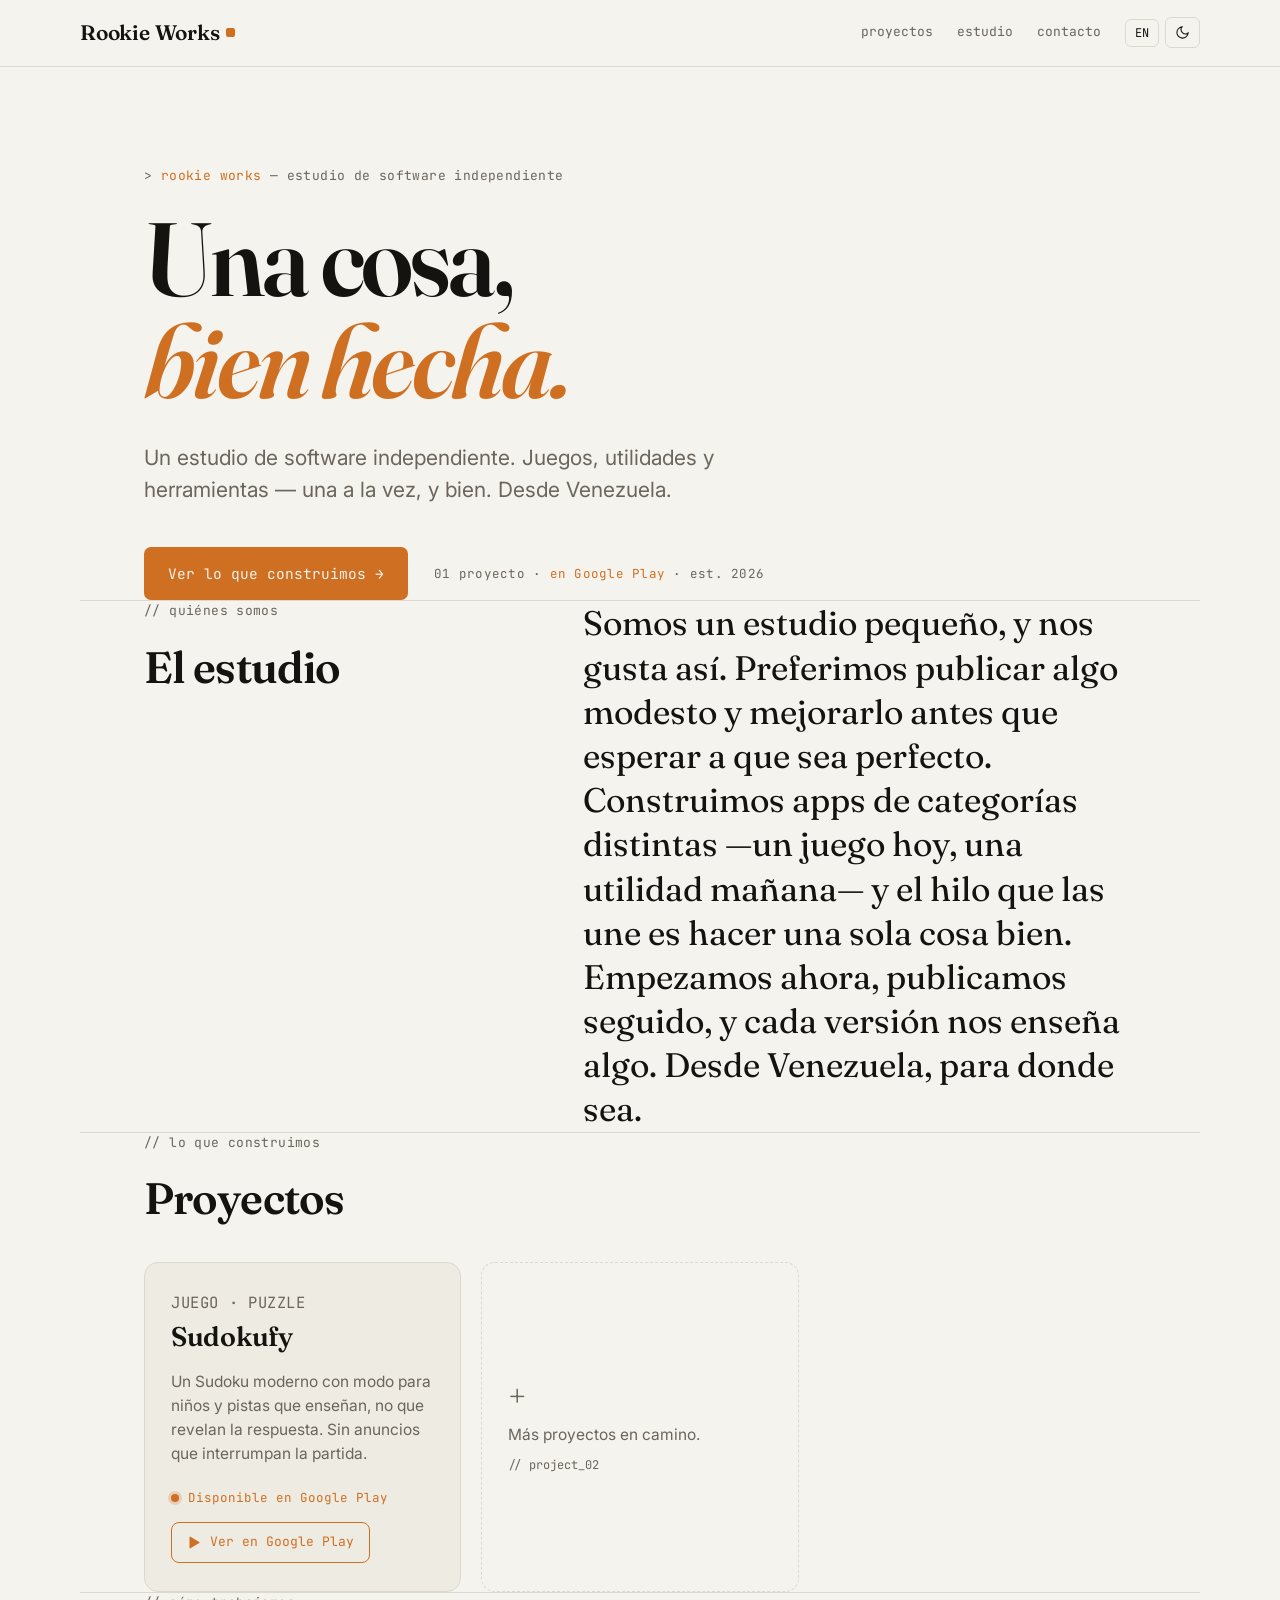
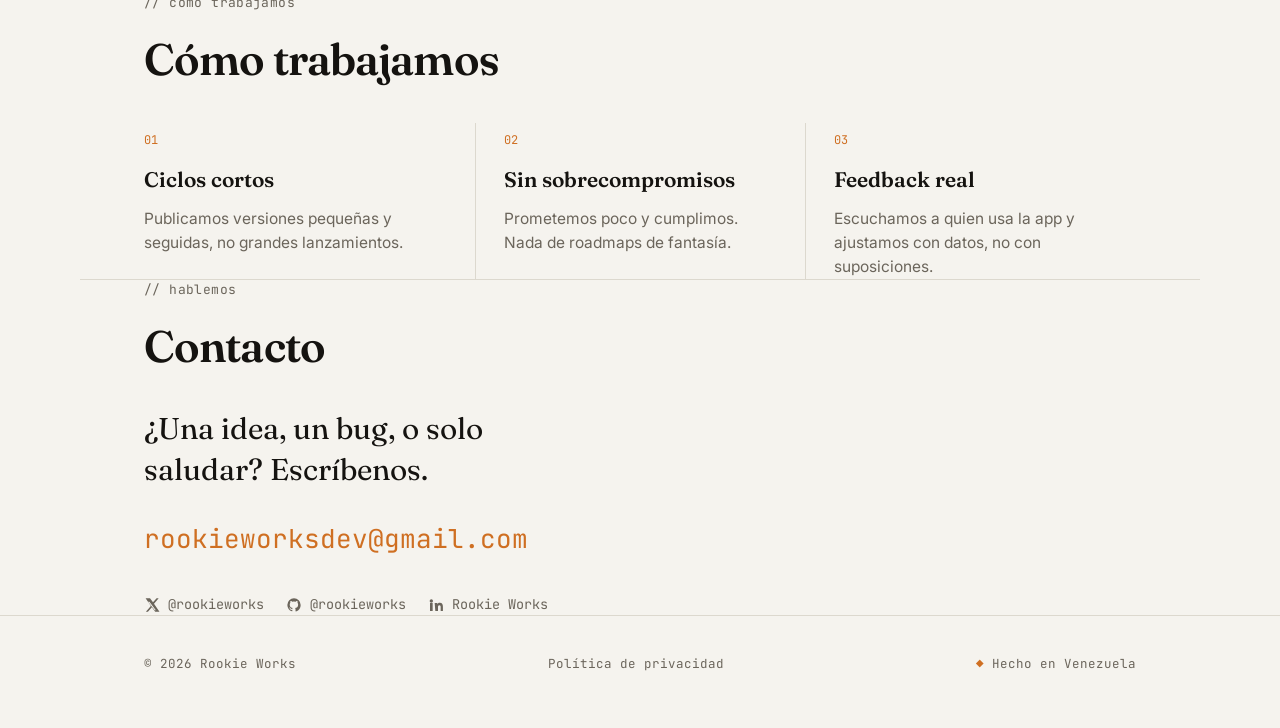
<file: index.html>
<!DOCTYPE html>
<html lang="es">
<head>
<meta charset="UTF-8">
<meta name="viewport" content="width=device-width, initial-scale=1">
<title>Rookie Works — Estudio de software independiente</title>
<meta name="description" content="Rookie Works es un estudio de software independiente. Juegos, utilidades y herramientas — una cosa, bien hecha. Desde Venezuela.">
<link rel="canonical" href="https://rookieworks.github.io/">
<link rel="alternate" hreflang="es" href="https://rookieworks.github.io/">
<link rel="alternate" hreflang="en" href="https://rookieworks.github.io/">
<link rel="alternate" hreflang="x-default" href="https://rookieworks.github.io/">
<meta property="og:type" content="website">
<meta property="og:site_name" content="Rookie Works">
<meta property="og:locale" content="es_ES">
<meta property="og:locale:alternate" content="en_US">
<meta property="og:title" content="Rookie Works — Estudio de software independiente">
<meta property="og:description" content="Juegos, utilidades y herramientas. Una cosa, bien hecha. Desde Venezuela.">
<meta property="og:url" content="https://rookieworks.github.io/">
<meta property="og:image" content="https://rookieworks.github.io/og.png">
<meta property="og:image:width" content="1200">
<meta property="og:image:height" content="630">
<meta property="og:image:alt" content="Rookie Works">
<meta name="twitter:card" content="summary_large_image">
<meta name="twitter:title" content="Rookie Works — Estudio de software independiente">
<meta name="twitter:description" content="Juegos, utilidades y herramientas. Una cosa, bien hecha. Desde Venezuela.">
<meta name="twitter:image" content="https://rookieworks.github.io/og.png">
<link rel="icon" href="/favicon.svg" type="image/svg+xml">
<link rel="icon" href="/favicon-32.png" sizes="32x32" type="image/png">
<link rel="apple-touch-icon" href="/apple-touch-icon.png">
<link rel="manifest" href="/site.webmanifest">
<meta name="theme-color" content="#F5F3EE" media="(prefers-color-scheme: light)">
<meta name="theme-color" content="#0E0E0C" media="(prefers-color-scheme: dark)">
<link rel="preconnect" href="https://fonts.googleapis.com">
<link rel="preconnect" href="https://fonts.gstatic.com" crossorigin>
<link href="https://fonts.googleapis.com/css2?family=Fraunces:ital,opsz,wght@0,9..144,400;0,9..144,600;1,9..144,600&family=Inter:wght@400;500&family=JetBrains+Mono:wght@400;500&display=swap" rel="stylesheet">
<style>
  :root{
    --bg:#F5F3EE; --bg-soft:#EEEBE3; --ink:#151310; --ink-soft:#6B655B;
    --line:#DCD8CE; --accent:#CF6F22; --accent-ink:#F5F3EE;
    --serif:"Fraunces",Georgia,"Times New Roman",serif;
    --mono:"JetBrains Mono",ui-monospace,"SF Mono",Menlo,monospace;
    --sans:"Inter",system-ui,-apple-system,"Segoe UI",sans-serif;
    --pad:clamp(20px,5vw,72px); --maxw:1120px;
  }
  @media (prefers-color-scheme:dark){
    :root{ --bg:#0E0E0C; --bg-soft:#161513; --ink:#EDE9E1; --ink-soft:#9A948A; --line:#2A2823; --accent:#E8833A; --accent-ink:#0E0E0C; }
  }
  :root[data-theme="light"]{ --bg:#F5F3EE; --bg-soft:#EEEBE3; --ink:#151310; --ink-soft:#6B655B; --line:#DCD8CE; --accent:#CF6F22; --accent-ink:#F5F3EE; }
  :root[data-theme="dark"]{ --bg:#0E0E0C; --bg-soft:#161513; --ink:#EDE9E1; --ink-soft:#9A948A; --line:#2A2823; --accent:#E8833A; --accent-ink:#0E0E0C; }

  *{box-sizing:border-box}
  html{scroll-behavior:smooth}
  body{margin:0;background:var(--bg);color:var(--ink);font-family:var(--sans);font-size:17px;line-height:1.6;
    -webkit-font-smoothing:antialiased;transition:background .4s ease,color .4s ease}
  a{color:inherit}
  ::selection{background:var(--accent);color:var(--accent-ink)}
  .wrap{max-width:var(--maxw);margin:0 auto;padding:0 var(--pad)}
  .skip{position:absolute;left:-999px;top:0;background:var(--accent);color:var(--accent-ink);padding:10px 16px;z-index:50;font-family:var(--mono);font-size:13px}
  .skip:focus{left:8px;top:8px}
  :focus-visible{outline:2px solid var(--accent);outline-offset:3px;border-radius:2px}

  .eyebrow{font-family:var(--mono);font-size:13px;letter-spacing:.03em;color:var(--ink-soft);margin:0 0 22px}
  .eyebrow b{color:var(--accent);font-weight:400}
  section{padding:clamp(64px,10vh,120px) 0;border-top:1px solid var(--line)}
  h2{font-family:var(--serif);font-weight:600;font-size:clamp(28px,4.4vw,44px);line-height:1.06;letter-spacing:-.02em;margin:0 0 40px;text-wrap:balance}

  /* header */
  header{position:sticky;top:0;z-index:40;background:color-mix(in srgb,var(--bg) 88%,transparent);
    backdrop-filter:blur(10px);border-bottom:1px solid var(--line)}
  .bar{display:flex;align-items:center;justify-content:space-between;padding:16px 0}
  .mark{font-family:var(--serif);font-size:21px;font-weight:600;letter-spacing:-.01em;text-decoration:none;display:inline-flex;align-items:center}
  .mark .dot{width:9px;height:9px;background:var(--accent);border-radius:2px;margin-left:7px}
  .navlinks{display:flex;align-items:center;gap:24px;font-family:var(--mono);font-size:13px;color:var(--ink-soft)}
  .navlinks a{text-decoration:none}
  .navlinks a:hover{color:var(--accent)}
  .tools{display:flex;align-items:center;gap:6px}
  .iconbtn{font-family:var(--mono);font-size:12px;background:transparent;color:var(--ink);border:1px solid var(--line);
    border-radius:6px;padding:7px 9px;cursor:pointer;line-height:1;display:inline-flex;align-items:center;gap:6px;transition:border-color .2s}
  .iconbtn:hover{border-color:var(--accent)}
  .iconbtn svg{width:15px;height:15px;display:block}

  /* hero */
  .hero{padding-top:clamp(56px,11vh,120px);border-top:none}
  .hero h1{font-family:var(--serif);font-weight:600;font-size:clamp(46px,9vw,104px);line-height:.98;letter-spacing:-.03em;margin:0;text-wrap:balance}
  .hero h1 em{font-style:italic;color:var(--accent);display:block}
  .hero .sub{font-size:clamp(17px,2.2vw,21px);color:var(--ink-soft);max-width:44ch;margin:30px 0 0;line-height:1.5}
  .cta-row{display:flex;flex-wrap:wrap;align-items:center;gap:18px 26px;margin-top:42px}
  .btn{font-family:var(--mono);font-size:14.5px;background:var(--accent);color:var(--accent-ink);border:none;
    padding:15px 24px;border-radius:7px;cursor:pointer;text-decoration:none;display:inline-block;transition:transform .15s ease,filter .15s ease}
  .btn:hover{filter:brightness(1.07);transform:translateY(-1px)}
  .meta{font-family:var(--mono);font-size:12.5px;color:var(--ink-soft);letter-spacing:.02em}
  .meta i{font-style:normal;color:var(--accent)}

  /* about */
  .about-body{font-family:var(--serif);font-size:clamp(20px,2.7vw,27px);line-height:1.45;max-width:24ch;font-weight:400}
  .about-grid{display:grid;grid-template-columns:1fr;gap:8px}
  @media(min-width:820px){.about-grid{grid-template-columns:minmax(0,.9fr) minmax(0,1.3fr);gap:56px;align-items:start}
    .about-body{max-width:34ch}}
  .about-lead{font-family:var(--serif);font-size:clamp(24px,3.4vw,34px);line-height:1.3;margin:0}

  /* projects */
  .cards{display:grid;grid-template-columns:repeat(auto-fill,minmax(300px,1fr));gap:20px}
  .card{background:var(--bg-soft);border:1px solid var(--line);border-radius:14px;padding:28px 26px;display:flex;flex-direction:column;min-height:260px;transition:border-color .25s ease,transform .25s ease}
  .card:hover{border-color:var(--accent);transform:translateY(-3px)}
  .chip{font-family:var(--mono);font-size:11.5px;letter-spacing:.04em;text-transform:uppercase;color:var(--ink-soft);margin:0 0 20px}
  .card h3{font-family:var(--serif);font-weight:600;font-size:27px;letter-spacing:-.01em;margin:0 0 12px}
  .card p{margin:0;color:var(--ink-soft);font-size:15.5px;line-height:1.55}
  .card-foot{margin-top:auto;padding-top:22px;display:flex;flex-direction:column;gap:14px;align-items:flex-start}
  .card .status{display:inline-flex;align-items:center;gap:9px;font-family:var(--mono);font-size:12.5px;color:var(--accent)}
  .status .led{width:8px;height:8px;border-radius:50%;background:var(--accent);box-shadow:0 0 0 3px color-mix(in srgb,var(--accent) 22%,transparent)}
  .playbtn{font-family:var(--mono);font-size:13px;color:var(--accent);text-decoration:none;border:1px solid var(--accent);border-radius:8px;padding:9px 15px;display:inline-flex;align-items:center;gap:8px;transition:background .18s ease,color .18s ease,transform .15s ease}
  .playbtn:hover{background:var(--accent);color:var(--accent-ink);transform:translateY(-1px)}
  .playbtn svg{width:15px;height:15px}
  .card.ghost{background:transparent;border-style:dashed;justify-content:center;align-items:flex-start;color:var(--ink-soft)}
  .card.ghost .plus{font-family:var(--serif);font-size:34px;color:var(--ink-soft);margin-bottom:10px;line-height:1}
  .card.ghost code{font-family:var(--mono);font-size:12px;color:var(--ink-soft);margin-top:8px}

  /* how we work */
  .work{display:grid;grid-template-columns:1fr;gap:2px;counter-reset:w}
  @media(min-width:760px){.work{grid-template-columns:repeat(3,1fr);gap:0}}
  .wcell{padding:28px 0;border-top:1px solid var(--line)}
  @media(min-width:760px){.wcell{padding:8px 28px 0;border-top:none;border-left:1px solid var(--line)}.wcell:first-child{padding-left:0;border-left:none}}
  .wcell .n{font-family:var(--mono);font-size:12px;color:var(--accent);margin:0 0 14px}
  .wcell h3{font-family:var(--serif);font-weight:600;font-size:21px;margin:0 0 10px}
  .wcell p{margin:0;color:var(--ink-soft);font-size:15.5px;line-height:1.55}

  /* contact */
  .contact-lead{font-family:var(--serif);font-size:clamp(22px,3vw,30px);line-height:1.35;margin:0 0 28px;max-width:22ch}
  .email{font-family:var(--mono);font-size:clamp(18px,3vw,26px);color:var(--accent);text-decoration:none;border-bottom:1px solid transparent;transition:border-color .2s}
  .email:hover{border-color:var(--accent)}
  .socials{display:flex;flex-wrap:wrap;gap:22px;margin-top:34px;font-family:var(--mono);font-size:13.5px}
  .socials a{color:var(--ink-soft);text-decoration:none;display:inline-flex;align-items:center;gap:8px}
  .socials a:hover{color:var(--accent)}
  .socials svg{width:16px;height:16px}

  /* footer */
  footer{border-top:1px solid var(--line);padding:38px 0 54px}
  .foot{display:flex;flex-wrap:wrap;gap:16px 30px;align-items:center;justify-content:space-between;font-family:var(--mono);font-size:12.5px;color:var(--ink-soft)}
  .foot a{color:var(--ink-soft);text-decoration:none}
  .foot a:hover{color:var(--accent)}
  .foot .made i{font-style:normal;color:var(--accent)}

  /* reveal animation */
  .rv{opacity:0;transform:translateY(16px);transition:opacity .7s ease,transform .7s ease}
  .rv.in{opacity:1;transform:none}
  @media (prefers-reduced-motion:reduce){
    html{scroll-behavior:auto}
    .rv{opacity:1;transform:none;transition:none}
    .btn,.card{transition:none}
  }
  @media(max-width:680px){.navlinks .nlink{display:none}}
</style>
</head>
<body>
<a class="skip" href="#main" data-i18n="skip">Saltar al contenido</a>

<header>
  <div class="wrap bar">
    <a class="mark" href="#top">Rookie Works<span class="dot" aria-hidden="true"></span></a>
    <div class="navlinks">
      <a class="nlink" href="#proyectos" data-i18n="nav_projects">proyectos</a>
      <a class="nlink" href="#estudio" data-i18n="nav_studio">estudio</a>
      <a class="nlink" href="#contacto" data-i18n="nav_contact">contacto</a>
      <div class="tools">
        <button class="iconbtn" id="lang" aria-label="Switch to English">EN</button>
        <button class="iconbtn" id="theme" aria-label="Cambiar tema"></button>
      </div>
    </div>
  </div>
</header>

<main id="main">
<span id="top"></span>

<section class="hero wrap" aria-labelledby="h1">
  <p class="eyebrow">&gt; <b>rookie works</b> — <span data-i18n="hero_eyebrow">estudio de software independiente</span></p>
  <h1 id="h1"><span data-i18n="hero_h1a">Una cosa,</span><em data-i18n="hero_h1b">bien hecha.</em></h1>
  <p class="sub" data-i18n="hero_sub">Un estudio de software independiente. Juegos, utilidades y herramientas — una a la vez, y bien. Desde Venezuela.</p>
  <div class="cta-row">
    <a class="btn" href="#proyectos" data-i18n="hero_cta">Ver lo que construimos →</a>
    <span class="meta">01 <span data-i18n="meta_proj">proyecto</span> · <i data-i18n="meta_state">en Google Play</i> · est. 2026</span>
  </div>
</section>

<section id="estudio" class="wrap">
  <div class="about-grid">
    <div>
      <p class="eyebrow">// <span data-i18n="about_eyebrow">quiénes somos</span></p>
      <h2 style="margin-bottom:0" data-i18n="about_title">El estudio</h2>
    </div>
    <div>
      <p class="about-lead" data-i18n="about_body">Somos un estudio pequeño, y nos gusta así. Preferimos publicar algo modesto y mejorarlo antes que esperar a que sea perfecto. Construimos apps de categorías distintas —un juego hoy, una utilidad mañana— y el hilo que las une es hacer una sola cosa bien. Empezamos ahora, publicamos seguido, y cada versión nos enseña algo. Desde Venezuela, para donde sea.</p>
    </div>
  </div>
</section>

<section id="proyectos" class="wrap">
  <p class="eyebrow">// <span data-i18n="proj_eyebrow">lo que construimos</span></p>
  <h2 data-i18n="proj_title">Proyectos</h2>
  <div class="cards">
    <!-- Para agregar un proyecto: duplica este bloque .card y edita chip / h3 / p / status -->
    <article class="card">
      <p class="chip" data-i18n="p1_cat">Juego · Puzzle</p>
      <h3>Sudokufy</h3>
      <p data-i18n="p1_desc">Un Sudoku moderno con modo para niños y pistas que enseñan, no que revelan la respuesta. Sin anuncios que interrumpan la partida.</p>
      <div class="card-foot">
        <span class="status"><span class="led" aria-hidden="true"></span><span data-i18n="p1_status">Disponible en Google Play</span></span>
        <a class="playbtn" href="https://play.google.com/store/apps/details?id=com.rookieworks.sudokubloom" target="_blank" rel="noopener" aria-label="Ver Sudokufy en Google Play"><svg viewBox="0 0 24 24" fill="currentColor" aria-hidden="true"><path d="M4 3.5v17a1 1 0 001.5.87l14-8.5a1 1 0 000-1.74l-14-8.5A1 1 0 004 3.5z"/></svg><span data-i18n="p1_cta">Ver en Google Play</span></a>
      </div>
    </article>
    <article class="card ghost" aria-hidden="true">
      <span class="plus">+</span>
      <p data-i18n="p_soon">Más proyectos en camino.</p>
      <code>// project_02</code>
    </article>
  </div>
</section>

<section id="trabajo" class="wrap">
  <p class="eyebrow">// <span data-i18n="work_eyebrow">cómo trabajamos</span></p>
  <h2 data-i18n="work_title">Cómo trabajamos</h2>
  <div class="work">
    <div class="wcell">
      <p class="n">01</p>
      <h3 data-i18n="w1t">Ciclos cortos</h3>
      <p data-i18n="w1d">Publicamos versiones pequeñas y seguidas, no grandes lanzamientos.</p>
    </div>
    <div class="wcell">
      <p class="n">02</p>
      <h3 data-i18n="w2t">Sin sobrecompromisos</h3>
      <p data-i18n="w2d">Prometemos poco y cumplimos. Nada de roadmaps de fantasía.</p>
    </div>
    <div class="wcell">
      <p class="n">03</p>
      <h3 data-i18n="w3t">Feedback real</h3>
      <p data-i18n="w3d">Escuchamos a quien usa la app y ajustamos con datos, no con suposiciones.</p>
    </div>
  </div>
</section>

<section id="contacto" class="wrap">
  <p class="eyebrow">// <span data-i18n="contact_eyebrow">hablemos</span></p>
  <h2 data-i18n="contact_title">Contacto</h2>
  <p class="contact-lead" data-i18n="contact_body">¿Una idea, un bug, o solo saludar? Escríbenos.</p>
  <!-- REEMPLAZA el email aquí (aparece 2 veces: en href y en el texto) por tu Gmail real -->
  <a class="email" href="mailto:rookieworksdev@gmail.com">rookieworksdev@gmail.com</a>
  <div class="socials">
    <a href="#" aria-label="X (Twitter)"><svg viewBox="0 0 24 24" fill="currentColor" aria-hidden="true"><path d="M18.9 2H22l-7 8 8.2 12h-6.4l-5-6.6L5.9 22H2.8l7.5-8.6L2.4 2h6.6l4.5 6zM17.8 20l-9.7-13H6.2l9.8 13z"/></svg>@rookieworks</a>
    <a href="#" aria-label="GitHub"><svg viewBox="0 0 24 24" fill="currentColor" aria-hidden="true"><path d="M12 2A10 10 0 002 12c0 4.4 2.9 8.2 6.8 9.5.5.1.7-.2.7-.5v-1.7c-2.8.6-3.4-1.3-3.4-1.3-.4-1.2-1.1-1.5-1.1-1.5-.9-.6.1-.6.1-.6 1 .1 1.5 1 1.5 1 .9 1.6 2.4 1.1 3 .9.1-.7.4-1.1.6-1.4-2.2-.2-4.6-1.1-4.6-4.9 0-1.1.4-2 1-2.7-.1-.3-.4-1.3.1-2.7 0 0 .8-.3 2.7 1a9.4 9.4 0 015 0c1.9-1.3 2.7-1 2.7-1 .5 1.4.2 2.4.1 2.7.6.7 1 1.6 1 2.7 0 3.8-2.3 4.7-4.6 4.9.4.3.7.9.7 1.9v2.8c0 .3.2.6.7.5A10 10 0 0022 12 10 10 0 0012 2z"/></svg>@rookieworks</a>
    <a href="#" aria-label="LinkedIn"><svg viewBox="0 0 24 24" fill="currentColor" aria-hidden="true"><path d="M4.98 3.5A2.5 2.5 0 002.5 6a2.5 2.5 0 005 0 2.5 2.5 0 00-2.52-2.5zM3 9h4v12H3zM10 9h3.8v1.7h.05c.53-1 1.83-2.05 3.77-2.05 4 0 4.75 2.65 4.75 6.1V21H19v-5.5c0-1.3 0-3-1.85-3S15 14 15 15.4V21h-4z"/></svg>Rookie Works</a>
  </div>
</section>
</main>

<footer>
  <div class="wrap foot">
    <span>© <span id="year">2026</span> Rookie Works</span>
    <a href="privacy.html" id="privacy" data-i18n="foot_privacy">Política de privacidad</a>
    <span class="made"><i>◆</i> <span data-i18n="foot_made">Hecho en Venezuela</span></span>
  </div>
</footer>

<script>
(function(){
  var root=document.documentElement;
  var moon='<svg viewBox="0 0 24 24" fill="none" stroke="currentColor" stroke-width="1.7"><path d="M21 12.8A9 9 0 1111.2 3a7 7 0 009.8 9.8z"/></svg>';
  var sun='<svg viewBox="0 0 24 24" fill="none" stroke="currentColor" stroke-width="1.7"><circle cx="12" cy="12" r="4"/><path d="M12 2v2M12 20v2M4 12H2M22 12h-2M5 5l1.5 1.5M17.5 17.5L19 19M19 5l-1.5 1.5M6.5 17.5L5 19"/></svg>';

  function currentTheme(){
    var t=root.getAttribute('data-theme');
    if(t) return t;
    return window.matchMedia('(prefers-color-scheme:dark)').matches?'dark':'light';
  }
  function paintThemeBtn(){
    document.getElementById('theme').innerHTML = currentTheme()==='dark'? sun : moon;
  }
  var savedTheme=localStorage.getItem('rw-theme');
  if(savedTheme) root.setAttribute('data-theme',savedTheme);
  paintThemeBtn();
  document.getElementById('theme').addEventListener('click',function(){
    var next=currentTheme()==='dark'?'light':'dark';
    root.setAttribute('data-theme',next);
    localStorage.setItem('rw-theme',next);
    paintThemeBtn();
  });

  var dict={en:{
    skip:"Skip to content", nav_projects:"projects", nav_studio:"studio", nav_contact:"contact",
    hero_eyebrow:"independent software studio", hero_h1a:"One thing,", hero_h1b:"done well.",
    hero_sub:"An independent software studio. Games, utilities and tools — one at a time, done right. From Venezuela.",
    hero_cta:"See what we build →", meta_proj:"project", meta_state:"on Google Play",
    about_eyebrow:"who we are", about_title:"The studio",
    about_body:"We're a small studio, and we like it that way. We'd rather ship something modest and improve it than wait for perfect. We build apps across categories —a game today, a utility tomorrow— and the thread tying them together is doing one thing well. We're starting now, we ship often, and every release teaches us something. From Venezuela, for anywhere.",
    proj_eyebrow:"what we build", proj_title:"Projects",
    p1_cat:"Game · Puzzle", p1_desc:"A modern Sudoku with a kids mode and hints that teach instead of just revealing the answer. No ads interrupting your game.", p1_status:"Available on Google Play", p1_cta:"See it on Google Play",
    p_soon:"More projects on the way.",
    work_eyebrow:"how we work", work_title:"How we work",
    w1t:"Short cycles", w1d:"We ship small, frequent releases instead of big launches.",
    w2t:"No overpromising", w2d:"We promise little and deliver. No fantasy roadmaps.",
    w3t:"Real feedback", w3d:"We listen to real users and adjust with data, not guesses.",
    contact_eyebrow:"say hello", contact_title:"Contact", contact_body:"An idea, a bug, or just to say hi? Drop us a line.",
    foot_privacy:"Privacy policy", foot_made:"Made in Venezuela"
  }};
  var esCache={};
  function setLang(lang){
    var nodes=document.querySelectorAll('[data-i18n]');
    nodes.forEach(function(el){
      var k=el.getAttribute('data-i18n');
      if(lang==='es'){ if(esCache[k]!==undefined) el.textContent=esCache[k]; }
      else { if(esCache[k]===undefined) esCache[k]=el.textContent; if(dict.en[k]!==undefined) el.textContent=dict.en[k]; }
    });
    root.setAttribute('lang',lang);
    document.getElementById('privacy').setAttribute('href', lang==='es'?'privacy.html':'privacy-en.html');
    var lb=document.getElementById('lang');
    lb.textContent = lang==='es'?'EN':'ES';
    lb.setAttribute('aria-label', lang==='es'?'Switch to English':'Cambiar a español');
    localStorage.setItem('rw-lang',lang);
  }
  document.getElementById('lang').addEventListener('click',function(){
    setLang(root.getAttribute('lang')==='es'?'en':'es');
  });
  if(localStorage.getItem('rw-lang')==='en') setLang('en');

  document.getElementById('year').textContent=new Date().getFullYear();

  var io;
  if('IntersectionObserver' in window && !window.matchMedia('(prefers-reduced-motion:reduce)').matches){
    io=new IntersectionObserver(function(es){
      es.forEach(function(e){ if(e.isIntersecting){ e.target.classList.add('in'); io.unobserve(e.target); } });
    },{threshold:.12});
    document.querySelectorAll('section > .eyebrow, section h1, section h2, .card, .wcell, .about-lead, .sub, .cta-row, .contact-lead, .email, .socials').forEach(function(el,i){
      el.classList.add('rv'); el.style.transitionDelay=(i%4*40)+'ms'; io.observe(el);
    });
  }
})();
</script>
</body>
</html>
</file>
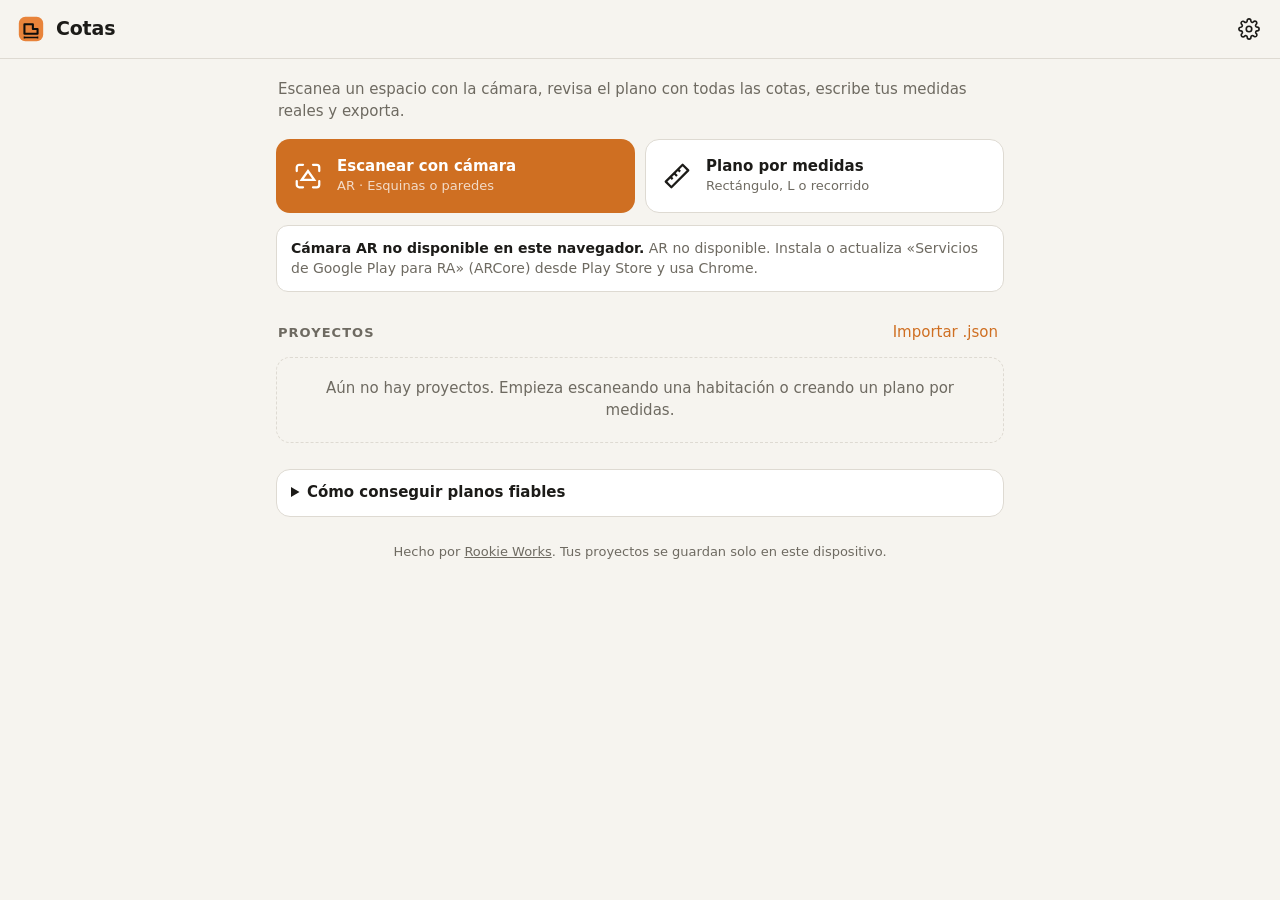
<file: cotas/index.html>
<!doctype html>
<html lang="es">
<head>
<meta charset="utf-8">
<meta name="viewport" content="width=device-width, initial-scale=1, viewport-fit=cover, interactive-widget=resizes-content">
<title>Cotas — planos con la cámara</title>
<meta name="description" content="Escanea una habitación con la cámara del móvil, obtén el plano 2D y 3D con todas las cotas, introduce tus medidas reales y exporta a PDF, DXF y 3D.">
<meta name="theme-color" content="#0E0E0C" media="(prefers-color-scheme: dark)">
<meta name="theme-color" content="#F6F4EF" media="(prefers-color-scheme: light)">
<meta name="robots" content="noindex">
<link rel="manifest" href="manifest.webmanifest">
<link rel="icon" href="icons/icon.svg" type="image/svg+xml">
<link rel="apple-touch-icon" href="icons/icon-192.png">
<link rel="stylesheet" href="app.css">
<script type="importmap">{ "imports": { "three": "./vendor/three/three.module.min.js", "three/addons/": "./vendor/three/addons/" } }</script>
<script>try{var t=localStorage.getItem('cotas.theme');if(t)document.documentElement.dataset.theme=t}catch(e){}</script>
<script type="module" src="js/main.js"></script>
</head>
<body>
<div id="app">

  <!-- ============ INICIO ============ -->
  <section id="v-home" class="view">
    <header class="bar">
      <div class="brand"><svg viewBox="0 0 32 32" class="logo" aria-hidden="true"><use href="#i-logo"/></svg><span>Cotas</span></div>
      <div class="grow"></div>
      <button class="icon-btn" data-act="install" hidden title="Instalar app"><svg><use href="#i-download"/></svg></button>
      <button class="icon-btn" data-act="settings" title="Ajustes"><svg><use href="#i-settings"/></svg></button>
    </header>
    <main class="home scroll">
      <p class="lead">Escanea un espacio con la cámara, revisa el plano con todas las cotas, escribe tus medidas reales y exporta.</p>
      <div class="hero-actions">
        <button class="big primary" data-act="new-scan"><svg><use href="#i-scan"/></svg><span><b>Escanear con cámara</b><small>AR · Esquinas o paredes</small></span></button>
        <button class="big" data-act="new-manual"><svg><use href="#i-ruler"/></svg><span><b>Plano por medidas</b><small>Rectángulo, L o recorrido</small></span></button>
      </div>
      <div id="ar-status" class="note" hidden></div>
      <div class="section-head"><h2>Proyectos</h2><button class="link" data-act="import">Importar .json</button></div>
      <div id="project-list" class="project-list"></div>
      <details class="help">
        <summary>Cómo conseguir planos fiables</summary>
        <ol>
          <li><b>Escanea</b> con buena luz. Primero fija el suelo; después marca las esquinas a ras de suelo. Si un mueble tapa una esquina, usa el modo <b>Paredes</b>: marca dos puntos de cada pared donde se vea y la esquina se calcula sola.</li>
          <li>La app <b>escuadra</b> automáticamente las esquinas que salen casi a 90°.</li>
          <li>En la pestaña <b>Cotas</b> escribe lo que midas con cinta o medidor láser. El plano se recalcula para cumplir tus medidas exactas.</li>
          <li>Si te avisa de que <b>falta una medida</b>, mide la diagonal que te sugiere: con eso la forma queda determinada sin depender del escaneo.</li>
          <li>Si dos medidas no cuadran, verás el <b>error de cierre</b> en rojo para volver a medir esa pared.</li>
        </ol>
      </details>
      <p class="foot">Hecho por <a href="/">Rookie Works</a>. Tus proyectos se guardan solo en este dispositivo.</p>
    </main>
  </section>

  <!-- ============ PROYECTO ============ -->
  <section id="v-project" class="view" hidden>
    <header class="bar">
      <button class="icon-btn" data-act="back" title="Volver"><svg><use href="#i-back"/></svg></button>
      <input id="proj-name" class="title-input" aria-label="Nombre del proyecto" maxlength="80">
      <button class="icon-btn" data-act="undo" title="Deshacer"><svg><use href="#i-undo"/></svg></button>
      <button class="icon-btn" data-act="redo" title="Rehacer"><svg><use href="#i-redo"/></svg></button>
      <button class="icon-btn" data-act="proj-menu" title="Más"><svg><use href="#i-more"/></svg></button>
    </header>
    <div class="tabs-body">
      <div id="tab-plan" class="tab">
        <div id="plan-host" class="plan-host"></div>
        <div class="plan-top">
          <div class="seg" id="tools">
            <button data-tool="dims" class="on">Cotas</button>
            <button data-tool="shape">Forma</button>
            <button data-tool="openings">Huecos</button>
            <button data-tool="move">Mover</button>
          </div>
        </div>
        <button class="status-chip" id="plan-status" data-act="goto-dims"></button>
        <div class="plan-fabs">
          <button class="icon-btn fab-sm" data-act="zoom-in" title="Acercar"><svg><use href="#i-plus"/></svg></button>
          <button class="icon-btn fab-sm" data-act="zoom-out" title="Alejar"><svg><use href="#i-minus"/></svg></button>
          <button class="icon-btn fab-sm" data-act="fit" title="Encuadrar"><svg><use href="#i-fit"/></svg></button>
          <button class="fab" data-act="add-room" title="Añadir habitación"><svg><use href="#i-plus"/></svg><span>Habitación</span></button>
        </div>
        <div class="tool-hint" id="tool-hint"></div>
      </div>
      <div id="tab-dims" class="tab scroll" hidden></div>
      <div id="tab-3d" class="tab" hidden>
        <div id="v3d-host" class="v3d-host"></div>
        <div class="v3d-tools">
          <button data-v3d="persp" class="chip-btn">3D</button>
          <button data-v3d="top" class="chip-btn">Planta</button>
          <button data-v3d="low" class="chip-btn" aria-pressed="false">Muros bajos</button>
          <button data-v3d="ceiling" class="chip-btn" aria-pressed="false">Techo</button>
          <button data-v3d="shot" class="chip-btn">Captura</button>
        </div>
      </div>
      <div id="tab-export" class="tab scroll" hidden></div>
    </div>
    <nav class="tabbar">
      <button data-tab="plan" class="on"><svg><use href="#i-plan"/></svg><span>Plano</span></button>
      <button data-tab="dims"><svg><use href="#i-ruler"/></svg><span>Cotas</span></button>
      <button data-tab="3d"><svg><use href="#i-cube"/></svg><span>3D</span></button>
      <button data-tab="export"><svg><use href="#i-share"/></svg><span>Exportar</span></button>
    </nav>
  </section>
</div>

<div id="scrim" hidden></div>
<div id="sheet" class="sheet" hidden role="dialog" aria-modal="true"></div>
<div id="toast" hidden></div>
<input type="file" id="file-in" accept=".json,application/json" hidden>

<!-- ============ OVERLAY AR (dom-overlay de WebXR) ============ -->
<div id="ar-overlay" hidden>
  <div class="ar-top">
    <button data-ar="exit" class="ar-x" aria-label="Salir"><svg><use href="#i-close"/></svg></button>
    <div class="ar-step"></div>
    <div class="ar-modes seg dark">
      <button data-ar="mode-corners">Esquinas</button>
      <button data-ar="mode-lines">Paredes</button>
    </div>
  </div>
  <div class="ar-msg"></div>
  <div class="ar-cross" data-state="bad"><i></i><b class="ar-live"></b></div>
  <div class="ar-toast" hidden></div>
  <div class="ar-dialog" hidden></div>
  <div class="ar-bottom">
    <div class="ar-count"></div>
    <div class="ar-actions"></div>
    <div class="ar-main">
      <button data-ar="undo" class="ar-round" aria-label="Deshacer"><svg><use href="#i-undo"/></svg></button>
      <button data-ar="add" class="ar-add">＋</button>
      <span class="ar-round ghost"></span>
    </div>
  </div>
</div>

<div id="print-root"></div>

<!-- ============ ICONOS ============ -->
<svg class="icon-defs" aria-hidden="true">
  <defs>
    <symbol id="i-logo" viewBox="0 0 32 32"><rect x="3" y="3" width="26" height="26" rx="7" fill="#E8833A"/><path d="M9 21V11h9v5h5v5z" fill="none" stroke="#0E0E0C" stroke-width="2.2" stroke-linejoin="round"/><path d="M9 25h14M9 24v2M23 24v2" stroke="#0E0E0C" stroke-width="1.6"/></symbol>
    <symbol id="i-settings" viewBox="0 0 24 24"><g fill="none" stroke="currentColor" stroke-width="1.8"><circle cx="12" cy="12" r="3"/><path d="M19.4 15a1.7 1.7 0 0 0 .3 1.8l.1.1a2 2 0 1 1-2.8 2.8l-.1-.1a1.7 1.7 0 0 0-1.8-.3 1.7 1.7 0 0 0-1 1.5V21a2 2 0 1 1-4 0v-.1a1.7 1.7 0 0 0-1.1-1.5 1.7 1.7 0 0 0-1.8.3l-.1.1a2 2 0 1 1-2.8-2.8l.1-.1a1.7 1.7 0 0 0 .3-1.8 1.7 1.7 0 0 0-1.5-1H3a2 2 0 1 1 0-4h.1a1.7 1.7 0 0 0 1.5-1.1 1.7 1.7 0 0 0-.3-1.8l-.1-.1a2 2 0 1 1 2.8-2.8l.1.1a1.7 1.7 0 0 0 1.8.3H9a1.7 1.7 0 0 0 1-1.5V3a2 2 0 1 1 4 0v.1a1.7 1.7 0 0 0 1 1.5 1.7 1.7 0 0 0 1.8-.3l.1-.1a2 2 0 1 1 2.8 2.8l-.1.1a1.7 1.7 0 0 0-.3 1.8V9a1.7 1.7 0 0 0 1.5 1H21a2 2 0 1 1 0 4h-.1a1.7 1.7 0 0 0-1.5 1z"/></g></symbol>
    <symbol id="i-scan" viewBox="0 0 24 24"><g fill="none" stroke="currentColor" stroke-width="1.8" stroke-linecap="round"><path d="M3 8V5a2 2 0 0 1 2-2h3M16 3h3a2 2 0 0 1 2 2v3M21 16v3a2 2 0 0 1-2 2h-3M8 21H5a2 2 0 0 1-2-2v-3"/><path d="M7 15l5-7 5 7z"/></g></symbol>
    <symbol id="i-ruler" viewBox="0 0 24 24"><g fill="none" stroke="currentColor" stroke-width="1.8" stroke-linejoin="round"><path d="M3 16.5 16.5 3 21 7.5 7.5 21z"/><path d="M7 13l1.5 1.5M10 10l2 2M13 7l1.5 1.5"/></g></symbol>
    <symbol id="i-back" viewBox="0 0 24 24"><path d="M15 5l-7 7 7 7" fill="none" stroke="currentColor" stroke-width="2" stroke-linecap="round" stroke-linejoin="round"/></symbol>
    <symbol id="i-undo" viewBox="0 0 24 24"><path d="M9 14 4 9l5-5M4 9h11a5 5 0 0 1 0 10h-3" fill="none" stroke="currentColor" stroke-width="1.9" stroke-linecap="round" stroke-linejoin="round"/></symbol>
    <symbol id="i-redo" viewBox="0 0 24 24"><path d="m15 14 5-5-5-5M20 9H9a5 5 0 0 0 0 10h3" fill="none" stroke="currentColor" stroke-width="1.9" stroke-linecap="round" stroke-linejoin="round"/></symbol>
    <symbol id="i-more" viewBox="0 0 24 24"><g fill="currentColor"><circle cx="12" cy="5" r="1.8"/><circle cx="12" cy="12" r="1.8"/><circle cx="12" cy="19" r="1.8"/></g></symbol>
    <symbol id="i-plus" viewBox="0 0 24 24"><path d="M12 5v14M5 12h14" stroke="currentColor" stroke-width="2" stroke-linecap="round"/></symbol>
    <symbol id="i-minus" viewBox="0 0 24 24"><path d="M5 12h14" stroke="currentColor" stroke-width="2" stroke-linecap="round"/></symbol>
    <symbol id="i-fit" viewBox="0 0 24 24"><path d="M4 9V4h5M15 4h5v5M20 15v5h-5M9 20H4v-5" fill="none" stroke="currentColor" stroke-width="1.9" stroke-linecap="round"/></symbol>
    <symbol id="i-plan" viewBox="0 0 24 24"><g fill="none" stroke="currentColor" stroke-width="1.8" stroke-linejoin="round"><path d="M3 3h18v18H3z"/><path d="M3 12h7v9M14 3v6h7"/></g></symbol>
    <symbol id="i-cube" viewBox="0 0 24 24"><g fill="none" stroke="currentColor" stroke-width="1.8" stroke-linejoin="round"><path d="M12 2 21 7v10l-9 5-9-5V7z"/><path d="M3 7l9 5 9-5M12 12v10"/></g></symbol>
    <symbol id="i-share" viewBox="0 0 24 24"><g fill="none" stroke="currentColor" stroke-width="1.8" stroke-linecap="round" stroke-linejoin="round"><path d="M12 15V3M7 8l5-5 5 5"/><path d="M5 12v7a2 2 0 0 0 2 2h10a2 2 0 0 0 2-2v-7"/></g></symbol>
    <symbol id="i-download" viewBox="0 0 24 24"><g fill="none" stroke="currentColor" stroke-width="1.8" stroke-linecap="round" stroke-linejoin="round"><path d="M12 3v12M7 10l5 5 5-5M5 21h14"/></g></symbol>
    <symbol id="i-close" viewBox="0 0 24 24"><path d="M6 6l12 12M18 6 6 18" stroke="currentColor" stroke-width="2.2" stroke-linecap="round"/></symbol>
    <symbol id="i-lock" viewBox="0 0 24 24"><g fill="none" stroke="currentColor" stroke-width="2"><rect x="5" y="11" width="14" height="10" rx="2"/><path d="M8 11V8a4 4 0 0 1 8 0v3"/></g></symbol>
    <symbol id="i-check" viewBox="0 0 24 24"><path d="m5 12 5 5 9-10" fill="none" stroke="currentColor" stroke-width="2.2" stroke-linecap="round" stroke-linejoin="round"/></symbol>
    <symbol id="i-warn" viewBox="0 0 24 24"><g fill="none" stroke="currentColor" stroke-width="2" stroke-linecap="round"><path d="M12 3 2 20h20z" stroke-linejoin="round"/><path d="M12 10v4M12 17h0"/></g></symbol>
  </defs>
</svg>
</body>
</html>
</file>
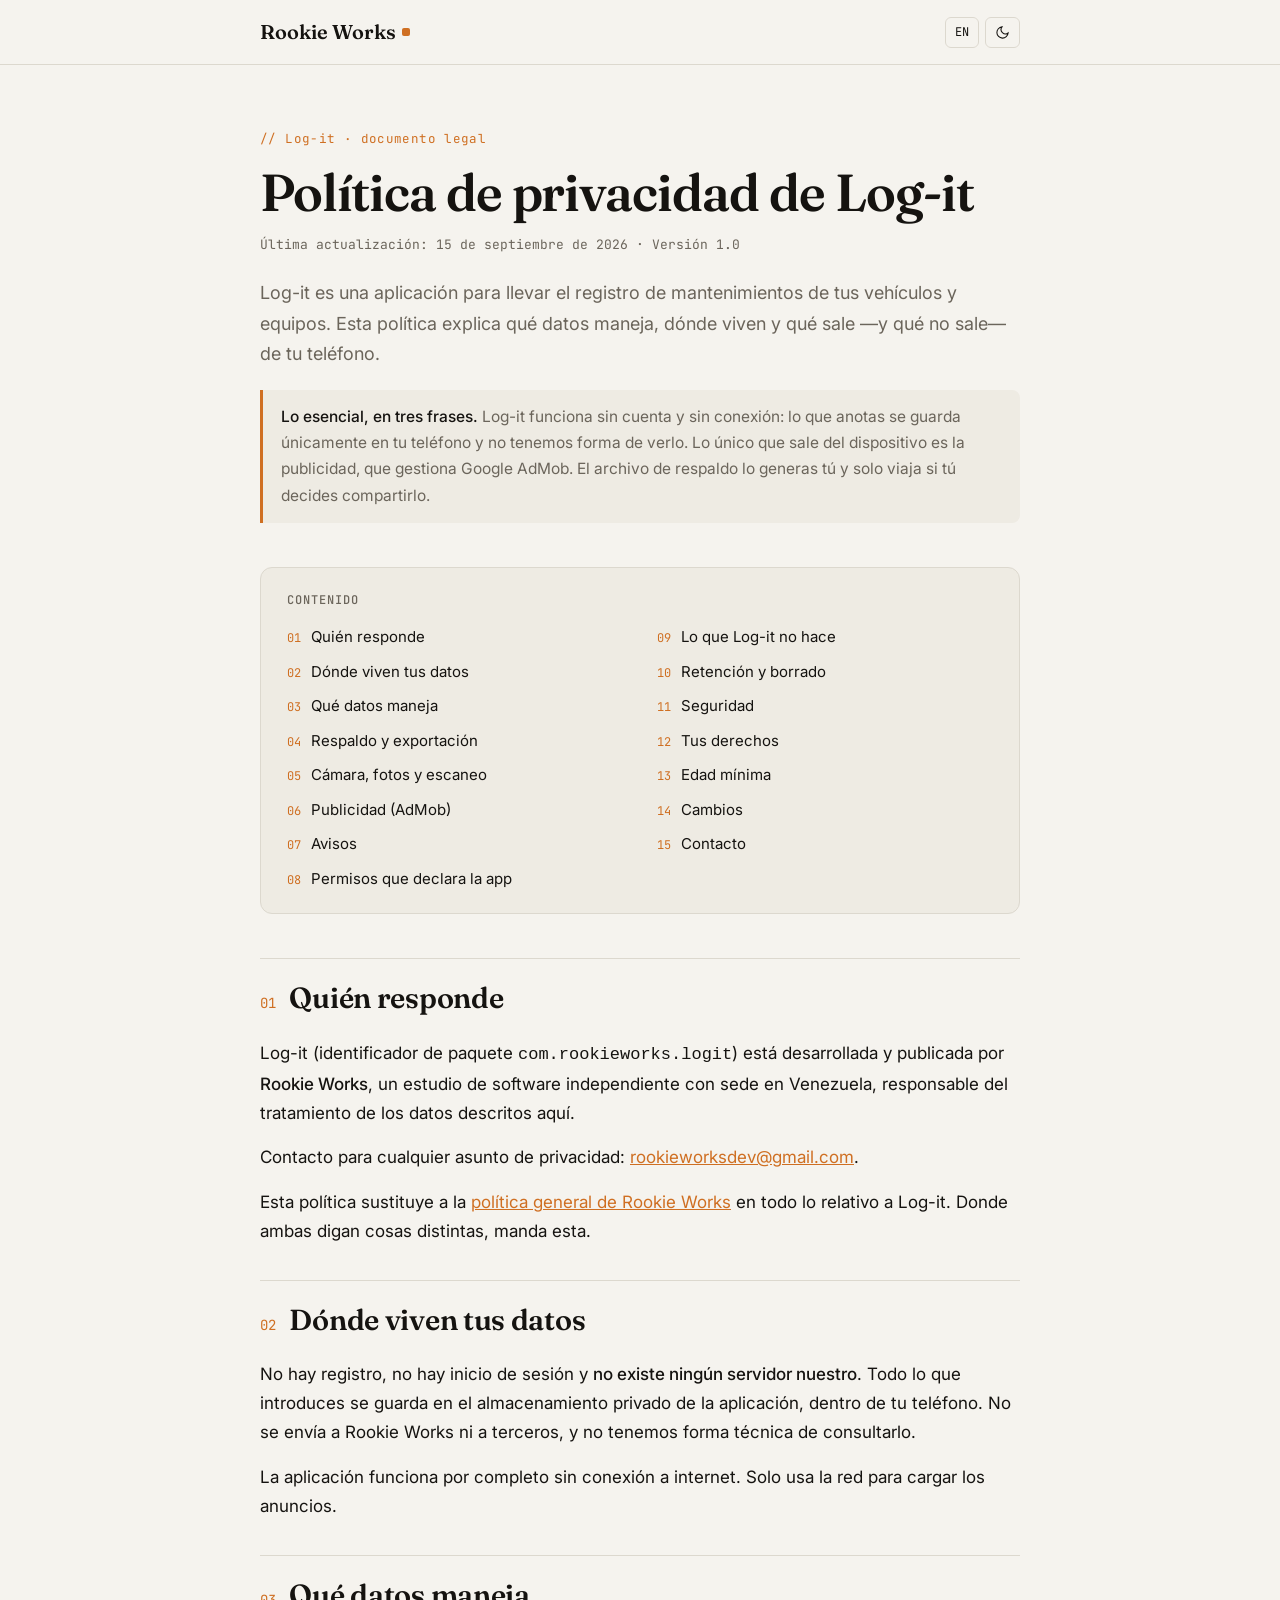
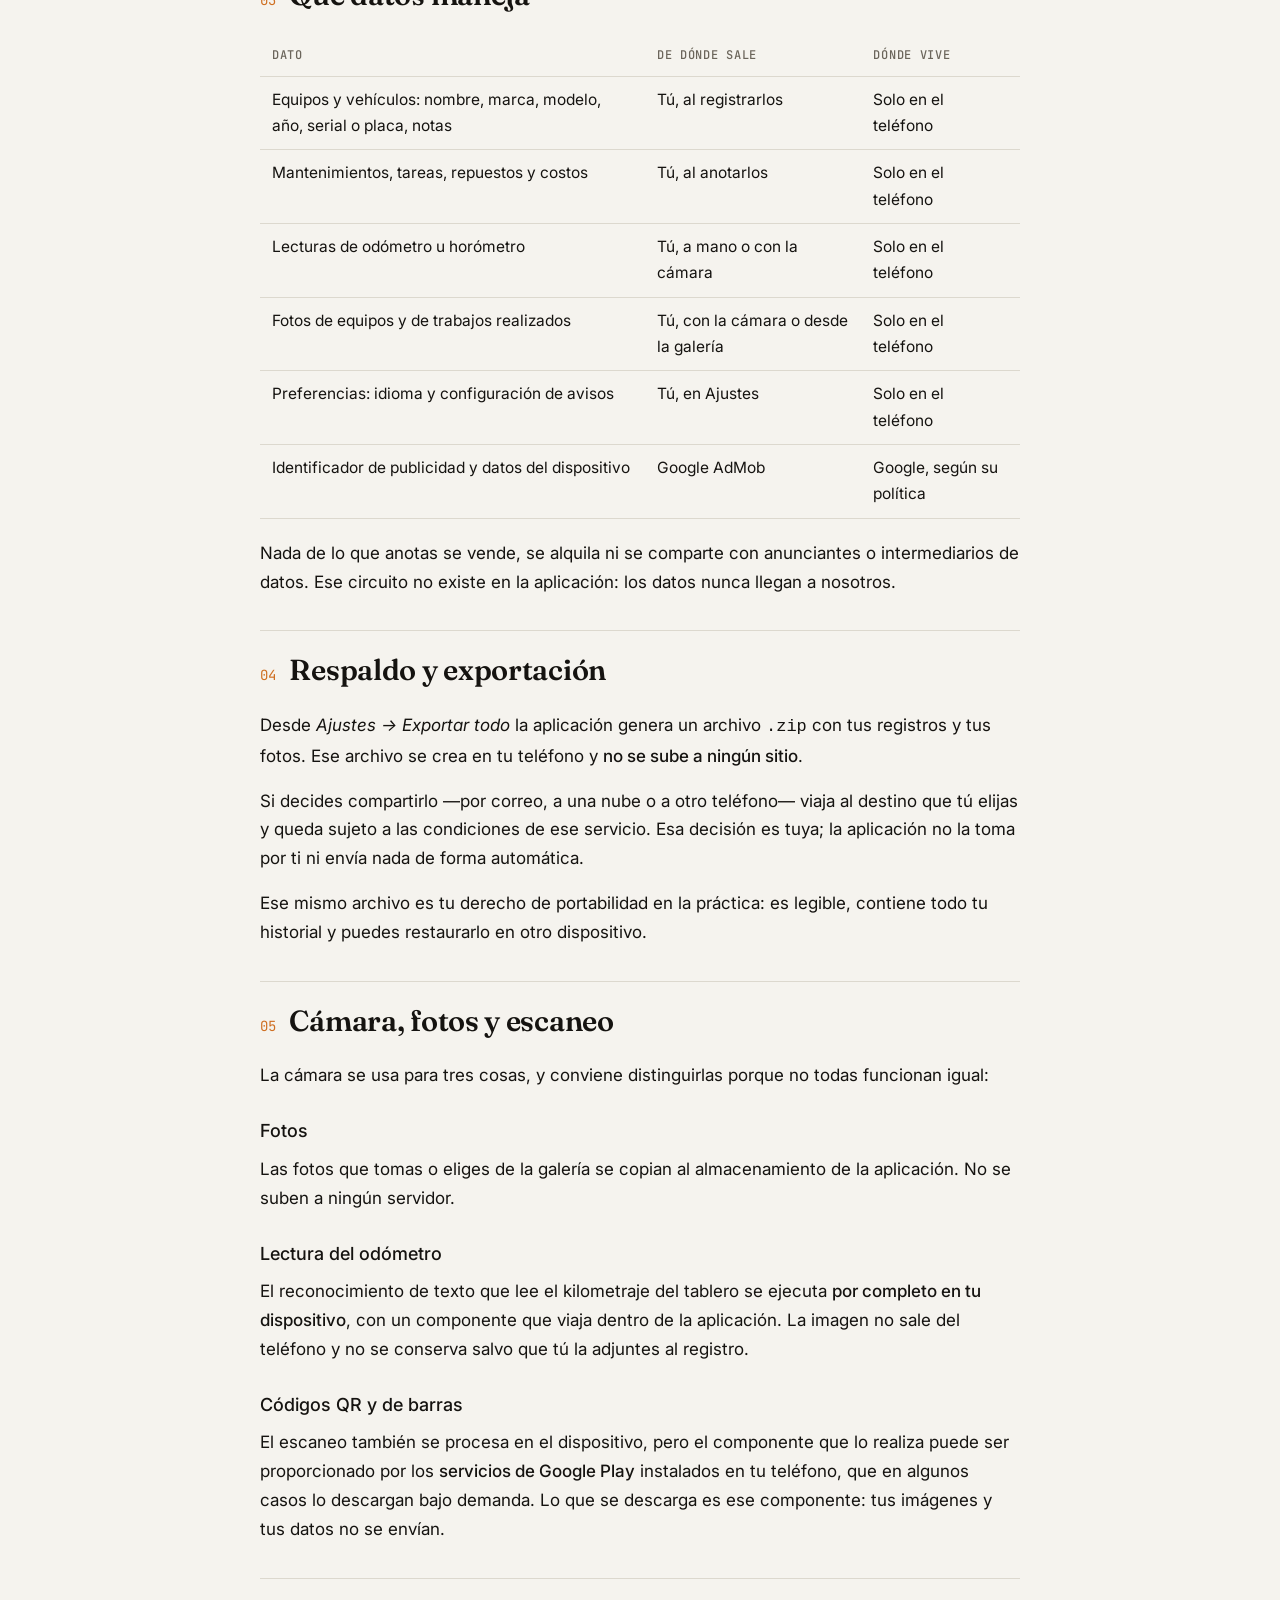
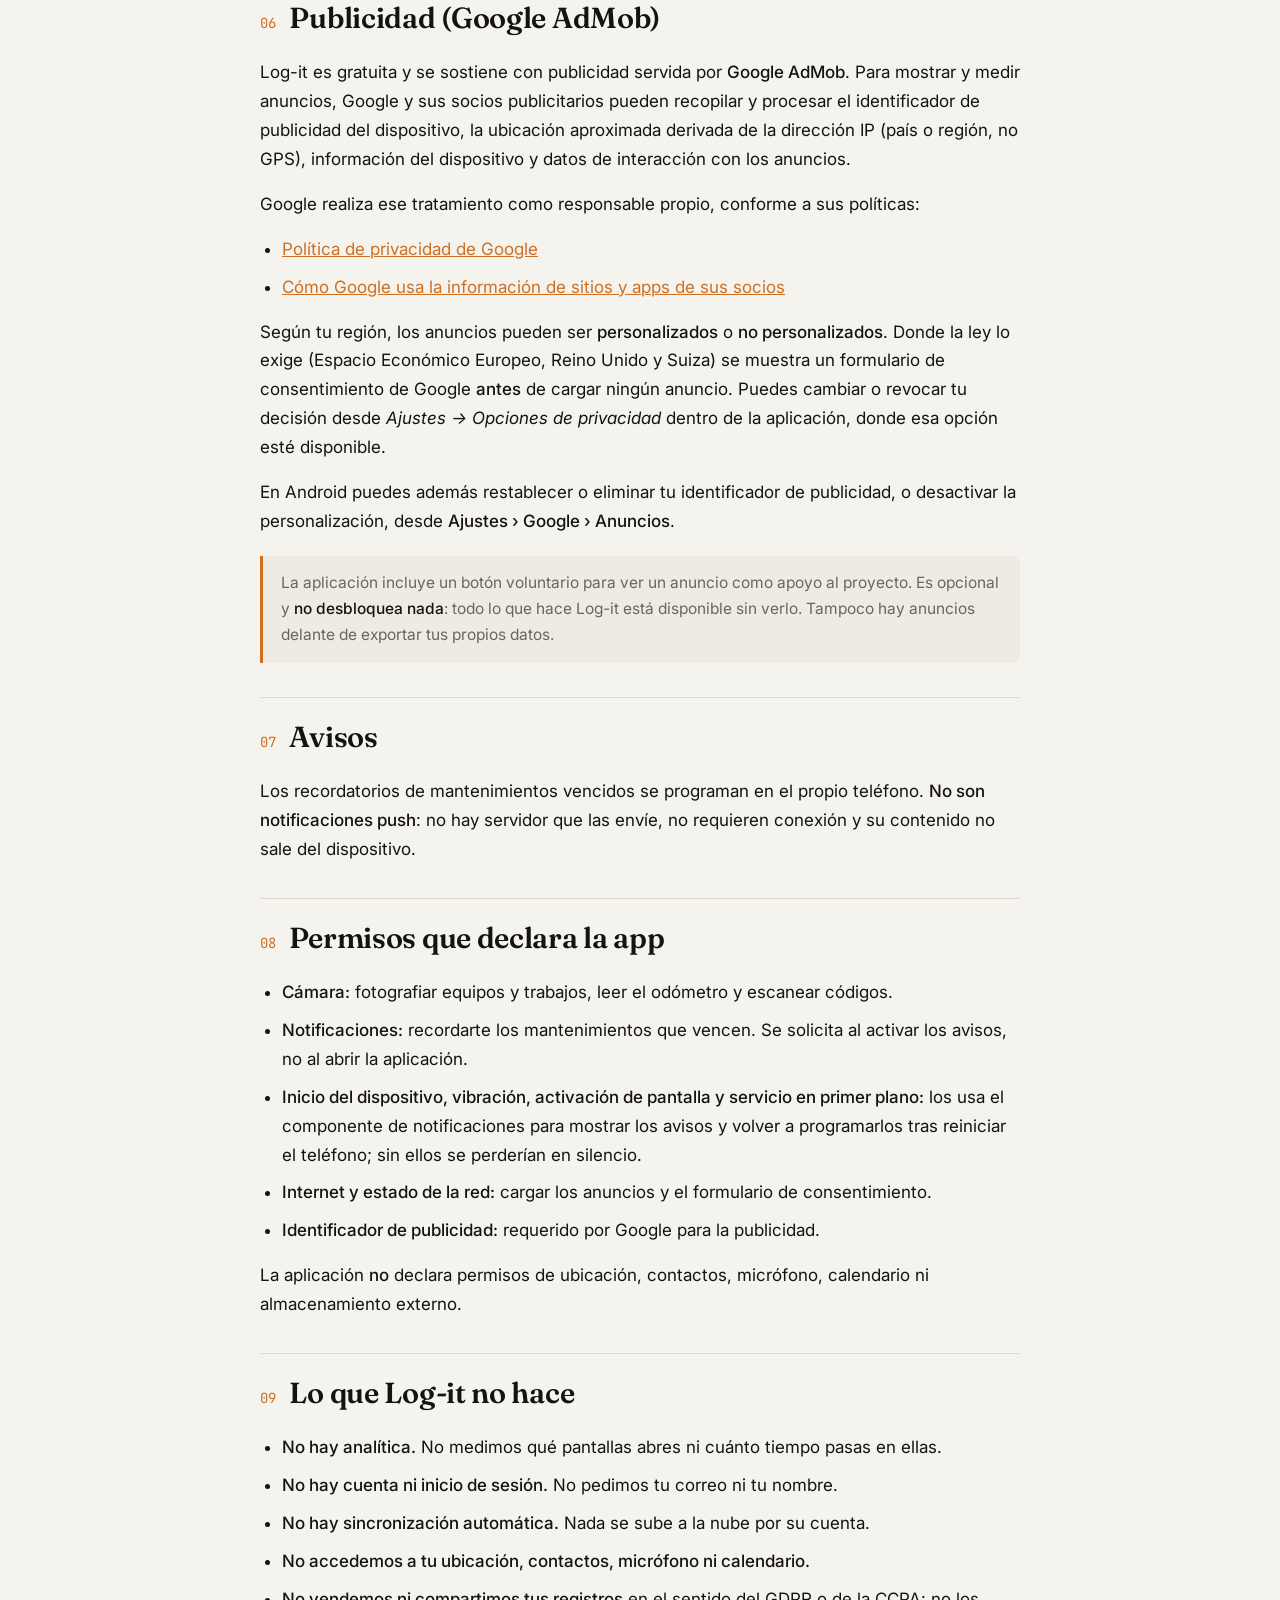
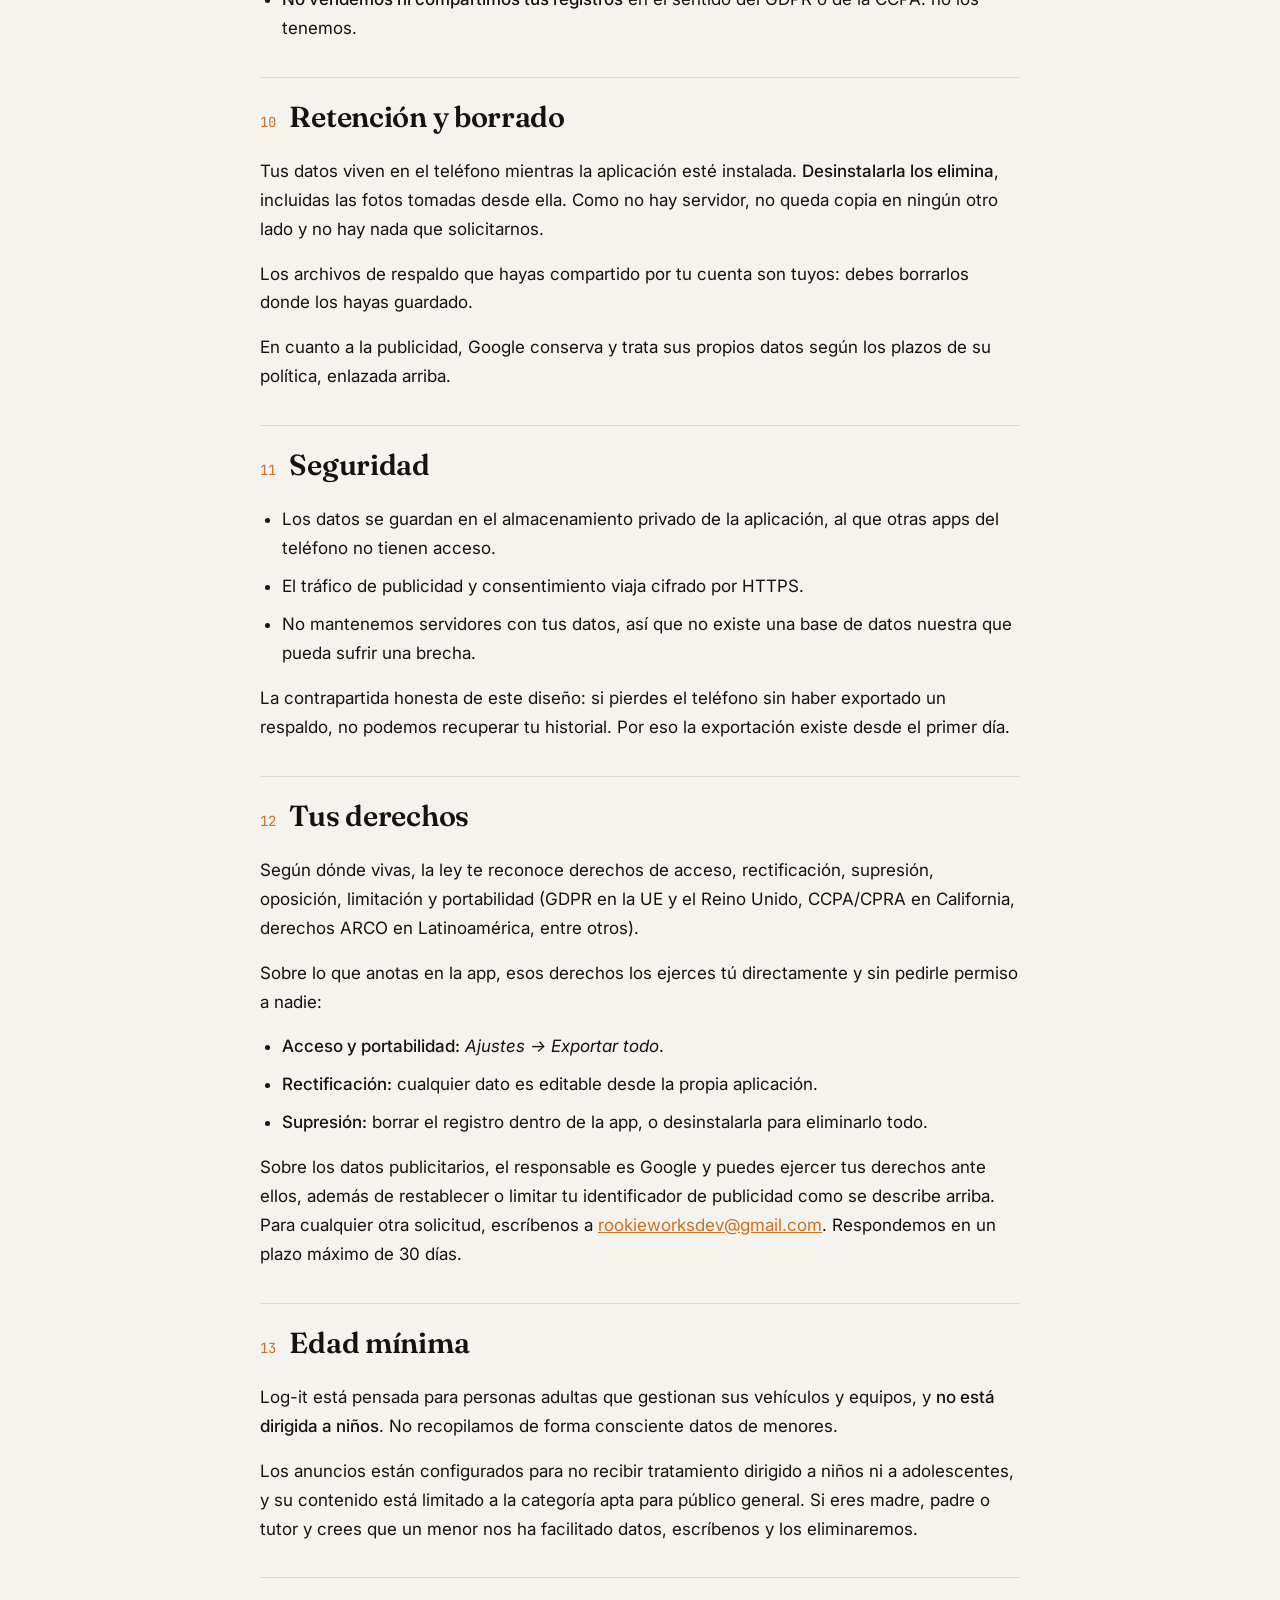
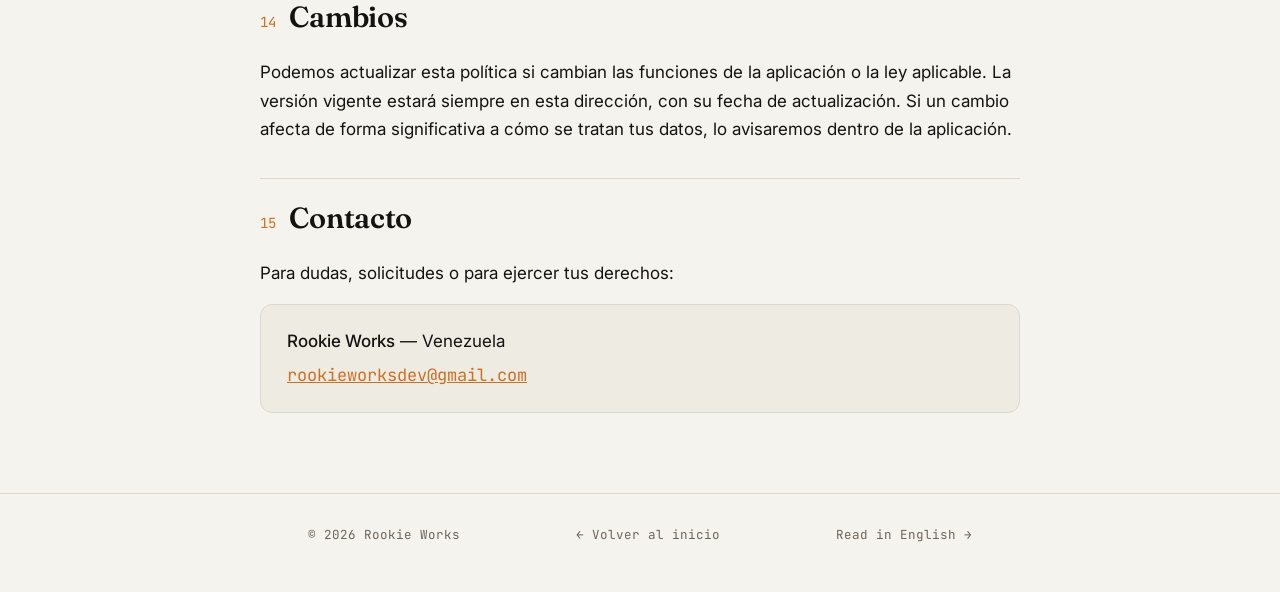
<file: logit-privacidad.html>
<!DOCTYPE html>
<html lang="es">
<head>
<meta charset="UTF-8">
<meta name="viewport" content="width=device-width, initial-scale=1">
<title>Política de privacidad de Log-it — Rookie Works</title>
<meta name="description" content="Qué datos guarda Log-it, por qué no salen de tu teléfono, qué hace la cámara y cómo funciona la publicidad.">
<link rel="canonical" href="https://rookieworks.github.io/logit-privacidad.html">
<link rel="alternate" hreflang="es" href="https://rookieworks.github.io/logit-privacidad.html">
<link rel="alternate" hreflang="en" href="https://rookieworks.github.io/logit-privacy-en.html">
<link rel="alternate" hreflang="x-default" href="https://rookieworks.github.io/logit-privacidad.html">
<meta property="og:type" content="article">
<meta property="og:site_name" content="Rookie Works">
<meta property="og:locale" content="es_ES">
<meta property="og:title" content="Política de privacidad de Log-it">
<meta property="og:description" content="Qué datos guarda Log-it, por qué no salen de tu teléfono, qué hace la cámara y cómo funciona la publicidad.">
<meta property="og:url" content="https://rookieworks.github.io/logit-privacidad.html">
<meta property="og:image" content="https://rookieworks.github.io/og.png">
<meta name="twitter:card" content="summary_large_image">
<meta name="twitter:image" content="https://rookieworks.github.io/og.png">
<link rel="icon" href="/favicon.svg" type="image/svg+xml">
<link rel="icon" href="/favicon-32.png" sizes="32x32" type="image/png">
<link rel="apple-touch-icon" href="/apple-touch-icon.png">
<link rel="manifest" href="/site.webmanifest">
<meta name="theme-color" content="#F5F3EE" media="(prefers-color-scheme: light)">
<meta name="theme-color" content="#0E0E0C" media="(prefers-color-scheme: dark)">
<link rel="preconnect" href="https://fonts.googleapis.com">
<link rel="preconnect" href="https://fonts.gstatic.com" crossorigin>
<link href="https://fonts.googleapis.com/css2?family=Fraunces:opsz,wght@9..144,400;9..144,600&family=Inter:wght@400;500&family=JetBrains+Mono:wght@400;500&display=swap" rel="stylesheet">
<style>
  :root{
    --bg:#F5F3EE; --bg-soft:#EEEBE3; --ink:#151310; --ink-soft:#6B655B;
    --line:#DCD8CE; --accent:#CF6F22; --accent-ink:#F5F3EE;
    --serif:"Fraunces",Georgia,serif;
    --mono:"JetBrains Mono",ui-monospace,Menlo,monospace;
    --sans:"Inter",system-ui,-apple-system,"Segoe UI",sans-serif;
    --pad:clamp(20px,5vw,48px);
  }
  @media (prefers-color-scheme:dark){
    :root{ --bg:#0E0E0C; --bg-soft:#161513; --ink:#EDE9E1; --ink-soft:#9A948A; --line:#2A2823; --accent:#E8833A; --accent-ink:#0E0E0C; }
  }
  :root[data-theme="light"]{ --bg:#F5F3EE; --bg-soft:#EEEBE3; --ink:#151310; --ink-soft:#6B655B; --line:#DCD8CE; --accent:#CF6F22; --accent-ink:#F5F3EE; }
  :root[data-theme="dark"]{ --bg:#0E0E0C; --bg-soft:#161513; --ink:#EDE9E1; --ink-soft:#9A948A; --line:#2A2823; --accent:#E8833A; --accent-ink:#0E0E0C; }

  *{box-sizing:border-box}
  html{scroll-behavior:smooth}
  body{margin:0;background:var(--bg);color:var(--ink);font-family:var(--sans);font-size:17px;line-height:1.7;
    -webkit-font-smoothing:antialiased}
  ::selection{background:var(--accent);color:var(--accent-ink)}
  a{color:var(--accent)}
  :focus-visible{outline:2px solid var(--accent);outline-offset:3px;border-radius:2px}
  .wrap{max-width:760px;margin:0 auto;padding:0 var(--pad)}

  header{border-bottom:1px solid var(--line);position:sticky;top:0;z-index:10;
    background:color-mix(in srgb,var(--bg) 88%,transparent);backdrop-filter:blur(10px)}
  .bar{display:flex;align-items:center;justify-content:space-between;padding:15px 0}
  .mark{font-family:var(--serif);font-size:20px;font-weight:600;text-decoration:none;color:var(--ink);display:inline-flex;align-items:center}
  .mark .dot{width:8px;height:8px;background:var(--accent);border-radius:2px;margin-left:6px}
  .tools{display:flex;gap:6px}
  .iconbtn{font-family:var(--mono);font-size:12px;background:transparent;color:var(--ink);border:1px solid var(--line);
    border-radius:6px;padding:7px 9px;cursor:pointer;line-height:1;text-decoration:none;display:inline-flex;align-items:center}
  .iconbtn:hover{border-color:var(--accent)}
  .iconbtn svg{width:15px;height:15px;display:block}

  .doc{padding:clamp(40px,7vh,72px) 0 80px}
  .kicker{font-family:var(--mono);font-size:12.5px;letter-spacing:.03em;color:var(--accent);margin:0 0 16px}
  h1{font-family:var(--serif);font-weight:600;font-size:clamp(34px,6vw,52px);line-height:1.05;letter-spacing:-.02em;margin:0 0 14px;text-wrap:balance}
  .updated{font-family:var(--mono);font-size:13px;color:var(--ink-soft);margin:0 0 8px}
  .lead{font-size:18px;color:var(--ink-soft);margin:22px 0 0}

  .toc{background:var(--bg-soft);border:1px solid var(--line);border-radius:12px;padding:22px 26px;margin:44px 0}
  .toc h2{font-family:var(--mono);font-size:12px;text-transform:uppercase;letter-spacing:.08em;color:var(--ink-soft);margin:0 0 14px;font-weight:500}
  .toc ol{margin:0;padding:0;list-style:none;counter-reset:t;
    columns:2;column-gap:34px}
  .toc li{counter-increment:t;margin:0 0 9px;break-inside:avoid;font-size:15px}
  .toc li::before{content:counter(t,decimal-leading-zero);font-family:var(--mono);font-size:12px;color:var(--accent);margin-right:10px}
  .toc a{color:var(--ink);text-decoration:none}
  .toc a:hover{color:var(--accent)}
  @media(max-width:560px){.toc ol{columns:1}}

  section.s{padding-top:14px;margin-top:34px;border-top:1px solid var(--line)}
  h2.sec{font-family:var(--serif);font-weight:600;font-size:clamp(22px,3.4vw,29px);letter-spacing:-.01em;margin:0 0 16px;scroll-margin-top:80px;display:flex;gap:14px;align-items:baseline}
  h2.sec .num{font-family:var(--mono);font-size:14px;color:var(--accent);font-weight:400}
  h3{font-family:var(--sans);font-weight:500;font-size:18px;margin:26px 0 8px}
  p{margin:0 0 16px}
  ul{margin:0 0 16px;padding-left:22px}
  li{margin:0 0 9px}
  strong{font-weight:500;color:var(--ink)}
  .note{background:var(--bg-soft);border-left:3px solid var(--accent);border-radius:0 8px 8px 0;padding:14px 18px;margin:20px 0;font-size:15.5px;color:var(--ink-soft)}
  .contact-box{background:var(--bg-soft);border:1px solid var(--line);border-radius:12px;padding:22px 26px;margin-top:8px}
  .contact-box a{font-family:var(--mono)}

  table{width:100%;border-collapse:collapse;margin:0 0 20px;font-size:15.5px}
  th,td{text-align:left;padding:10px 12px;border-bottom:1px solid var(--line);vertical-align:top}
  th{font-family:var(--mono);font-size:12px;text-transform:uppercase;letter-spacing:.06em;color:var(--ink-soft);font-weight:500}
  .scroller{overflow-x:auto;-webkit-overflow-scrolling:touch}

  footer{border-top:1px solid var(--line);padding:30px 0 50px}
  .foot{display:flex;flex-wrap:wrap;gap:14px 26px;justify-content:space-between;font-family:var(--mono);font-size:12.5px;color:var(--ink-soft)}
  .foot a{color:var(--ink-soft);text-decoration:none}
  .foot a:hover{color:var(--accent)}
</style>
</head>
<body>
<header>
  <div class="wrap bar">
    <a class="mark" href="index.html">Rookie Works<span class="dot" aria-hidden="true"></span></a>
    <div class="tools">
      <a class="iconbtn" href="logit-privacy-en.html" aria-label="Read in English">EN</a>
      <button class="iconbtn" id="theme" aria-label="Cambiar tema"></button>
    </div>
  </div>
</header>

<main class="wrap doc">
  <p class="kicker">// Log-it · documento legal</p>
  <h1>Política de privacidad de Log-it</h1>
  <p class="updated">Última actualización: 15 de septiembre de 2026 · Versión 1.0</p>
  <p class="lead">Log-it es una aplicación para llevar el registro de mantenimientos de tus vehículos y equipos. Esta política explica qué datos maneja, dónde viven y qué sale —y qué no sale— de tu teléfono.</p>

  <div class="note">
    <strong>Lo esencial, en tres frases.</strong> Log-it funciona sin cuenta y sin conexión: lo que anotas se guarda únicamente en tu teléfono y no tenemos forma de verlo. Lo único que sale del dispositivo es la publicidad, que gestiona Google AdMob. El archivo de respaldo lo generas tú y solo viaja si tú decides compartirlo.
  </div>

  <nav class="toc" aria-label="Índice">
    <h2>Contenido</h2>
    <ol>
      <li><a href="#responsable">Quién responde</a></li>
      <li><a href="#donde">Dónde viven tus datos</a></li>
      <li><a href="#datos">Qué datos maneja</a></li>
      <li><a href="#respaldo">Respaldo y exportación</a></li>
      <li><a href="#camara">Cámara, fotos y escaneo</a></li>
      <li><a href="#publicidad">Publicidad (AdMob)</a></li>
      <li><a href="#avisos">Avisos</a></li>
      <li><a href="#permisos">Permisos que declara la app</a></li>
      <li><a href="#nohay">Lo que Log-it no hace</a></li>
      <li><a href="#retencion">Retención y borrado</a></li>
      <li><a href="#seguridad">Seguridad</a></li>
      <li><a href="#derechos">Tus derechos</a></li>
      <li><a href="#ninos">Edad mínima</a></li>
      <li><a href="#cambios">Cambios</a></li>
      <li><a href="#contacto">Contacto</a></li>
    </ol>
  </nav>

  <section class="s" id="responsable">
    <h2 class="sec"><span class="num">01</span> Quién responde</h2>
    <p>Log-it (identificador de paquete <code>com.rookieworks.logit</code>) está desarrollada y publicada por <strong>Rookie Works</strong>, un estudio de software independiente con sede en Venezuela, responsable del tratamiento de los datos descritos aquí.</p>
    <p>Contacto para cualquier asunto de privacidad: <a href="mailto:rookieworksdev@gmail.com">rookieworksdev@gmail.com</a>.</p>
    <p>Esta política sustituye a la <a href="privacy.html">política general de Rookie Works</a> en todo lo relativo a Log-it. Donde ambas digan cosas distintas, manda esta.</p>
  </section>

  <section class="s" id="donde">
    <h2 class="sec"><span class="num">02</span> Dónde viven tus datos</h2>
    <p>No hay registro, no hay inicio de sesión y <strong>no existe ningún servidor nuestro</strong>. Todo lo que introduces se guarda en el almacenamiento privado de la aplicación, dentro de tu teléfono. No se envía a Rookie Works ni a terceros, y no tenemos forma técnica de consultarlo.</p>
    <p>La aplicación funciona por completo sin conexión a internet. Solo usa la red para cargar los anuncios.</p>
  </section>

  <section class="s" id="datos">
    <h2 class="sec"><span class="num">03</span> Qué datos maneja</h2>
    <div class="scroller">
      <table>
        <thead>
          <tr><th>Dato</th><th>De dónde sale</th><th>Dónde vive</th></tr>
        </thead>
        <tbody>
          <tr><td>Equipos y vehículos: nombre, marca, modelo, año, serial o placa, notas</td><td>Tú, al registrarlos</td><td>Solo en el teléfono</td></tr>
          <tr><td>Mantenimientos, tareas, repuestos y costos</td><td>Tú, al anotarlos</td><td>Solo en el teléfono</td></tr>
          <tr><td>Lecturas de odómetro u horómetro</td><td>Tú, a mano o con la cámara</td><td>Solo en el teléfono</td></tr>
          <tr><td>Fotos de equipos y de trabajos realizados</td><td>Tú, con la cámara o desde la galería</td><td>Solo en el teléfono</td></tr>
          <tr><td>Preferencias: idioma y configuración de avisos</td><td>Tú, en Ajustes</td><td>Solo en el teléfono</td></tr>
          <tr><td>Identificador de publicidad y datos del dispositivo</td><td>Google AdMob</td><td>Google, según su política</td></tr>
        </tbody>
      </table>
    </div>
    <p>Nada de lo que anotas se vende, se alquila ni se comparte con anunciantes o intermediarios de datos. Ese circuito no existe en la aplicación: los datos nunca llegan a nosotros.</p>
  </section>

  <section class="s" id="respaldo">
    <h2 class="sec"><span class="num">04</span> Respaldo y exportación</h2>
    <p>Desde <em>Ajustes → Exportar todo</em> la aplicación genera un archivo <code>.zip</code> con tus registros y tus fotos. Ese archivo se crea en tu teléfono y <strong>no se sube a ningún sitio</strong>.</p>
    <p>Si decides compartirlo —por correo, a una nube o a otro teléfono— viaja al destino que tú elijas y queda sujeto a las condiciones de ese servicio. Esa decisión es tuya; la aplicación no la toma por ti ni envía nada de forma automática.</p>
    <p>Ese mismo archivo es tu derecho de portabilidad en la práctica: es legible, contiene todo tu historial y puedes restaurarlo en otro dispositivo.</p>
  </section>

  <section class="s" id="camara">
    <h2 class="sec"><span class="num">05</span> Cámara, fotos y escaneo</h2>
    <p>La cámara se usa para tres cosas, y conviene distinguirlas porque no todas funcionan igual:</p>
    <h3>Fotos</h3>
    <p>Las fotos que tomas o eliges de la galería se copian al almacenamiento de la aplicación. No se suben a ningún servidor.</p>
    <h3>Lectura del odómetro</h3>
    <p>El reconocimiento de texto que lee el kilometraje del tablero se ejecuta <strong>por completo en tu dispositivo</strong>, con un componente que viaja dentro de la aplicación. La imagen no sale del teléfono y no se conserva salvo que tú la adjuntes al registro.</p>
    <h3>Códigos QR y de barras</h3>
    <p>El escaneo también se procesa en el dispositivo, pero el componente que lo realiza puede ser proporcionado por los <strong>servicios de Google Play</strong> instalados en tu teléfono, que en algunos casos lo descargan bajo demanda. Lo que se descarga es ese componente: tus imágenes y tus datos no se envían.</p>
  </section>

  <section class="s" id="publicidad">
    <h2 class="sec"><span class="num">06</span> Publicidad (Google AdMob)</h2>
    <p>Log-it es gratuita y se sostiene con publicidad servida por <strong>Google AdMob</strong>. Para mostrar y medir anuncios, Google y sus socios publicitarios pueden recopilar y procesar el identificador de publicidad del dispositivo, la ubicación aproximada derivada de la dirección IP (país o región, no GPS), información del dispositivo y datos de interacción con los anuncios.</p>
    <p>Google realiza ese tratamiento como responsable propio, conforme a sus políticas:</p>
    <ul>
      <li><a href="https://policies.google.com/privacy" target="_blank" rel="noopener">Política de privacidad de Google</a></li>
      <li><a href="https://policies.google.com/technologies/partner-sites" target="_blank" rel="noopener">Cómo Google usa la información de sitios y apps de sus socios</a></li>
    </ul>
    <p>Según tu región, los anuncios pueden ser <strong>personalizados</strong> o <strong>no personalizados</strong>. Donde la ley lo exige (Espacio Económico Europeo, Reino Unido y Suiza) se muestra un formulario de consentimiento de Google <strong>antes</strong> de cargar ningún anuncio. Puedes cambiar o revocar tu decisión desde <em>Ajustes → Opciones de privacidad</em> dentro de la aplicación, donde esa opción esté disponible.</p>
    <p>En Android puedes además restablecer o eliminar tu identificador de publicidad, o desactivar la personalización, desde <strong>Ajustes › Google › Anuncios</strong>.</p>
    <div class="note">
      La aplicación incluye un botón voluntario para ver un anuncio como apoyo al proyecto. Es opcional y <strong>no desbloquea nada</strong>: todo lo que hace Log-it está disponible sin verlo. Tampoco hay anuncios delante de exportar tus propios datos.
    </div>
  </section>

  <section class="s" id="avisos">
    <h2 class="sec"><span class="num">07</span> Avisos</h2>
    <p>Los recordatorios de mantenimientos vencidos se programan en el propio teléfono. <strong>No son notificaciones push</strong>: no hay servidor que las envíe, no requieren conexión y su contenido no sale del dispositivo.</p>
  </section>

  <section class="s" id="permisos">
    <h2 class="sec"><span class="num">08</span> Permisos que declara la app</h2>
    <ul>
      <li><strong>Cámara:</strong> fotografiar equipos y trabajos, leer el odómetro y escanear códigos.</li>
      <li><strong>Notificaciones:</strong> recordarte los mantenimientos que vencen. Se solicita al activar los avisos, no al abrir la aplicación.</li>
      <li><strong>Inicio del dispositivo, vibración, activación de pantalla y servicio en primer plano:</strong> los usa el componente de notificaciones para mostrar los avisos y volver a programarlos tras reiniciar el teléfono; sin ellos se perderían en silencio.</li>
      <li><strong>Internet y estado de la red:</strong> cargar los anuncios y el formulario de consentimiento.</li>
      <li><strong>Identificador de publicidad:</strong> requerido por Google para la publicidad.</li>
    </ul>
    <p>La aplicación <strong>no</strong> declara permisos de ubicación, contactos, micrófono, calendario ni almacenamiento externo.</p>
  </section>

  <section class="s" id="nohay">
    <h2 class="sec"><span class="num">09</span> Lo que Log-it no hace</h2>
    <ul>
      <li><strong>No hay analítica.</strong> No medimos qué pantallas abres ni cuánto tiempo pasas en ellas.</li>
      <li><strong>No hay cuenta ni inicio de sesión.</strong> No pedimos tu correo ni tu nombre.</li>
      <li><strong>No hay sincronización automática.</strong> Nada se sube a la nube por su cuenta.</li>
      <li><strong>No accedemos a tu ubicación, contactos, micrófono ni calendario.</strong></li>
      <li><strong>No vendemos ni compartimos tus registros</strong> en el sentido del GDPR o de la CCPA: no los tenemos.</li>
    </ul>
  </section>

  <section class="s" id="retencion">
    <h2 class="sec"><span class="num">10</span> Retención y borrado</h2>
    <p>Tus datos viven en el teléfono mientras la aplicación esté instalada. <strong>Desinstalarla los elimina</strong>, incluidas las fotos tomadas desde ella. Como no hay servidor, no queda copia en ningún otro lado y no hay nada que solicitarnos.</p>
    <p>Los archivos de respaldo que hayas compartido por tu cuenta son tuyos: debes borrarlos donde los hayas guardado.</p>
    <p>En cuanto a la publicidad, Google conserva y trata sus propios datos según los plazos de su política, enlazada arriba.</p>
  </section>

  <section class="s" id="seguridad">
    <h2 class="sec"><span class="num">11</span> Seguridad</h2>
    <ul>
      <li>Los datos se guardan en el almacenamiento privado de la aplicación, al que otras apps del teléfono no tienen acceso.</li>
      <li>El tráfico de publicidad y consentimiento viaja cifrado por HTTPS.</li>
      <li>No mantenemos servidores con tus datos, así que no existe una base de datos nuestra que pueda sufrir una brecha.</li>
    </ul>
    <p>La contrapartida honesta de este diseño: si pierdes el teléfono sin haber exportado un respaldo, no podemos recuperar tu historial. Por eso la exportación existe desde el primer día.</p>
  </section>

  <section class="s" id="derechos">
    <h2 class="sec"><span class="num">12</span> Tus derechos</h2>
    <p>Según dónde vivas, la ley te reconoce derechos de acceso, rectificación, supresión, oposición, limitación y portabilidad (GDPR en la UE y el Reino Unido, CCPA/CPRA en California, derechos ARCO en Latinoamérica, entre otros).</p>
    <p>Sobre lo que anotas en la app, esos derechos los ejerces tú directamente y sin pedirle permiso a nadie:</p>
    <ul>
      <li><strong>Acceso y portabilidad:</strong> <em>Ajustes → Exportar todo</em>.</li>
      <li><strong>Rectificación:</strong> cualquier dato es editable desde la propia aplicación.</li>
      <li><strong>Supresión:</strong> borrar el registro dentro de la app, o desinstalarla para eliminarlo todo.</li>
    </ul>
    <p>Sobre los datos publicitarios, el responsable es Google y puedes ejercer tus derechos ante ellos, además de restablecer o limitar tu identificador de publicidad como se describe arriba. Para cualquier otra solicitud, escríbenos a <a href="mailto:rookieworksdev@gmail.com">rookieworksdev@gmail.com</a>. Respondemos en un plazo máximo de 30 días.</p>
  </section>

  <section class="s" id="ninos">
    <h2 class="sec"><span class="num">13</span> Edad mínima</h2>
    <p>Log-it está pensada para personas adultas que gestionan sus vehículos y equipos, y <strong>no está dirigida a niños</strong>. No recopilamos de forma consciente datos de menores.</p>
    <p>Los anuncios están configurados para no recibir tratamiento dirigido a niños ni a adolescentes, y su contenido está limitado a la categoría apta para público general. Si eres madre, padre o tutor y crees que un menor nos ha facilitado datos, escríbenos y los eliminaremos.</p>
  </section>

  <section class="s" id="cambios">
    <h2 class="sec"><span class="num">14</span> Cambios</h2>
    <p>Podemos actualizar esta política si cambian las funciones de la aplicación o la ley aplicable. La versión vigente estará siempre en esta dirección, con su fecha de actualización. Si un cambio afecta de forma significativa a cómo se tratan tus datos, lo avisaremos dentro de la aplicación.</p>
  </section>

  <section class="s" id="contacto">
    <h2 class="sec"><span class="num">15</span> Contacto</h2>
    <p>Para dudas, solicitudes o para ejercer tus derechos:</p>
    <div class="contact-box">
      <p style="margin:0 0 6px"><strong>Rookie Works</strong> — Venezuela</p>
      <p style="margin:0"><a href="mailto:rookieworksdev@gmail.com">rookieworksdev@gmail.com</a></p>
    </div>
  </section>
</main>

<footer>
  <div class="wrap foot">
    <span>© <span id="year">2026</span> Rookie Works</span>
    <a href="index.html">← Volver al inicio</a>
    <a href="logit-privacy-en.html">Read in English →</a>
  </div>
</footer>

<script>
(function(){
  var root=document.documentElement;
  var moon='<svg viewBox="0 0 24 24" fill="none" stroke="currentColor" stroke-width="1.7"><path d="M21 12.8A9 9 0 1111.2 3a7 7 0 009.8 9.8z"/></svg>';
  var sun='<svg viewBox="0 0 24 24" fill="none" stroke="currentColor" stroke-width="1.7"><circle cx="12" cy="12" r="4"/><path d="M12 2v2M12 20v2M4 12H2M22 12h-2M5 5l1.5 1.5M17.5 17.5L19 19M19 5l-1.5 1.5M6.5 17.5L5 19"/></svg>';
  function ct(){var t=root.getAttribute('data-theme');return t?t:(window.matchMedia('(prefers-color-scheme:dark)').matches?'dark':'light');}
  function paint(){document.getElementById('theme').innerHTML=ct()==='dark'?sun:moon;}
  var s=localStorage.getItem('rw-theme'); if(s) root.setAttribute('data-theme',s); paint();
  document.getElementById('theme').addEventListener('click',function(){var n=ct()==='dark'?'light':'dark';root.setAttribute('data-theme',n);localStorage.setItem('rw-theme',n);paint();});
  document.getElementById('year').textContent=new Date().getFullYear();
})();
</script>
</body>
</html>
</file>
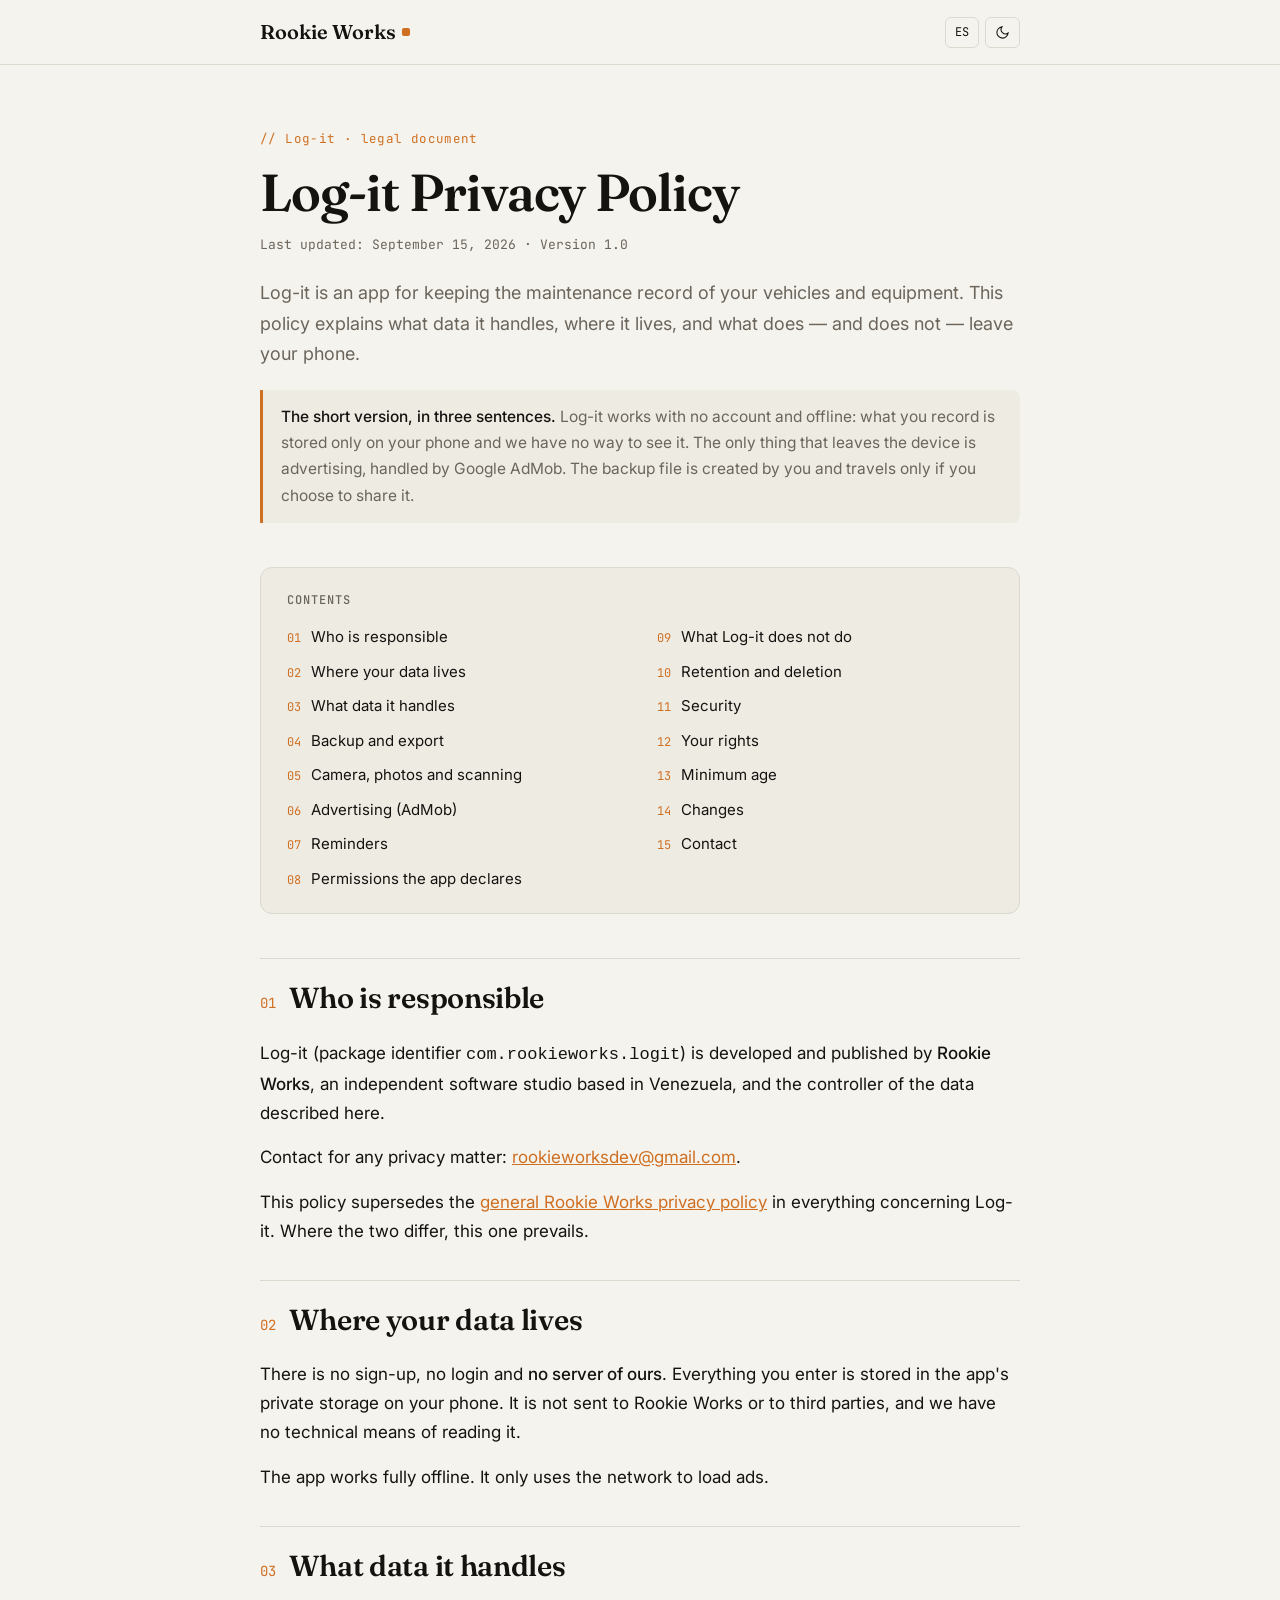
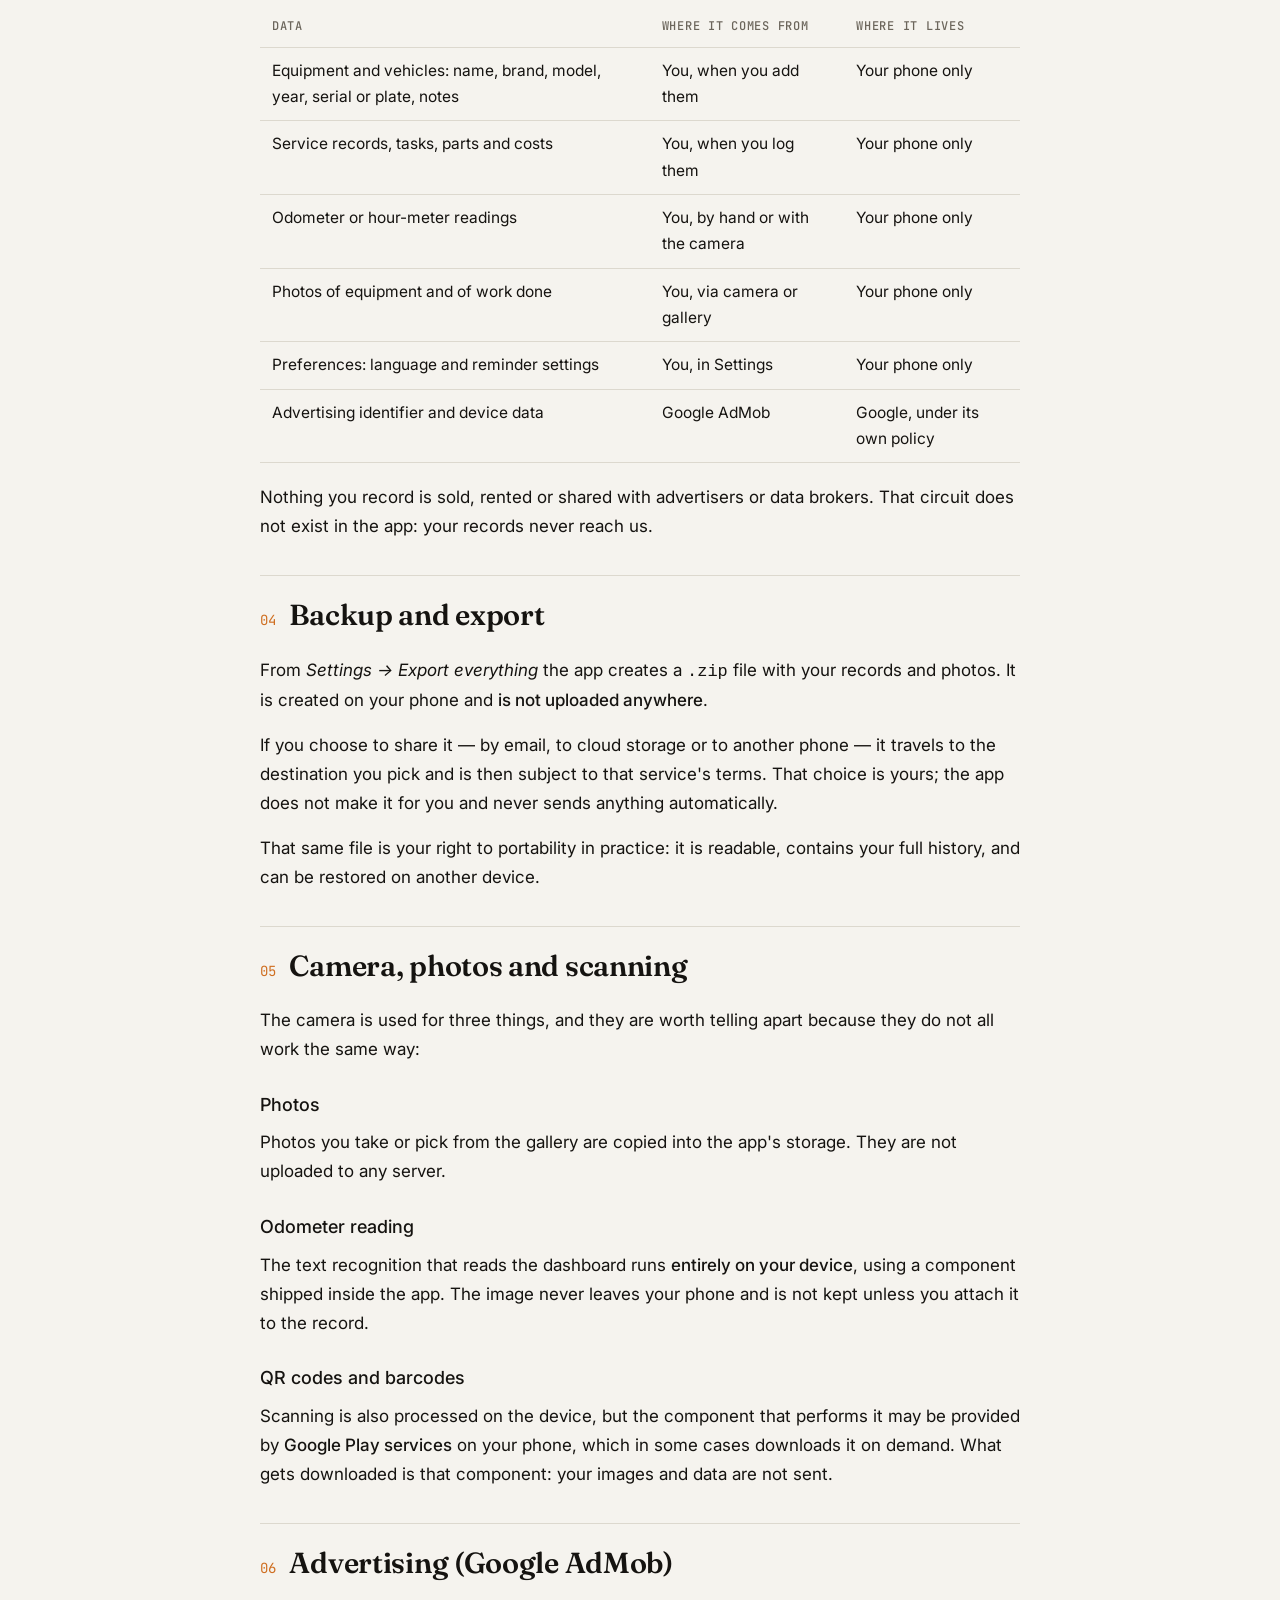
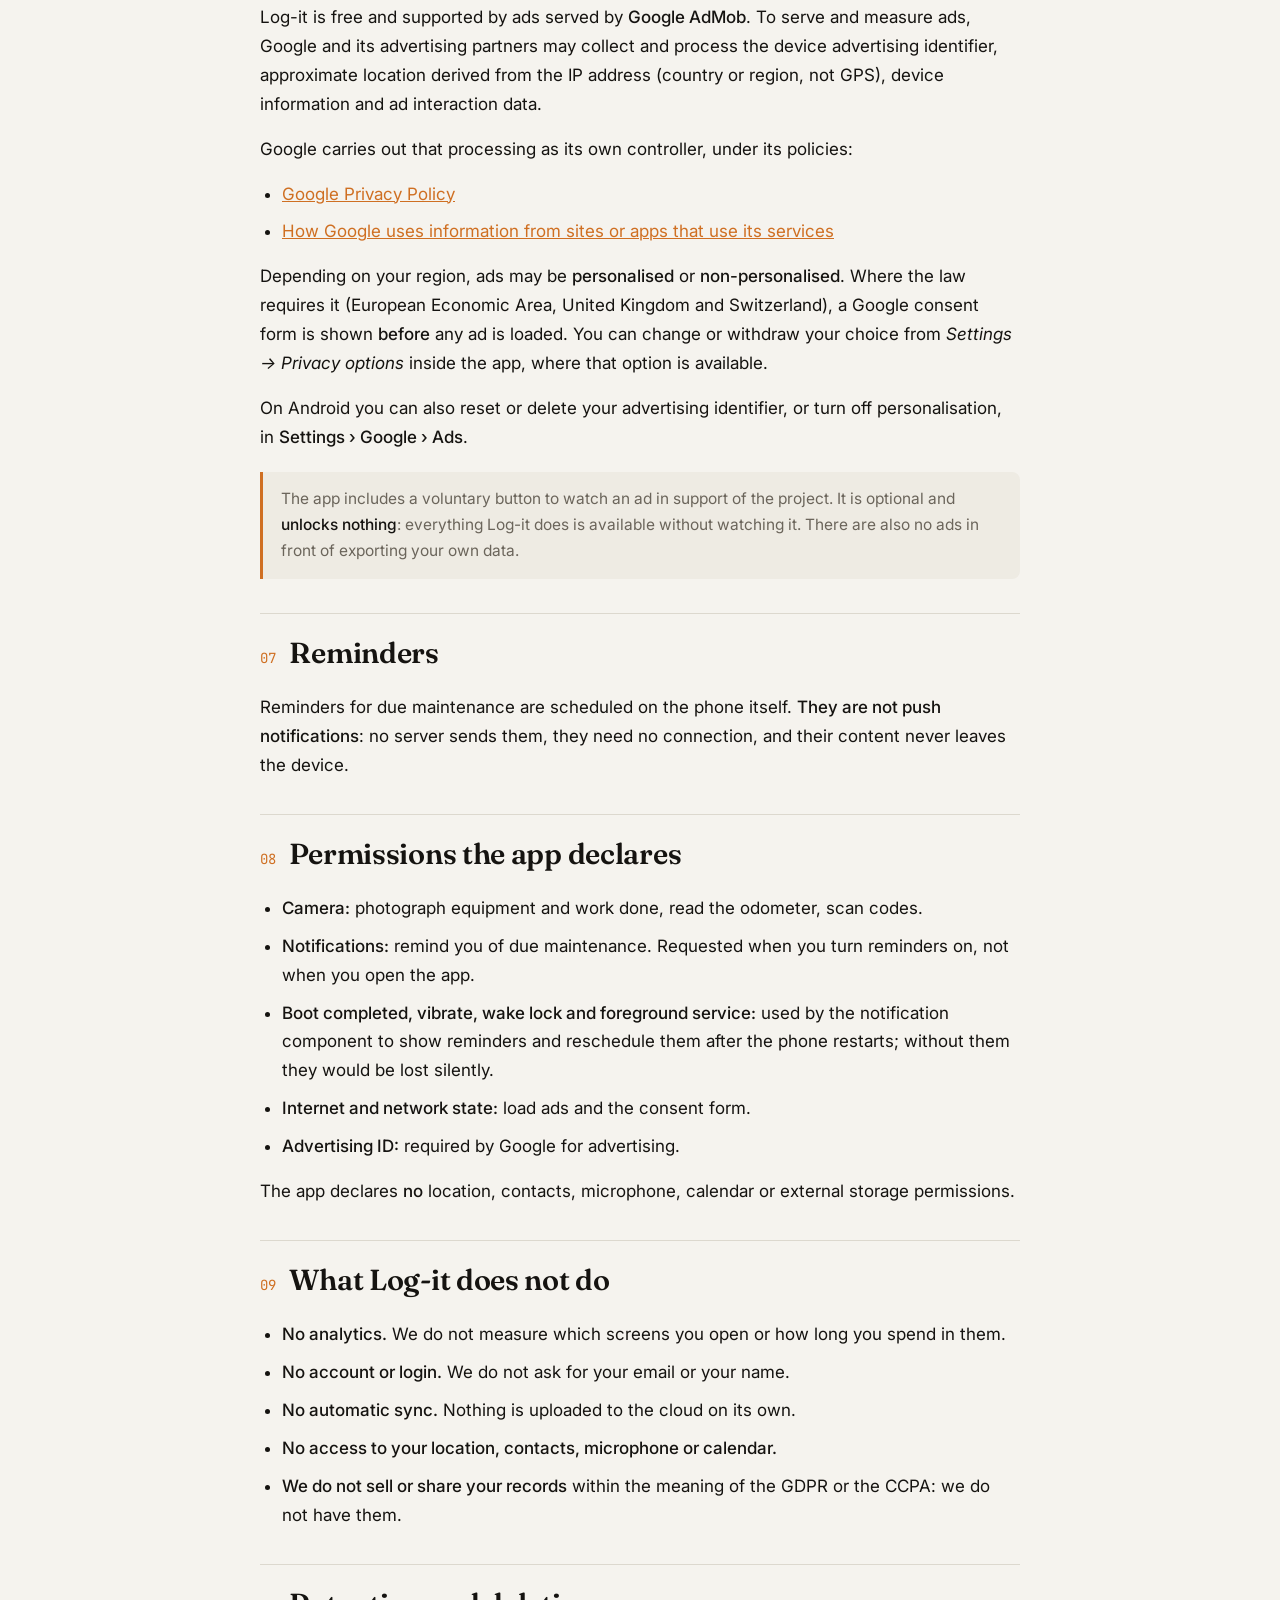
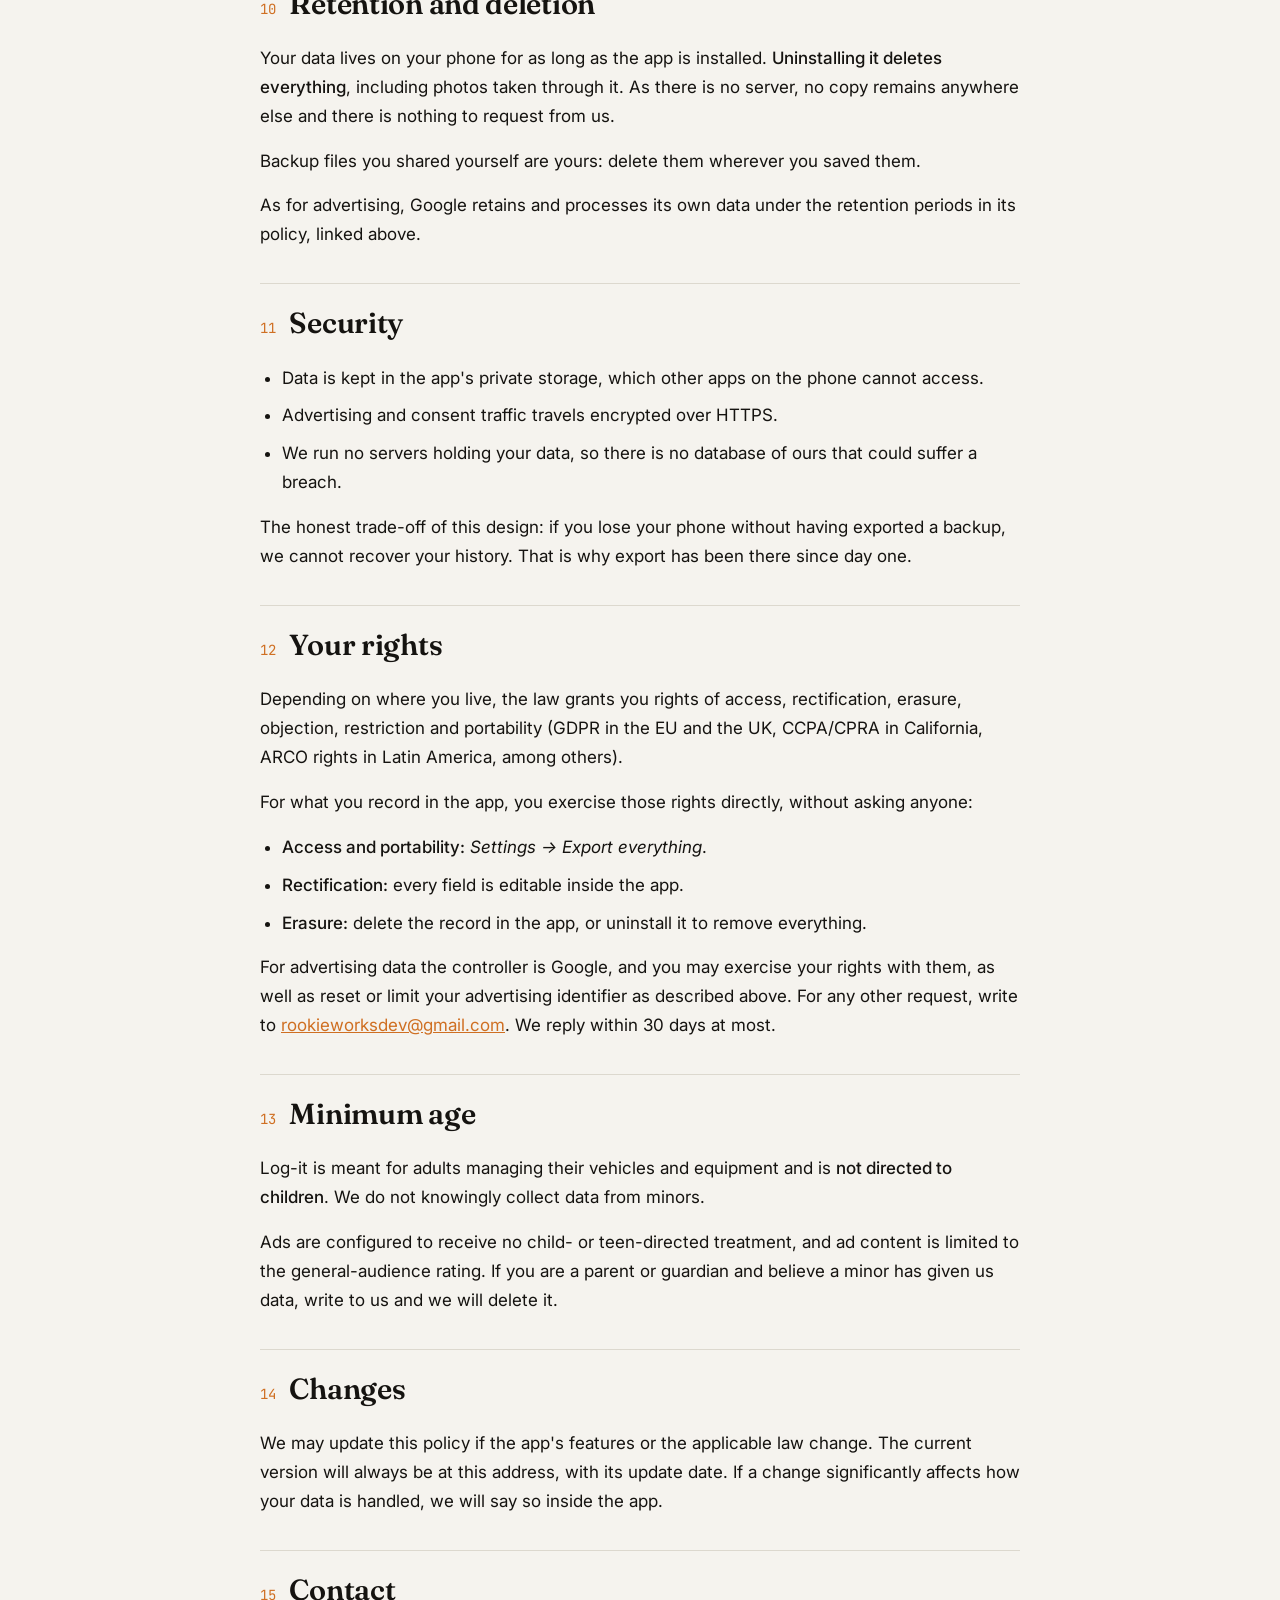
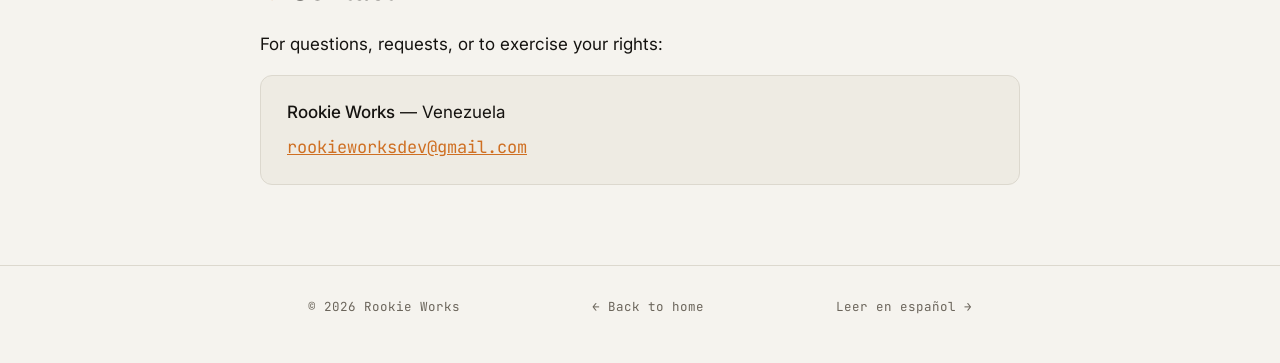
<file: logit-privacy-en.html>
<!DOCTYPE html>
<html lang="en">
<head>
<meta charset="UTF-8">
<meta name="viewport" content="width=device-width, initial-scale=1">
<title>Log-it Privacy Policy — Rookie Works</title>
<meta name="description" content="What data Log-it stores, why it never leaves your phone, what the camera does, and how advertising works.">
<link rel="canonical" href="https://rookieworks.github.io/logit-privacy-en.html">
<link rel="alternate" hreflang="en" href="https://rookieworks.github.io/logit-privacy-en.html">
<link rel="alternate" hreflang="es" href="https://rookieworks.github.io/logit-privacidad.html">
<link rel="alternate" hreflang="x-default" href="https://rookieworks.github.io/logit-privacidad.html">
<meta property="og:type" content="article">
<meta property="og:site_name" content="Rookie Works">
<meta property="og:locale" content="en_US">
<meta property="og:title" content="Log-it Privacy Policy">
<meta property="og:description" content="What data Log-it stores, why it never leaves your phone, what the camera does, and how advertising works.">
<meta property="og:url" content="https://rookieworks.github.io/logit-privacy-en.html">
<meta property="og:image" content="https://rookieworks.github.io/og.png">
<meta name="twitter:card" content="summary_large_image">
<meta name="twitter:image" content="https://rookieworks.github.io/og.png">
<link rel="icon" href="/favicon.svg" type="image/svg+xml">
<link rel="icon" href="/favicon-32.png" sizes="32x32" type="image/png">
<link rel="apple-touch-icon" href="/apple-touch-icon.png">
<link rel="manifest" href="/site.webmanifest">
<meta name="theme-color" content="#F5F3EE" media="(prefers-color-scheme: light)">
<meta name="theme-color" content="#0E0E0C" media="(prefers-color-scheme: dark)">
<link rel="preconnect" href="https://fonts.googleapis.com">
<link rel="preconnect" href="https://fonts.gstatic.com" crossorigin>
<link href="https://fonts.googleapis.com/css2?family=Fraunces:opsz,wght@9..144,400;9..144,600&family=Inter:wght@400;500&family=JetBrains+Mono:wght@400;500&display=swap" rel="stylesheet">
<style>
  :root{
    --bg:#F5F3EE; --bg-soft:#EEEBE3; --ink:#151310; --ink-soft:#6B655B;
    --line:#DCD8CE; --accent:#CF6F22; --accent-ink:#F5F3EE;
    --serif:"Fraunces",Georgia,serif;
    --mono:"JetBrains Mono",ui-monospace,Menlo,monospace;
    --sans:"Inter",system-ui,-apple-system,"Segoe UI",sans-serif;
    --pad:clamp(20px,5vw,48px);
  }
  @media (prefers-color-scheme:dark){
    :root{ --bg:#0E0E0C; --bg-soft:#161513; --ink:#EDE9E1; --ink-soft:#9A948A; --line:#2A2823; --accent:#E8833A; --accent-ink:#0E0E0C; }
  }
  :root[data-theme="light"]{ --bg:#F5F3EE; --bg-soft:#EEEBE3; --ink:#151310; --ink-soft:#6B655B; --line:#DCD8CE; --accent:#CF6F22; --accent-ink:#F5F3EE; }
  :root[data-theme="dark"]{ --bg:#0E0E0C; --bg-soft:#161513; --ink:#EDE9E1; --ink-soft:#9A948A; --line:#2A2823; --accent:#E8833A; --accent-ink:#0E0E0C; }

  *{box-sizing:border-box}
  html{scroll-behavior:smooth}
  body{margin:0;background:var(--bg);color:var(--ink);font-family:var(--sans);font-size:17px;line-height:1.7;
    -webkit-font-smoothing:antialiased}
  ::selection{background:var(--accent);color:var(--accent-ink)}
  a{color:var(--accent)}
  :focus-visible{outline:2px solid var(--accent);outline-offset:3px;border-radius:2px}
  .wrap{max-width:760px;margin:0 auto;padding:0 var(--pad)}

  header{border-bottom:1px solid var(--line);position:sticky;top:0;z-index:10;
    background:color-mix(in srgb,var(--bg) 88%,transparent);backdrop-filter:blur(10px)}
  .bar{display:flex;align-items:center;justify-content:space-between;padding:15px 0}
  .mark{font-family:var(--serif);font-size:20px;font-weight:600;text-decoration:none;color:var(--ink);display:inline-flex;align-items:center}
  .mark .dot{width:8px;height:8px;background:var(--accent);border-radius:2px;margin-left:6px}
  .tools{display:flex;gap:6px}
  .iconbtn{font-family:var(--mono);font-size:12px;background:transparent;color:var(--ink);border:1px solid var(--line);
    border-radius:6px;padding:7px 9px;cursor:pointer;line-height:1;text-decoration:none;display:inline-flex;align-items:center}
  .iconbtn:hover{border-color:var(--accent)}
  .iconbtn svg{width:15px;height:15px;display:block}

  .doc{padding:clamp(40px,7vh,72px) 0 80px}
  .kicker{font-family:var(--mono);font-size:12.5px;letter-spacing:.03em;color:var(--accent);margin:0 0 16px}
  h1{font-family:var(--serif);font-weight:600;font-size:clamp(34px,6vw,52px);line-height:1.05;letter-spacing:-.02em;margin:0 0 14px;text-wrap:balance}
  .updated{font-family:var(--mono);font-size:13px;color:var(--ink-soft);margin:0 0 8px}
  .lead{font-size:18px;color:var(--ink-soft);margin:22px 0 0}

  .toc{background:var(--bg-soft);border:1px solid var(--line);border-radius:12px;padding:22px 26px;margin:44px 0}
  .toc h2{font-family:var(--mono);font-size:12px;text-transform:uppercase;letter-spacing:.08em;color:var(--ink-soft);margin:0 0 14px;font-weight:500}
  .toc ol{margin:0;padding:0;list-style:none;counter-reset:t;
    columns:2;column-gap:34px}
  .toc li{counter-increment:t;margin:0 0 9px;break-inside:avoid;font-size:15px}
  .toc li::before{content:counter(t,decimal-leading-zero);font-family:var(--mono);font-size:12px;color:var(--accent);margin-right:10px}
  .toc a{color:var(--ink);text-decoration:none}
  .toc a:hover{color:var(--accent)}
  @media(max-width:560px){.toc ol{columns:1}}

  section.s{padding-top:14px;margin-top:34px;border-top:1px solid var(--line)}
  h2.sec{font-family:var(--serif);font-weight:600;font-size:clamp(22px,3.4vw,29px);letter-spacing:-.01em;margin:0 0 16px;scroll-margin-top:80px;display:flex;gap:14px;align-items:baseline}
  h2.sec .num{font-family:var(--mono);font-size:14px;color:var(--accent);font-weight:400}
  h3{font-family:var(--sans);font-weight:500;font-size:18px;margin:26px 0 8px}
  p{margin:0 0 16px}
  ul{margin:0 0 16px;padding-left:22px}
  li{margin:0 0 9px}
  strong{font-weight:500;color:var(--ink)}
  .note{background:var(--bg-soft);border-left:3px solid var(--accent);border-radius:0 8px 8px 0;padding:14px 18px;margin:20px 0;font-size:15.5px;color:var(--ink-soft)}
  .contact-box{background:var(--bg-soft);border:1px solid var(--line);border-radius:12px;padding:22px 26px;margin-top:8px}
  .contact-box a{font-family:var(--mono)}

  table{width:100%;border-collapse:collapse;margin:0 0 20px;font-size:15.5px}
  th,td{text-align:left;padding:10px 12px;border-bottom:1px solid var(--line);vertical-align:top}
  th{font-family:var(--mono);font-size:12px;text-transform:uppercase;letter-spacing:.06em;color:var(--ink-soft);font-weight:500}
  .scroller{overflow-x:auto;-webkit-overflow-scrolling:touch}

  footer{border-top:1px solid var(--line);padding:30px 0 50px}
  .foot{display:flex;flex-wrap:wrap;gap:14px 26px;justify-content:space-between;font-family:var(--mono);font-size:12.5px;color:var(--ink-soft)}
  .foot a{color:var(--ink-soft);text-decoration:none}
  .foot a:hover{color:var(--accent)}
</style>
</head>
<body>
<header>
  <div class="wrap bar">
    <a class="mark" href="index.html">Rookie Works<span class="dot" aria-hidden="true"></span></a>
    <div class="tools">
      <a class="iconbtn" href="logit-privacidad.html" aria-label="Leer en español">ES</a>
      <button class="iconbtn" id="theme" aria-label="Toggle theme"></button>
    </div>
  </div>
</header>

<main class="wrap doc">
  <p class="kicker">// Log-it · legal document</p>
  <h1>Log-it Privacy Policy</h1>
  <p class="updated">Last updated: September 15, 2026 · Version 1.0</p>
  <p class="lead">Log-it is an app for keeping the maintenance record of your vehicles and equipment. This policy explains what data it handles, where it lives, and what does — and does not — leave your phone.</p>

  <div class="note">
    <strong>The short version, in three sentences.</strong> Log-it works with no account and offline: what you record is stored only on your phone and we have no way to see it. The only thing that leaves the device is advertising, handled by Google AdMob. The backup file is created by you and travels only if you choose to share it.
  </div>

  <nav class="toc" aria-label="Table of contents">
    <h2>Contents</h2>
    <ol>
      <li><a href="#who">Who is responsible</a></li>
      <li><a href="#where">Where your data lives</a></li>
      <li><a href="#data">What data it handles</a></li>
      <li><a href="#backup">Backup and export</a></li>
      <li><a href="#camera">Camera, photos and scanning</a></li>
      <li><a href="#ads">Advertising (AdMob)</a></li>
      <li><a href="#reminders">Reminders</a></li>
      <li><a href="#permissions">Permissions the app declares</a></li>
      <li><a href="#nothing">What Log-it does not do</a></li>
      <li><a href="#retention">Retention and deletion</a></li>
      <li><a href="#security">Security</a></li>
      <li><a href="#rights">Your rights</a></li>
      <li><a href="#children">Minimum age</a></li>
      <li><a href="#changes">Changes</a></li>
      <li><a href="#contact">Contact</a></li>
    </ol>
  </nav>

  <section class="s" id="who">
    <h2 class="sec"><span class="num">01</span> Who is responsible</h2>
    <p>Log-it (package identifier <code>com.rookieworks.logit</code>) is developed and published by <strong>Rookie Works</strong>, an independent software studio based in Venezuela, and the controller of the data described here.</p>
    <p>Contact for any privacy matter: <a href="mailto:rookieworksdev@gmail.com">rookieworksdev@gmail.com</a>.</p>
    <p>This policy supersedes the <a href="privacy-en.html">general Rookie Works privacy policy</a> in everything concerning Log-it. Where the two differ, this one prevails.</p>
  </section>

  <section class="s" id="where">
    <h2 class="sec"><span class="num">02</span> Where your data lives</h2>
    <p>There is no sign-up, no login and <strong>no server of ours</strong>. Everything you enter is stored in the app's private storage on your phone. It is not sent to Rookie Works or to third parties, and we have no technical means of reading it.</p>
    <p>The app works fully offline. It only uses the network to load ads.</p>
  </section>

  <section class="s" id="data">
    <h2 class="sec"><span class="num">03</span> What data it handles</h2>
    <div class="scroller">
      <table>
        <thead>
          <tr><th>Data</th><th>Where it comes from</th><th>Where it lives</th></tr>
        </thead>
        <tbody>
          <tr><td>Equipment and vehicles: name, brand, model, year, serial or plate, notes</td><td>You, when you add them</td><td>Your phone only</td></tr>
          <tr><td>Service records, tasks, parts and costs</td><td>You, when you log them</td><td>Your phone only</td></tr>
          <tr><td>Odometer or hour-meter readings</td><td>You, by hand or with the camera</td><td>Your phone only</td></tr>
          <tr><td>Photos of equipment and of work done</td><td>You, via camera or gallery</td><td>Your phone only</td></tr>
          <tr><td>Preferences: language and reminder settings</td><td>You, in Settings</td><td>Your phone only</td></tr>
          <tr><td>Advertising identifier and device data</td><td>Google AdMob</td><td>Google, under its own policy</td></tr>
        </tbody>
      </table>
    </div>
    <p>Nothing you record is sold, rented or shared with advertisers or data brokers. That circuit does not exist in the app: your records never reach us.</p>
  </section>

  <section class="s" id="backup">
    <h2 class="sec"><span class="num">04</span> Backup and export</h2>
    <p>From <em>Settings → Export everything</em> the app creates a <code>.zip</code> file with your records and photos. It is created on your phone and <strong>is not uploaded anywhere</strong>.</p>
    <p>If you choose to share it — by email, to cloud storage or to another phone — it travels to the destination you pick and is then subject to that service's terms. That choice is yours; the app does not make it for you and never sends anything automatically.</p>
    <p>That same file is your right to portability in practice: it is readable, contains your full history, and can be restored on another device.</p>
  </section>

  <section class="s" id="camera">
    <h2 class="sec"><span class="num">05</span> Camera, photos and scanning</h2>
    <p>The camera is used for three things, and they are worth telling apart because they do not all work the same way:</p>
    <h3>Photos</h3>
    <p>Photos you take or pick from the gallery are copied into the app's storage. They are not uploaded to any server.</p>
    <h3>Odometer reading</h3>
    <p>The text recognition that reads the dashboard runs <strong>entirely on your device</strong>, using a component shipped inside the app. The image never leaves your phone and is not kept unless you attach it to the record.</p>
    <h3>QR codes and barcodes</h3>
    <p>Scanning is also processed on the device, but the component that performs it may be provided by <strong>Google Play services</strong> on your phone, which in some cases downloads it on demand. What gets downloaded is that component: your images and data are not sent.</p>
  </section>

  <section class="s" id="ads">
    <h2 class="sec"><span class="num">06</span> Advertising (Google AdMob)</h2>
    <p>Log-it is free and supported by ads served by <strong>Google AdMob</strong>. To serve and measure ads, Google and its advertising partners may collect and process the device advertising identifier, approximate location derived from the IP address (country or region, not GPS), device information and ad interaction data.</p>
    <p>Google carries out that processing as its own controller, under its policies:</p>
    <ul>
      <li><a href="https://policies.google.com/privacy" target="_blank" rel="noopener">Google Privacy Policy</a></li>
      <li><a href="https://policies.google.com/technologies/partner-sites" target="_blank" rel="noopener">How Google uses information from sites or apps that use its services</a></li>
    </ul>
    <p>Depending on your region, ads may be <strong>personalised</strong> or <strong>non-personalised</strong>. Where the law requires it (European Economic Area, United Kingdom and Switzerland), a Google consent form is shown <strong>before</strong> any ad is loaded. You can change or withdraw your choice from <em>Settings → Privacy options</em> inside the app, where that option is available.</p>
    <p>On Android you can also reset or delete your advertising identifier, or turn off personalisation, in <strong>Settings › Google › Ads</strong>.</p>
    <div class="note">
      The app includes a voluntary button to watch an ad in support of the project. It is optional and <strong>unlocks nothing</strong>: everything Log-it does is available without watching it. There are also no ads in front of exporting your own data.
    </div>
  </section>

  <section class="s" id="reminders">
    <h2 class="sec"><span class="num">07</span> Reminders</h2>
    <p>Reminders for due maintenance are scheduled on the phone itself. <strong>They are not push notifications</strong>: no server sends them, they need no connection, and their content never leaves the device.</p>
  </section>

  <section class="s" id="permissions">
    <h2 class="sec"><span class="num">08</span> Permissions the app declares</h2>
    <ul>
      <li><strong>Camera:</strong> photograph equipment and work done, read the odometer, scan codes.</li>
      <li><strong>Notifications:</strong> remind you of due maintenance. Requested when you turn reminders on, not when you open the app.</li>
      <li><strong>Boot completed, vibrate, wake lock and foreground service:</strong> used by the notification component to show reminders and reschedule them after the phone restarts; without them they would be lost silently.</li>
      <li><strong>Internet and network state:</strong> load ads and the consent form.</li>
      <li><strong>Advertising ID:</strong> required by Google for advertising.</li>
    </ul>
    <p>The app declares <strong>no</strong> location, contacts, microphone, calendar or external storage permissions.</p>
  </section>

  <section class="s" id="nothing">
    <h2 class="sec"><span class="num">09</span> What Log-it does not do</h2>
    <ul>
      <li><strong>No analytics.</strong> We do not measure which screens you open or how long you spend in them.</li>
      <li><strong>No account or login.</strong> We do not ask for your email or your name.</li>
      <li><strong>No automatic sync.</strong> Nothing is uploaded to the cloud on its own.</li>
      <li><strong>No access to your location, contacts, microphone or calendar.</strong></li>
      <li><strong>We do not sell or share your records</strong> within the meaning of the GDPR or the CCPA: we do not have them.</li>
    </ul>
  </section>

  <section class="s" id="retention">
    <h2 class="sec"><span class="num">10</span> Retention and deletion</h2>
    <p>Your data lives on your phone for as long as the app is installed. <strong>Uninstalling it deletes everything</strong>, including photos taken through it. As there is no server, no copy remains anywhere else and there is nothing to request from us.</p>
    <p>Backup files you shared yourself are yours: delete them wherever you saved them.</p>
    <p>As for advertising, Google retains and processes its own data under the retention periods in its policy, linked above.</p>
  </section>

  <section class="s" id="security">
    <h2 class="sec"><span class="num">11</span> Security</h2>
    <ul>
      <li>Data is kept in the app's private storage, which other apps on the phone cannot access.</li>
      <li>Advertising and consent traffic travels encrypted over HTTPS.</li>
      <li>We run no servers holding your data, so there is no database of ours that could suffer a breach.</li>
    </ul>
    <p>The honest trade-off of this design: if you lose your phone without having exported a backup, we cannot recover your history. That is why export has been there since day one.</p>
  </section>

  <section class="s" id="rights">
    <h2 class="sec"><span class="num">12</span> Your rights</h2>
    <p>Depending on where you live, the law grants you rights of access, rectification, erasure, objection, restriction and portability (GDPR in the EU and the UK, CCPA/CPRA in California, ARCO rights in Latin America, among others).</p>
    <p>For what you record in the app, you exercise those rights directly, without asking anyone:</p>
    <ul>
      <li><strong>Access and portability:</strong> <em>Settings → Export everything</em>.</li>
      <li><strong>Rectification:</strong> every field is editable inside the app.</li>
      <li><strong>Erasure:</strong> delete the record in the app, or uninstall it to remove everything.</li>
    </ul>
    <p>For advertising data the controller is Google, and you may exercise your rights with them, as well as reset or limit your advertising identifier as described above. For any other request, write to <a href="mailto:rookieworksdev@gmail.com">rookieworksdev@gmail.com</a>. We reply within 30 days at most.</p>
  </section>

  <section class="s" id="children">
    <h2 class="sec"><span class="num">13</span> Minimum age</h2>
    <p>Log-it is meant for adults managing their vehicles and equipment and is <strong>not directed to children</strong>. We do not knowingly collect data from minors.</p>
    <p>Ads are configured to receive no child- or teen-directed treatment, and ad content is limited to the general-audience rating. If you are a parent or guardian and believe a minor has given us data, write to us and we will delete it.</p>
  </section>

  <section class="s" id="changes">
    <h2 class="sec"><span class="num">14</span> Changes</h2>
    <p>We may update this policy if the app's features or the applicable law change. The current version will always be at this address, with its update date. If a change significantly affects how your data is handled, we will say so inside the app.</p>
  </section>

  <section class="s" id="contact">
    <h2 class="sec"><span class="num">15</span> Contact</h2>
    <p>For questions, requests, or to exercise your rights:</p>
    <div class="contact-box">
      <p style="margin:0 0 6px"><strong>Rookie Works</strong> — Venezuela</p>
      <p style="margin:0"><a href="mailto:rookieworksdev@gmail.com">rookieworksdev@gmail.com</a></p>
    </div>
  </section>
</main>

<footer>
  <div class="wrap foot">
    <span>© <span id="year">2026</span> Rookie Works</span>
    <a href="index.html">← Back to home</a>
    <a href="logit-privacidad.html">Leer en español →</a>
  </div>
</footer>

<script>
(function(){
  var root=document.documentElement;
  var moon='<svg viewBox="0 0 24 24" fill="none" stroke="currentColor" stroke-width="1.7"><path d="M21 12.8A9 9 0 1111.2 3a7 7 0 009.8 9.8z"/></svg>';
  var sun='<svg viewBox="0 0 24 24" fill="none" stroke="currentColor" stroke-width="1.7"><circle cx="12" cy="12" r="4"/><path d="M12 2v2M12 20v2M4 12H2M22 12h-2M5 5l1.5 1.5M17.5 17.5L19 19M19 5l-1.5 1.5M6.5 17.5L5 19"/></svg>';
  function ct(){var t=root.getAttribute('data-theme');return t?t:(window.matchMedia('(prefers-color-scheme:dark)').matches?'dark':'light');}
  function paint(){document.getElementById('theme').innerHTML=ct()==='dark'?sun:moon;}
  var s=localStorage.getItem('rw-theme'); if(s) root.setAttribute('data-theme',s); paint();
  document.getElementById('theme').addEventListener('click',function(){var n=ct()==='dark'?'light':'dark';root.setAttribute('data-theme',n);localStorage.setItem('rw-theme',n);paint();});
  document.getElementById('year').textContent=new Date().getFullYear();
})();
</script>
</body>
</html>
</file>
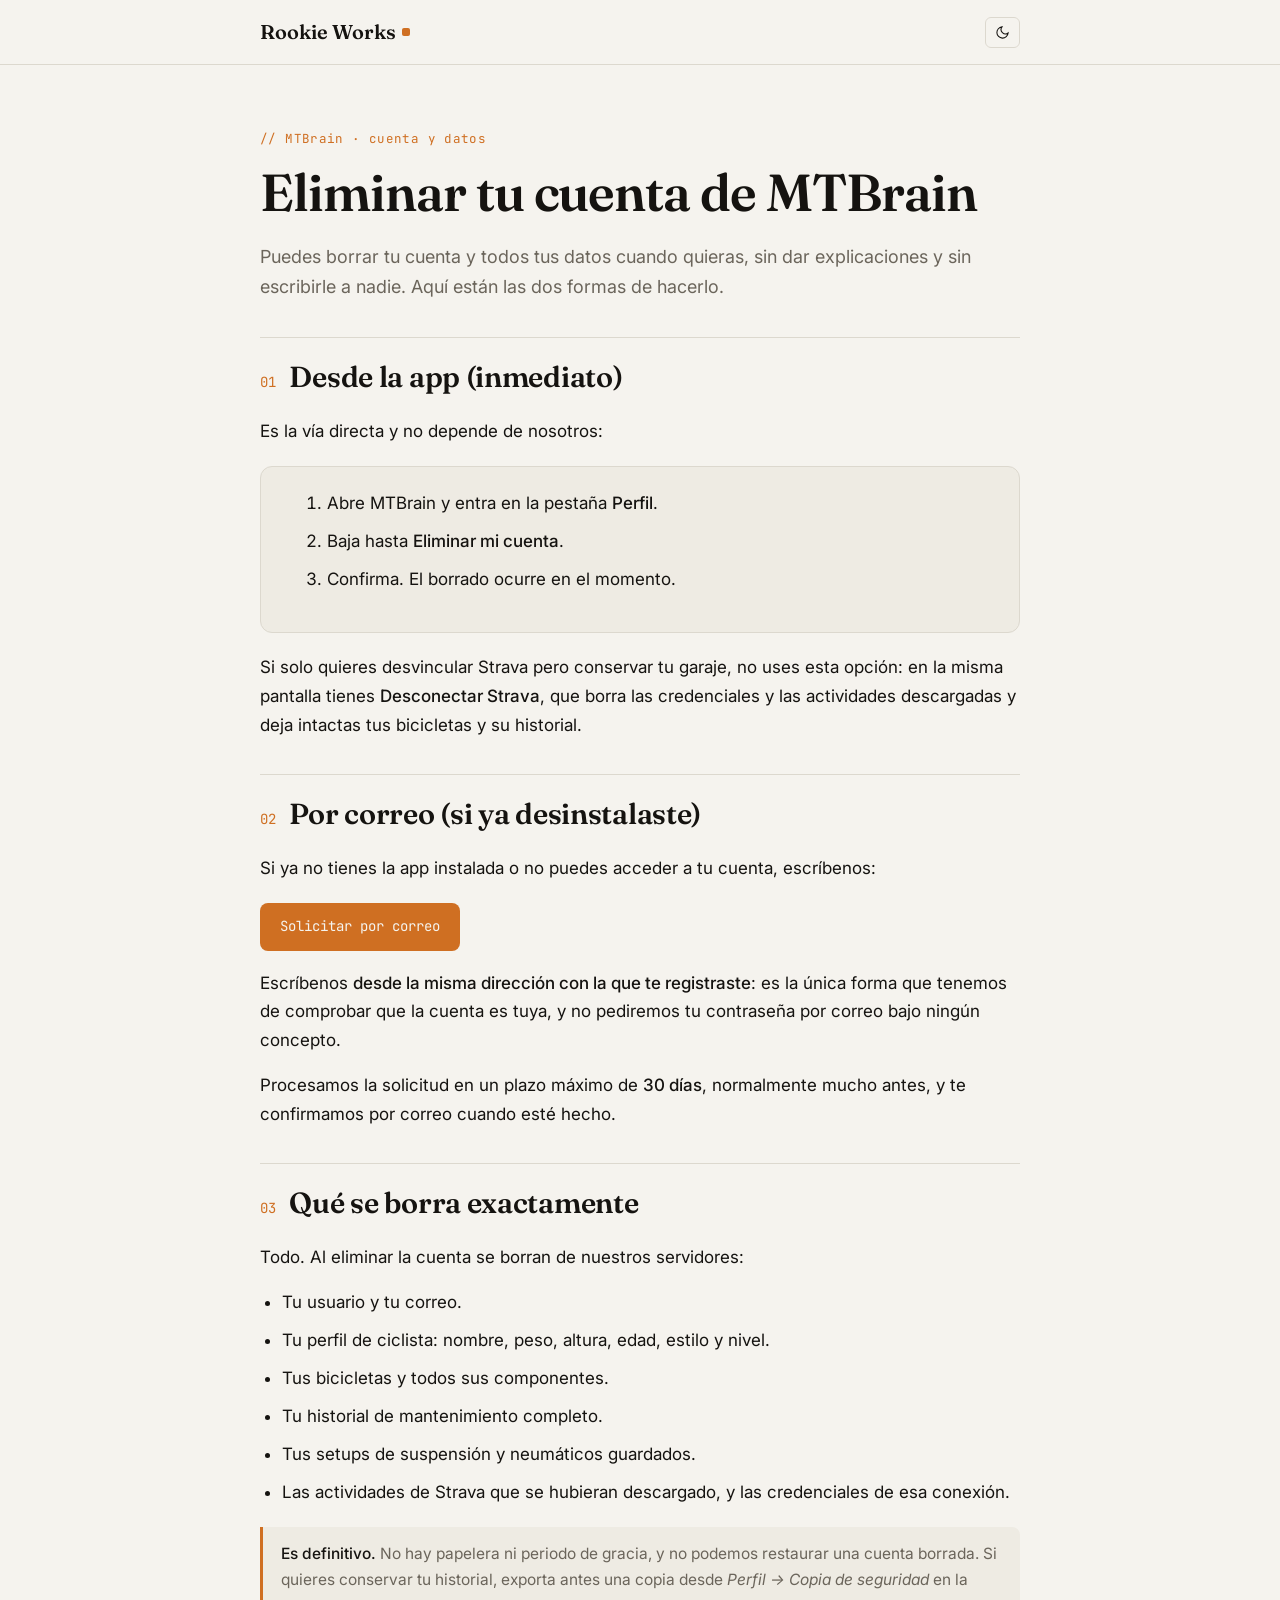
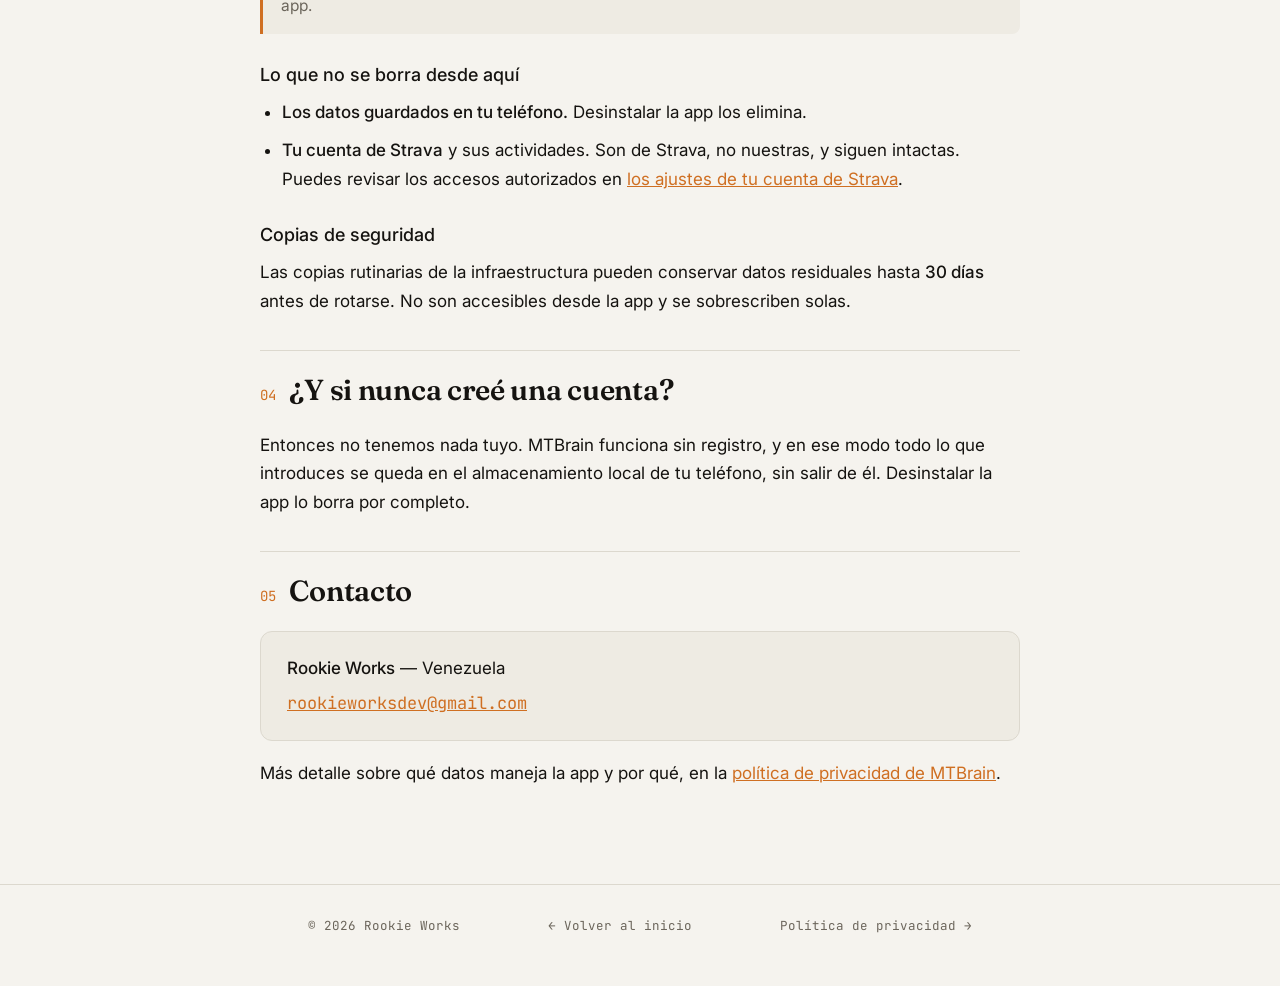
<file: mtbrain-eliminar-cuenta.html>
<!DOCTYPE html>
<html lang="es">
<head>
<meta charset="UTF-8">
<meta name="viewport" content="width=device-width, initial-scale=1">
<title>Eliminar tu cuenta de MTBrain — Rookie Works</title>
<meta name="description" content="Cómo borrar tu cuenta de MTBrain y todos tus datos, desde la app o por correo.">
<link rel="canonical" href="https://rookieworks.github.io/mtbrain-eliminar-cuenta.html">
<meta property="og:type" content="article">
<meta property="og:site_name" content="Rookie Works">
<meta property="og:locale" content="es_ES">
<meta property="og:title" content="Eliminar tu cuenta de MTBrain">
<meta property="og:description" content="Cómo borrar tu cuenta de MTBrain y todos tus datos, desde la app o por correo.">
<meta property="og:url" content="https://rookieworks.github.io/mtbrain-eliminar-cuenta.html">
<meta property="og:image" content="https://rookieworks.github.io/og.png">
<meta name="twitter:card" content="summary_large_image">
<meta name="twitter:image" content="https://rookieworks.github.io/og.png">
<link rel="icon" href="/favicon.svg" type="image/svg+xml">
<link rel="icon" href="/favicon-32.png" sizes="32x32" type="image/png">
<link rel="apple-touch-icon" href="/apple-touch-icon.png">
<link rel="manifest" href="/site.webmanifest">
<meta name="theme-color" content="#F5F3EE" media="(prefers-color-scheme: light)">
<meta name="theme-color" content="#0E0E0C" media="(prefers-color-scheme: dark)">
<link rel="preconnect" href="https://fonts.googleapis.com">
<link rel="preconnect" href="https://fonts.gstatic.com" crossorigin>
<link href="https://fonts.googleapis.com/css2?family=Fraunces:opsz,wght@9..144,400;9..144,600&family=Inter:wght@400;500&family=JetBrains+Mono:wght@400;500&display=swap" rel="stylesheet">
<style>
  :root{
    --bg:#F5F3EE; --bg-soft:#EEEBE3; --ink:#151310; --ink-soft:#6B655B;
    --line:#DCD8CE; --accent:#CF6F22; --accent-ink:#F5F3EE;
    --serif:"Fraunces",Georgia,serif;
    --mono:"JetBrains Mono",ui-monospace,Menlo,monospace;
    --sans:"Inter",system-ui,-apple-system,"Segoe UI",sans-serif;
    --pad:clamp(20px,5vw,48px);
  }
  @media (prefers-color-scheme:dark){
    :root{ --bg:#0E0E0C; --bg-soft:#161513; --ink:#EDE9E1; --ink-soft:#9A948A; --line:#2A2823; --accent:#E8833A; --accent-ink:#0E0E0C; }
  }
  :root[data-theme="light"]{ --bg:#F5F3EE; --bg-soft:#EEEBE3; --ink:#151310; --ink-soft:#6B655B; --line:#DCD8CE; --accent:#CF6F22; --accent-ink:#F5F3EE; }
  :root[data-theme="dark"]{ --bg:#0E0E0C; --bg-soft:#161513; --ink:#EDE9E1; --ink-soft:#9A948A; --line:#2A2823; --accent:#E8833A; --accent-ink:#0E0E0C; }

  *{box-sizing:border-box}
  html{scroll-behavior:smooth}
  body{margin:0;background:var(--bg);color:var(--ink);font-family:var(--sans);font-size:17px;line-height:1.7;
    -webkit-font-smoothing:antialiased}
  ::selection{background:var(--accent);color:var(--accent-ink)}
  a{color:var(--accent)}
  :focus-visible{outline:2px solid var(--accent);outline-offset:3px;border-radius:2px}
  .wrap{max-width:760px;margin:0 auto;padding:0 var(--pad)}

  header{border-bottom:1px solid var(--line);position:sticky;top:0;z-index:10;
    background:color-mix(in srgb,var(--bg) 88%,transparent);backdrop-filter:blur(10px)}
  .bar{display:flex;align-items:center;justify-content:space-between;padding:15px 0}
  .mark{font-family:var(--serif);font-size:20px;font-weight:600;text-decoration:none;color:var(--ink);display:inline-flex;align-items:center}
  .mark .dot{width:8px;height:8px;background:var(--accent);border-radius:2px;margin-left:6px}
  .tools{display:flex;gap:6px}
  .iconbtn{font-family:var(--mono);font-size:12px;background:transparent;color:var(--ink);border:1px solid var(--line);
    border-radius:6px;padding:7px 9px;cursor:pointer;line-height:1;text-decoration:none;display:inline-flex;align-items:center}
  .iconbtn:hover{border-color:var(--accent)}
  .iconbtn svg{width:15px;height:15px;display:block}

  .doc{padding:clamp(40px,7vh,72px) 0 80px}
  .kicker{font-family:var(--mono);font-size:12.5px;letter-spacing:.03em;color:var(--accent);margin:0 0 16px}
  h1{font-family:var(--serif);font-weight:600;font-size:clamp(34px,6vw,52px);line-height:1.05;letter-spacing:-.02em;margin:0 0 14px;text-wrap:balance}
  .lead{font-size:18px;color:var(--ink-soft);margin:22px 0 0}

  section.s{padding-top:14px;margin-top:34px;border-top:1px solid var(--line)}
  h2.sec{font-family:var(--serif);font-weight:600;font-size:clamp(22px,3.4vw,29px);letter-spacing:-.01em;margin:0 0 16px;scroll-margin-top:80px;display:flex;gap:14px;align-items:baseline}
  h2.sec .num{font-family:var(--mono);font-size:14px;color:var(--accent);font-weight:400}
  h3{font-family:var(--sans);font-weight:500;font-size:18px;margin:26px 0 8px}
  p{margin:0 0 16px}
  ul,ol{margin:0 0 16px;padding-left:22px}
  li{margin:0 0 9px}
  strong{font-weight:500;color:var(--ink)}
  .note{background:var(--bg-soft);border-left:3px solid var(--accent);border-radius:0 8px 8px 0;padding:14px 18px;margin:20px 0;font-size:15.5px;color:var(--ink-soft)}
  .contact-box{background:var(--bg-soft);border:1px solid var(--line);border-radius:12px;padding:22px 26px;margin-top:8px}
  .contact-box a{font-family:var(--mono)}
  .steps{background:var(--bg-soft);border:1px solid var(--line);border-radius:12px;padding:22px 26px 22px 44px;margin:20px 0}
  .cta{display:inline-block;font-family:var(--mono);font-size:14px;background:var(--accent);color:var(--accent-ink);
    text-decoration:none;border-radius:8px;padding:12px 20px;margin-top:4px}

  footer{border-top:1px solid var(--line);padding:30px 0 50px}
  .foot{display:flex;flex-wrap:wrap;gap:14px 26px;justify-content:space-between;font-family:var(--mono);font-size:12.5px;color:var(--ink-soft)}
  .foot a{color:var(--ink-soft);text-decoration:none}
  .foot a:hover{color:var(--accent)}
</style>
</head>
<body>
<header>
  <div class="wrap bar">
    <a class="mark" href="index.html">Rookie Works<span class="dot" aria-hidden="true"></span></a>
    <div class="tools">
      <button class="iconbtn" id="theme" aria-label="Cambiar tema"></button>
    </div>
  </div>
</header>

<main class="wrap doc">
  <p class="kicker">// MTBrain · cuenta y datos</p>
  <h1>Eliminar tu cuenta de MTBrain</h1>
  <p class="lead">Puedes borrar tu cuenta y todos tus datos cuando quieras, sin dar explicaciones y sin escribirle a nadie. Aquí están las dos formas de hacerlo.</p>

  <section class="s" id="app">
    <h2 class="sec"><span class="num">01</span> Desde la app (inmediato)</h2>
    <p>Es la vía directa y no depende de nosotros:</p>
    <div class="steps">
      <ol>
        <li>Abre MTBrain y entra en la pestaña <strong>Perfil</strong>.</li>
        <li>Baja hasta <strong>Eliminar mi cuenta</strong>.</li>
        <li>Confirma. El borrado ocurre en el momento.</li>
      </ol>
    </div>
    <p>Si solo quieres desvincular Strava pero conservar tu garaje, no uses esta opción: en la misma pantalla tienes <strong>Desconectar Strava</strong>, que borra las credenciales y las actividades descargadas y deja intactas tus bicicletas y su historial.</p>
  </section>

  <section class="s" id="correo">
    <h2 class="sec"><span class="num">02</span> Por correo (si ya desinstalaste)</h2>
    <p>Si ya no tienes la app instalada o no puedes acceder a tu cuenta, escríbenos:</p>
    <p><a class="cta" href="mailto:rookieworksdev@gmail.com?subject=Eliminar%20mi%20cuenta%20de%20MTBrain&amp;body=Solicito%20la%20eliminaci%C3%B3n%20de%20mi%20cuenta%20de%20MTBrain%20y%20de%20todos%20los%20datos%20asociados.%0A%0ACorreo%20de%20la%20cuenta%3A%20">Solicitar por correo</a></p>
    <p style="margin-top:18px">Escríbenos <strong>desde la misma dirección con la que te registraste</strong>: es la única forma que tenemos de comprobar que la cuenta es tuya, y no pediremos tu contraseña por correo bajo ningún concepto.</p>
    <p>Procesamos la solicitud en un plazo máximo de <strong>30 días</strong>, normalmente mucho antes, y te confirmamos por correo cuando esté hecho.</p>
  </section>

  <section class="s" id="que-se-borra">
    <h2 class="sec"><span class="num">03</span> Qué se borra exactamente</h2>
    <p>Todo. Al eliminar la cuenta se borran de nuestros servidores:</p>
    <ul>
      <li>Tu usuario y tu correo.</li>
      <li>Tu perfil de ciclista: nombre, peso, altura, edad, estilo y nivel.</li>
      <li>Tus bicicletas y todos sus componentes.</li>
      <li>Tu historial de mantenimiento completo.</li>
      <li>Tus setups de suspensión y neumáticos guardados.</li>
      <li>Las actividades de Strava que se hubieran descargado, y las credenciales de esa conexión.</li>
    </ul>
    <div class="note">
      <strong>Es definitivo.</strong> No hay papelera ni periodo de gracia, y no podemos restaurar una cuenta borrada. Si quieres conservar tu historial, exporta antes una copia desde <em>Perfil → Copia de seguridad</em> en la app.
    </div>
    <h3>Lo que no se borra desde aquí</h3>
    <ul>
      <li><strong>Los datos guardados en tu teléfono.</strong> Desinstalar la app los elimina.</li>
      <li><strong>Tu cuenta de Strava</strong> y sus actividades. Son de Strava, no nuestras, y siguen intactas. Puedes revisar los accesos autorizados en <a href="https://www.strava.com/settings/apps" rel="noopener">los ajustes de tu cuenta de Strava</a>.</li>
    </ul>
    <h3>Copias de seguridad</h3>
    <p>Las copias rutinarias de la infraestructura pueden conservar datos residuales hasta <strong>30 días</strong> antes de rotarse. No son accesibles desde la app y se sobrescriben solas.</p>
  </section>

  <section class="s" id="sin-cuenta">
    <h2 class="sec"><span class="num">04</span> ¿Y si nunca creé una cuenta?</h2>
    <p>Entonces no tenemos nada tuyo. MTBrain funciona sin registro, y en ese modo todo lo que introduces se queda en el almacenamiento local de tu teléfono, sin salir de él. Desinstalar la app lo borra por completo.</p>
  </section>

  <section class="s" id="contacto">
    <h2 class="sec"><span class="num">05</span> Contacto</h2>
    <div class="contact-box">
      <p style="margin:0 0 6px"><strong>Rookie Works</strong> — Venezuela</p>
      <p style="margin:0"><a href="mailto:rookieworksdev@gmail.com">rookieworksdev@gmail.com</a></p>
    </div>
    <p style="margin-top:18px">Más detalle sobre qué datos maneja la app y por qué, en la <a href="mtbrain-privacidad.html">política de privacidad de MTBrain</a>.</p>
  </section>
</main>

<footer>
  <div class="wrap foot">
    <span>© <span id="year">2026</span> Rookie Works</span>
    <a href="index.html">← Volver al inicio</a>
    <a href="mtbrain-privacidad.html">Política de privacidad →</a>
  </div>
</footer>

<script>
(function(){
  var root=document.documentElement;
  var moon='<svg viewBox="0 0 24 24" fill="none" stroke="currentColor" stroke-width="1.7"><path d="M21 12.8A9 9 0 1111.2 3a7 7 0 009.8 9.8z"/></svg>';
  var sun='<svg viewBox="0 0 24 24" fill="none" stroke="currentColor" stroke-width="1.7"><circle cx="12" cy="12" r="4"/><path d="M12 2v2M12 20v2M4 12H2M22 12h-2M5 5l1.5 1.5M17.5 17.5L19 19M19 5l-1.5 1.5M6.5 17.5L5 19"/></svg>';
  function ct(){var t=root.getAttribute('data-theme');return t?t:(window.matchMedia('(prefers-color-scheme:dark)').matches?'dark':'light');}
  function paint(){document.getElementById('theme').innerHTML=ct()==='dark'?sun:moon;}
  var s=localStorage.getItem('rw-theme'); if(s) root.setAttribute('data-theme',s); paint();
  document.getElementById('theme').addEventListener('click',function(){var n=ct()==='dark'?'light':'dark';root.setAttribute('data-theme',n);localStorage.setItem('rw-theme',n);paint();});
  document.getElementById('year').textContent=new Date().getFullYear();
})();
</script>
</body>
</html>
</file>
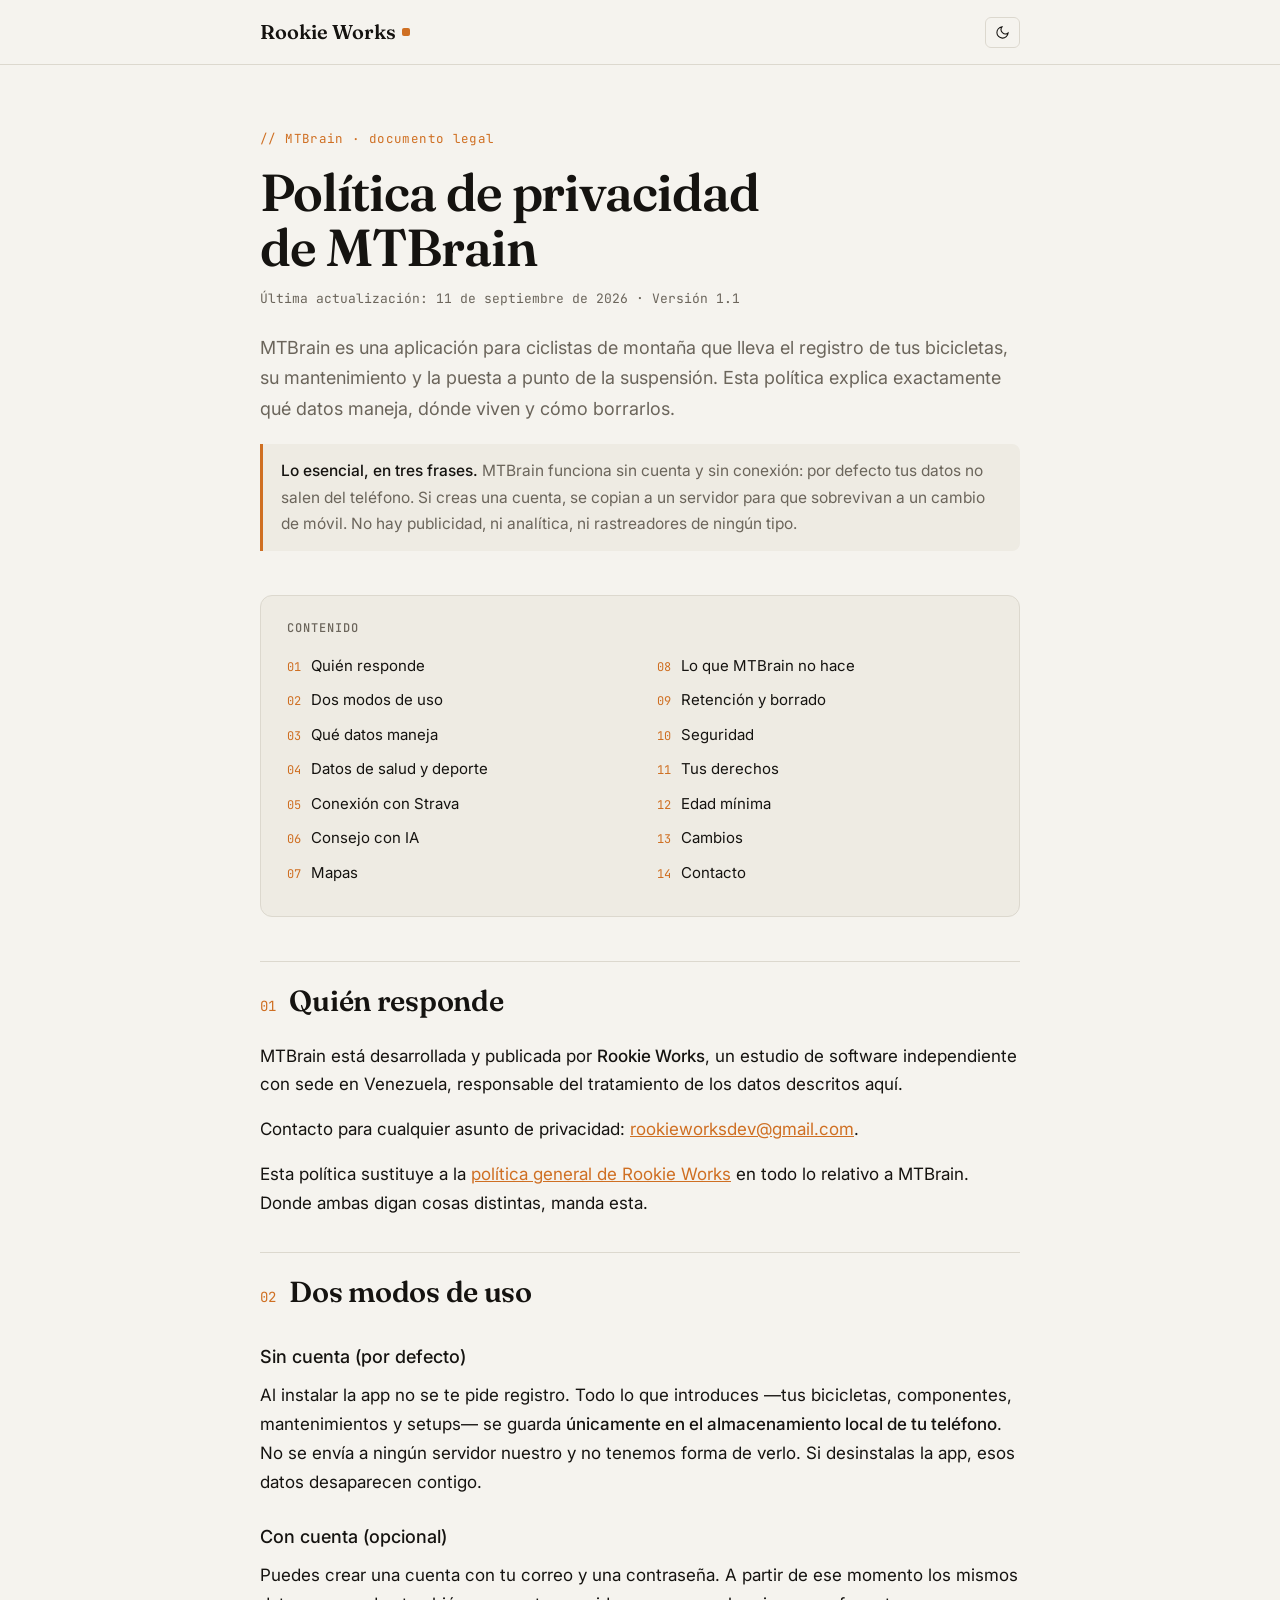
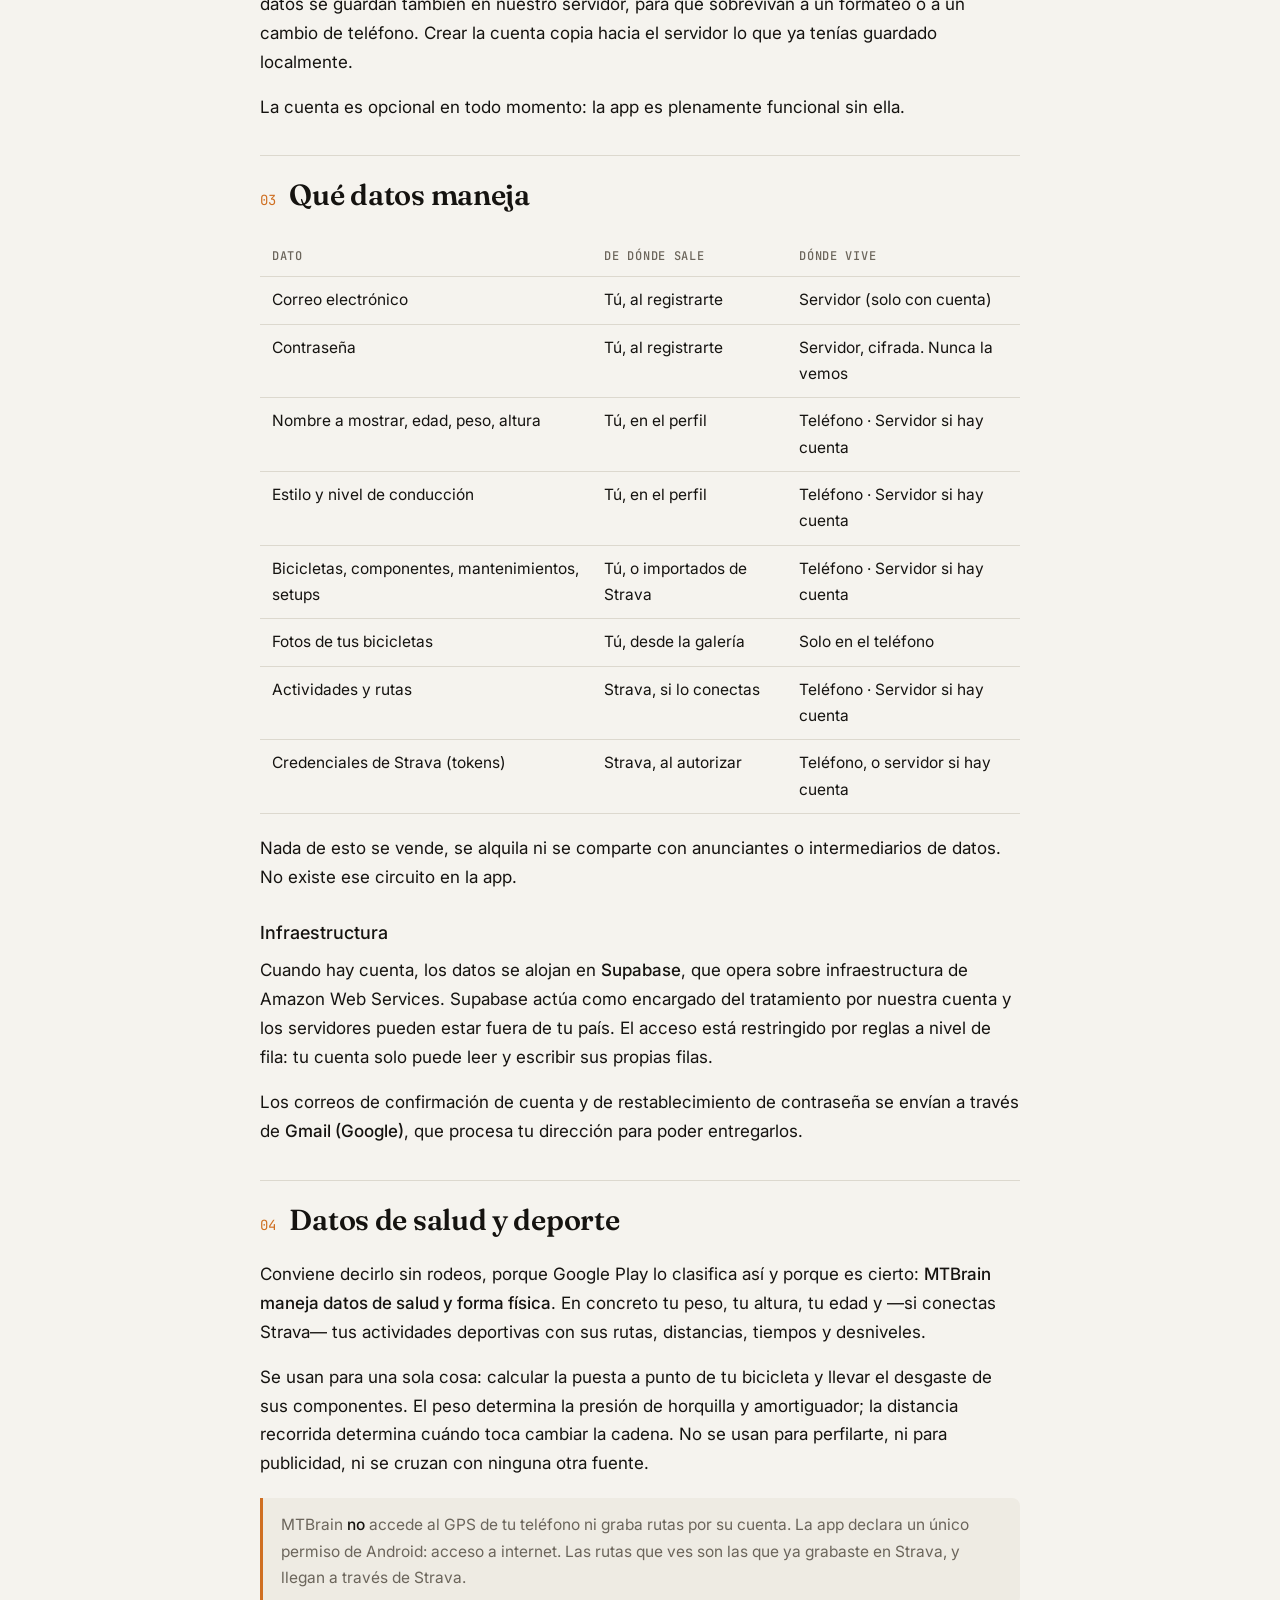
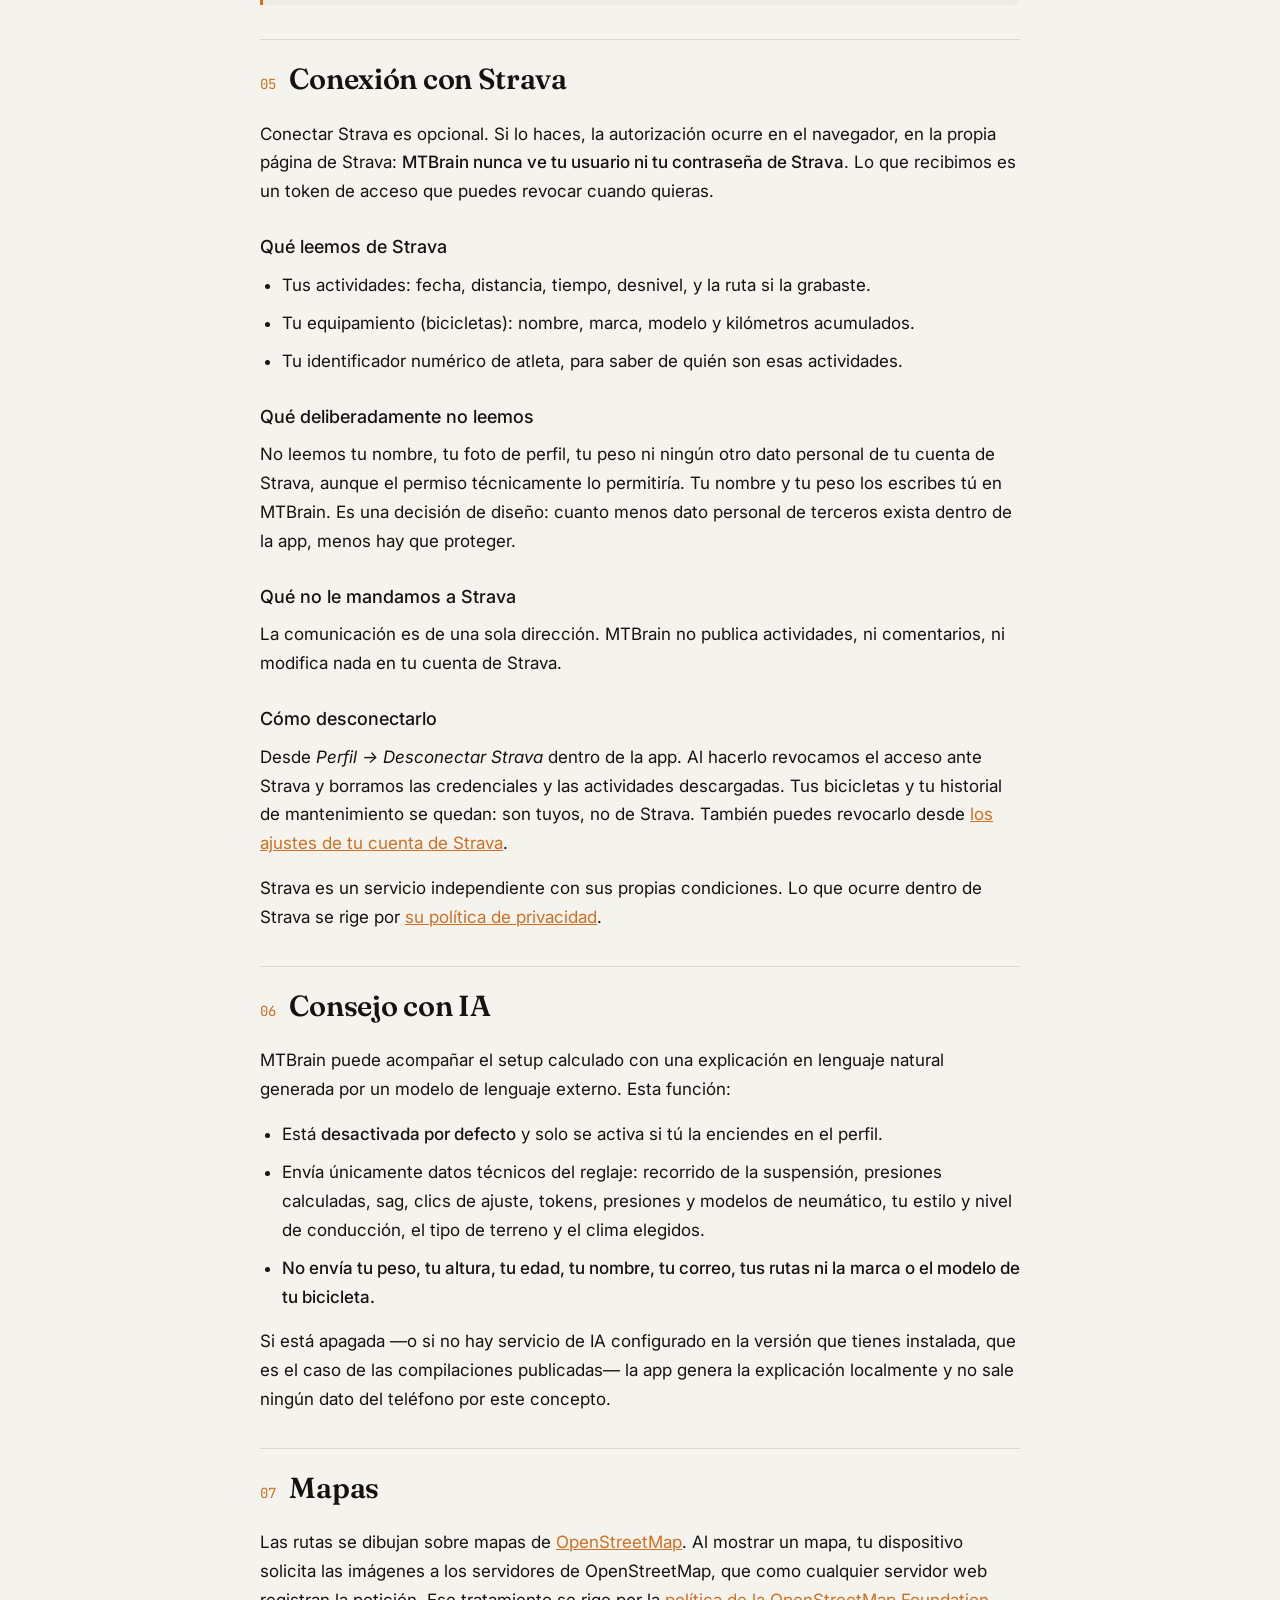
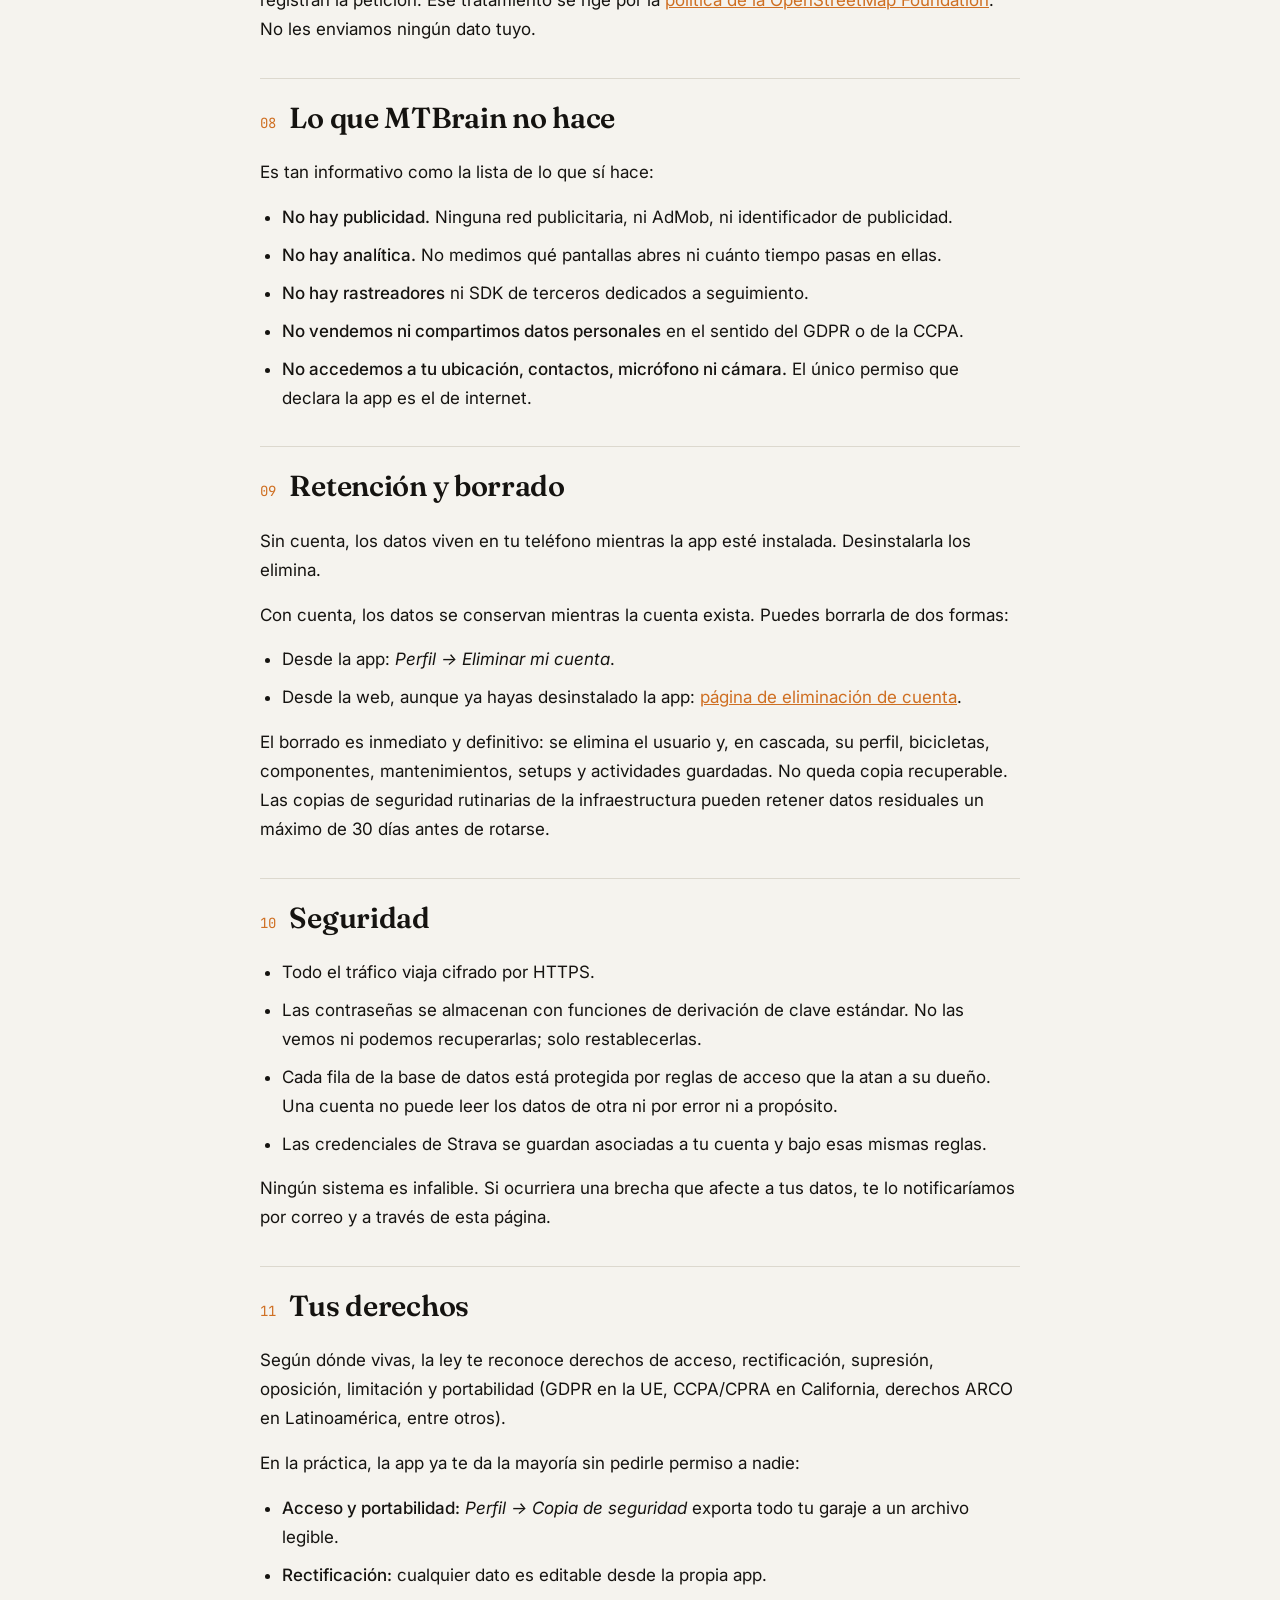
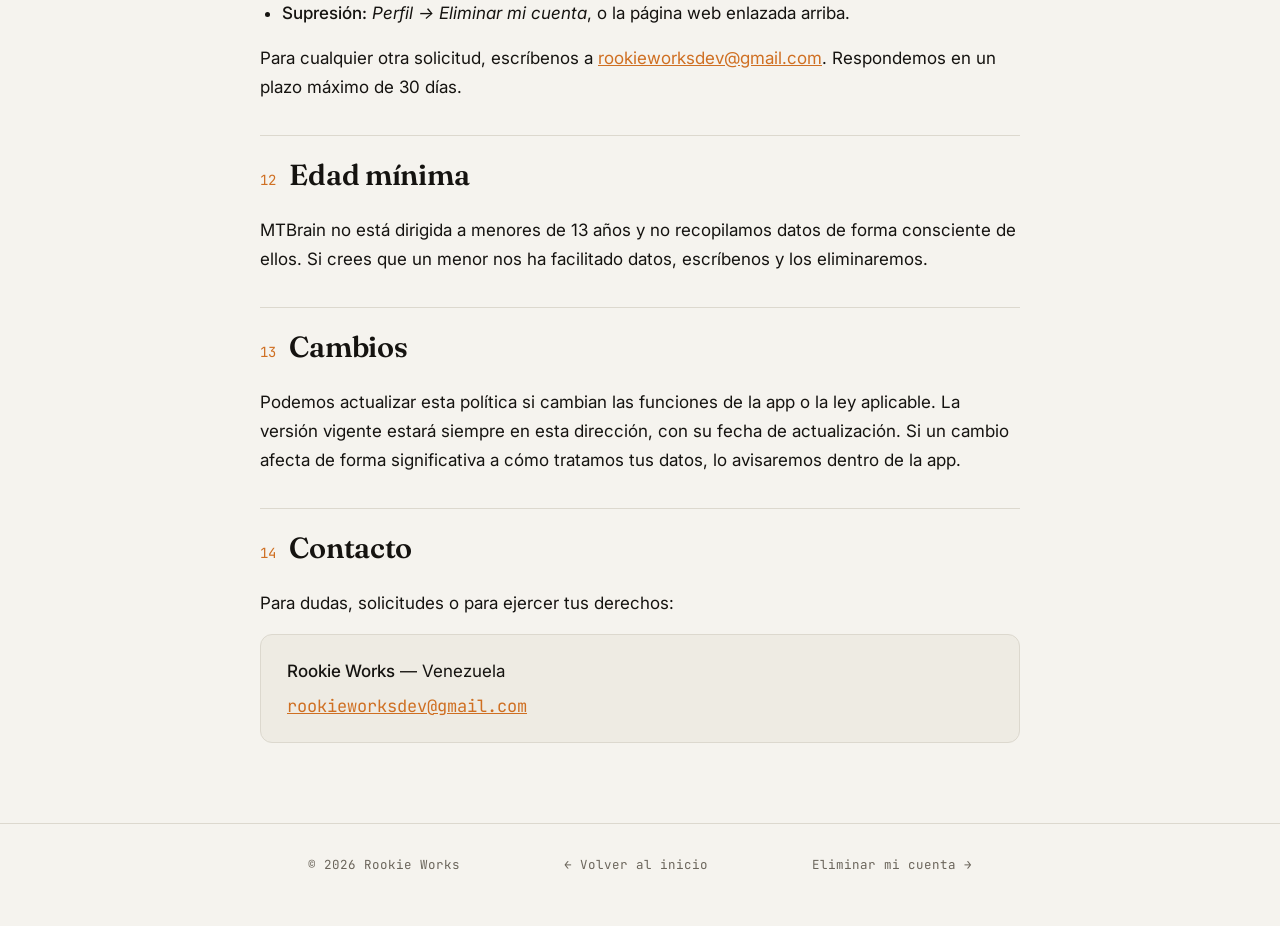
<file: mtbrain-privacidad.html>
<!DOCTYPE html>
<html lang="es">
<head>
<meta charset="UTF-8">
<meta name="viewport" content="width=device-width, initial-scale=1">
<title>Política de privacidad de MTBrain — Rookie Works</title>
<meta name="description" content="Qué datos guarda MTBrain, dónde viven, qué se comparte con Strava y cómo borrar tu cuenta.">
<link rel="canonical" href="https://rookieworks.github.io/mtbrain-privacidad.html">
<meta property="og:type" content="article">
<meta property="og:site_name" content="Rookie Works">
<meta property="og:locale" content="es_ES">
<meta property="og:title" content="Política de privacidad de MTBrain">
<meta property="og:description" content="Qué datos guarda MTBrain, dónde viven, qué se comparte con Strava y cómo borrar tu cuenta.">
<meta property="og:url" content="https://rookieworks.github.io/mtbrain-privacidad.html">
<meta property="og:image" content="https://rookieworks.github.io/og.png">
<meta name="twitter:card" content="summary_large_image">
<meta name="twitter:image" content="https://rookieworks.github.io/og.png">
<link rel="icon" href="/favicon.svg" type="image/svg+xml">
<link rel="icon" href="/favicon-32.png" sizes="32x32" type="image/png">
<link rel="apple-touch-icon" href="/apple-touch-icon.png">
<link rel="manifest" href="/site.webmanifest">
<meta name="theme-color" content="#F5F3EE" media="(prefers-color-scheme: light)">
<meta name="theme-color" content="#0E0E0C" media="(prefers-color-scheme: dark)">
<link rel="preconnect" href="https://fonts.googleapis.com">
<link rel="preconnect" href="https://fonts.gstatic.com" crossorigin>
<link href="https://fonts.googleapis.com/css2?family=Fraunces:opsz,wght@9..144,400;9..144,600&family=Inter:wght@400;500&family=JetBrains+Mono:wght@400;500&display=swap" rel="stylesheet">
<style>
  :root{
    --bg:#F5F3EE; --bg-soft:#EEEBE3; --ink:#151310; --ink-soft:#6B655B;
    --line:#DCD8CE; --accent:#CF6F22; --accent-ink:#F5F3EE;
    --serif:"Fraunces",Georgia,serif;
    --mono:"JetBrains Mono",ui-monospace,Menlo,monospace;
    --sans:"Inter",system-ui,-apple-system,"Segoe UI",sans-serif;
    --pad:clamp(20px,5vw,48px);
  }
  @media (prefers-color-scheme:dark){
    :root{ --bg:#0E0E0C; --bg-soft:#161513; --ink:#EDE9E1; --ink-soft:#9A948A; --line:#2A2823; --accent:#E8833A; --accent-ink:#0E0E0C; }
  }
  :root[data-theme="light"]{ --bg:#F5F3EE; --bg-soft:#EEEBE3; --ink:#151310; --ink-soft:#6B655B; --line:#DCD8CE; --accent:#CF6F22; --accent-ink:#F5F3EE; }
  :root[data-theme="dark"]{ --bg:#0E0E0C; --bg-soft:#161513; --ink:#EDE9E1; --ink-soft:#9A948A; --line:#2A2823; --accent:#E8833A; --accent-ink:#0E0E0C; }

  *{box-sizing:border-box}
  html{scroll-behavior:smooth}
  body{margin:0;background:var(--bg);color:var(--ink);font-family:var(--sans);font-size:17px;line-height:1.7;
    -webkit-font-smoothing:antialiased}
  ::selection{background:var(--accent);color:var(--accent-ink)}
  a{color:var(--accent)}
  :focus-visible{outline:2px solid var(--accent);outline-offset:3px;border-radius:2px}
  .wrap{max-width:760px;margin:0 auto;padding:0 var(--pad)}

  header{border-bottom:1px solid var(--line);position:sticky;top:0;z-index:10;
    background:color-mix(in srgb,var(--bg) 88%,transparent);backdrop-filter:blur(10px)}
  .bar{display:flex;align-items:center;justify-content:space-between;padding:15px 0}
  .mark{font-family:var(--serif);font-size:20px;font-weight:600;text-decoration:none;color:var(--ink);display:inline-flex;align-items:center}
  .mark .dot{width:8px;height:8px;background:var(--accent);border-radius:2px;margin-left:6px}
  .tools{display:flex;gap:6px}
  .iconbtn{font-family:var(--mono);font-size:12px;background:transparent;color:var(--ink);border:1px solid var(--line);
    border-radius:6px;padding:7px 9px;cursor:pointer;line-height:1;text-decoration:none;display:inline-flex;align-items:center}
  .iconbtn:hover{border-color:var(--accent)}
  .iconbtn svg{width:15px;height:15px;display:block}

  .doc{padding:clamp(40px,7vh,72px) 0 80px}
  .kicker{font-family:var(--mono);font-size:12.5px;letter-spacing:.03em;color:var(--accent);margin:0 0 16px}
  h1{font-family:var(--serif);font-weight:600;font-size:clamp(34px,6vw,52px);line-height:1.05;letter-spacing:-.02em;margin:0 0 14px;text-wrap:balance}
  .updated{font-family:var(--mono);font-size:13px;color:var(--ink-soft);margin:0 0 8px}
  .lead{font-size:18px;color:var(--ink-soft);margin:22px 0 0}

  .toc{background:var(--bg-soft);border:1px solid var(--line);border-radius:12px;padding:22px 26px;margin:44px 0}
  .toc h2{font-family:var(--mono);font-size:12px;text-transform:uppercase;letter-spacing:.08em;color:var(--ink-soft);margin:0 0 14px;font-weight:500}
  .toc ol{margin:0;padding:0;list-style:none;counter-reset:t;
    columns:2;column-gap:34px}
  .toc li{counter-increment:t;margin:0 0 9px;break-inside:avoid;font-size:15px}
  .toc li::before{content:counter(t,decimal-leading-zero);font-family:var(--mono);font-size:12px;color:var(--accent);margin-right:10px}
  .toc a{color:var(--ink);text-decoration:none}
  .toc a:hover{color:var(--accent)}
  @media(max-width:560px){.toc ol{columns:1}}

  section.s{padding-top:14px;margin-top:34px;border-top:1px solid var(--line)}
  h2.sec{font-family:var(--serif);font-weight:600;font-size:clamp(22px,3.4vw,29px);letter-spacing:-.01em;margin:0 0 16px;scroll-margin-top:80px;display:flex;gap:14px;align-items:baseline}
  h2.sec .num{font-family:var(--mono);font-size:14px;color:var(--accent);font-weight:400}
  h3{font-family:var(--sans);font-weight:500;font-size:18px;margin:26px 0 8px}
  p{margin:0 0 16px}
  ul{margin:0 0 16px;padding-left:22px}
  li{margin:0 0 9px}
  strong{font-weight:500;color:var(--ink)}
  .note{background:var(--bg-soft);border-left:3px solid var(--accent);border-radius:0 8px 8px 0;padding:14px 18px;margin:20px 0;font-size:15.5px;color:var(--ink-soft)}
  .contact-box{background:var(--bg-soft);border:1px solid var(--line);border-radius:12px;padding:22px 26px;margin-top:8px}
  .contact-box a{font-family:var(--mono)}

  table{width:100%;border-collapse:collapse;margin:0 0 20px;font-size:15.5px}
  th,td{text-align:left;padding:10px 12px;border-bottom:1px solid var(--line);vertical-align:top}
  th{font-family:var(--mono);font-size:12px;text-transform:uppercase;letter-spacing:.06em;color:var(--ink-soft);font-weight:500}
  .scroller{overflow-x:auto;-webkit-overflow-scrolling:touch}

  footer{border-top:1px solid var(--line);padding:30px 0 50px}
  .foot{display:flex;flex-wrap:wrap;gap:14px 26px;justify-content:space-between;font-family:var(--mono);font-size:12.5px;color:var(--ink-soft)}
  .foot a{color:var(--ink-soft);text-decoration:none}
  .foot a:hover{color:var(--accent)}
</style>
</head>
<body>
<header>
  <div class="wrap bar">
    <a class="mark" href="index.html">Rookie Works<span class="dot" aria-hidden="true"></span></a>
    <div class="tools">
      <button class="iconbtn" id="theme" aria-label="Cambiar tema"></button>
    </div>
  </div>
</header>

<main class="wrap doc">
  <p class="kicker">// MTBrain · documento legal</p>
  <h1>Política de privacidad de MTBrain</h1>
  <p class="updated">Última actualización: 11 de septiembre de 2026 · Versión 1.1</p>
  <p class="lead">MTBrain es una aplicación para ciclistas de montaña que lleva el registro de tus bicicletas, su mantenimiento y la puesta a punto de la suspensión. Esta política explica exactamente qué datos maneja, dónde viven y cómo borrarlos.</p>

  <div class="note">
    <strong>Lo esencial, en tres frases.</strong> MTBrain funciona sin cuenta y sin conexión: por defecto tus datos no salen del teléfono. Si creas una cuenta, se copian a un servidor para que sobrevivan a un cambio de móvil. No hay publicidad, ni analítica, ni rastreadores de ningún tipo.
  </div>

  <nav class="toc" aria-label="Índice">
    <h2>Contenido</h2>
    <ol>
      <li><a href="#responsable">Quién responde</a></li>
      <li><a href="#modos">Dos modos de uso</a></li>
      <li><a href="#datos">Qué datos maneja</a></li>
      <li><a href="#salud">Datos de salud y deporte</a></li>
      <li><a href="#strava">Conexión con Strava</a></li>
      <li><a href="#ia">Consejo con IA</a></li>
      <li><a href="#mapas">Mapas</a></li>
      <li><a href="#nohay">Lo que MTBrain no hace</a></li>
      <li><a href="#retencion">Retención y borrado</a></li>
      <li><a href="#seguridad">Seguridad</a></li>
      <li><a href="#derechos">Tus derechos</a></li>
      <li><a href="#ninos">Edad mínima</a></li>
      <li><a href="#cambios">Cambios</a></li>
      <li><a href="#contacto">Contacto</a></li>
    </ol>
  </nav>

  <section class="s" id="responsable">
    <h2 class="sec"><span class="num">01</span> Quién responde</h2>
    <p>MTBrain está desarrollada y publicada por <strong>Rookie Works</strong>, un estudio de software independiente con sede en Venezuela, responsable del tratamiento de los datos descritos aquí.</p>
    <p>Contacto para cualquier asunto de privacidad: <a href="mailto:rookieworksdev@gmail.com">rookieworksdev@gmail.com</a>.</p>
    <p>Esta política sustituye a la <a href="privacy.html">política general de Rookie Works</a> en todo lo relativo a MTBrain. Donde ambas digan cosas distintas, manda esta.</p>
  </section>

  <section class="s" id="modos">
    <h2 class="sec"><span class="num">02</span> Dos modos de uso</h2>
    <h3>Sin cuenta (por defecto)</h3>
    <p>Al instalar la app no se te pide registro. Todo lo que introduces —tus bicicletas, componentes, mantenimientos y setups— se guarda <strong>únicamente en el almacenamiento local de tu teléfono</strong>. No se envía a ningún servidor nuestro y no tenemos forma de verlo. Si desinstalas la app, esos datos desaparecen contigo.</p>
    <h3>Con cuenta (opcional)</h3>
    <p>Puedes crear una cuenta con tu correo y una contraseña. A partir de ese momento los mismos datos se guardan también en nuestro servidor, para que sobrevivan a un formateo o a un cambio de teléfono. Crear la cuenta copia hacia el servidor lo que ya tenías guardado localmente.</p>
    <p>La cuenta es opcional en todo momento: la app es plenamente funcional sin ella.</p>
  </section>

  <section class="s" id="datos">
    <h2 class="sec"><span class="num">03</span> Qué datos maneja</h2>
    <div class="scroller">
      <table>
        <thead>
          <tr><th>Dato</th><th>De dónde sale</th><th>Dónde vive</th></tr>
        </thead>
        <tbody>
          <tr><td>Correo electrónico</td><td>Tú, al registrarte</td><td>Servidor (solo con cuenta)</td></tr>
          <tr><td>Contraseña</td><td>Tú, al registrarte</td><td>Servidor, cifrada. Nunca la vemos</td></tr>
          <tr><td>Nombre a mostrar, edad, peso, altura</td><td>Tú, en el perfil</td><td>Teléfono · Servidor si hay cuenta</td></tr>
          <tr><td>Estilo y nivel de conducción</td><td>Tú, en el perfil</td><td>Teléfono · Servidor si hay cuenta</td></tr>
          <tr><td>Bicicletas, componentes, mantenimientos, setups</td><td>Tú, o importados de Strava</td><td>Teléfono · Servidor si hay cuenta</td></tr>
          <tr><td>Fotos de tus bicicletas</td><td>Tú, desde la galería</td><td>Solo en el teléfono</td></tr>
          <tr><td>Actividades y rutas</td><td>Strava, si lo conectas</td><td>Teléfono · Servidor si hay cuenta</td></tr>
          <tr><td>Credenciales de Strava (tokens)</td><td>Strava, al autorizar</td><td>Teléfono, o servidor si hay cuenta</td></tr>
        </tbody>
      </table>
    </div>
    <p>Nada de esto se vende, se alquila ni se comparte con anunciantes o intermediarios de datos. No existe ese circuito en la app.</p>
    <h3>Infraestructura</h3>
    <p>Cuando hay cuenta, los datos se alojan en <strong>Supabase</strong>, que opera sobre infraestructura de Amazon Web Services. Supabase actúa como encargado del tratamiento por nuestra cuenta y los servidores pueden estar fuera de tu país. El acceso está restringido por reglas a nivel de fila: tu cuenta solo puede leer y escribir sus propias filas.</p>
    <p>Los correos de confirmación de cuenta y de restablecimiento de contraseña se envían a través de <strong>Gmail (Google)</strong>, que procesa tu dirección para poder entregarlos.</p>
  </section>

  <section class="s" id="salud">
    <h2 class="sec"><span class="num">04</span> Datos de salud y deporte</h2>
    <p>Conviene decirlo sin rodeos, porque Google Play lo clasifica así y porque es cierto: <strong>MTBrain maneja datos de salud y forma física</strong>. En concreto tu peso, tu altura, tu edad y —si conectas Strava— tus actividades deportivas con sus rutas, distancias, tiempos y desniveles.</p>
    <p>Se usan para una sola cosa: calcular la puesta a punto de tu bicicleta y llevar el desgaste de sus componentes. El peso determina la presión de horquilla y amortiguador; la distancia recorrida determina cuándo toca cambiar la cadena. No se usan para perfilarte, ni para publicidad, ni se cruzan con ninguna otra fuente.</p>
    <div class="note">
      MTBrain <strong>no</strong> accede al GPS de tu teléfono ni graba rutas por su cuenta. La app declara un único permiso de Android: acceso a internet. Las rutas que ves son las que ya grabaste en Strava, y llegan a través de Strava.
    </div>
  </section>

  <section class="s" id="strava">
    <h2 class="sec"><span class="num">05</span> Conexión con Strava</h2>
    <p>Conectar Strava es opcional. Si lo haces, la autorización ocurre en el navegador, en la propia página de Strava: <strong>MTBrain nunca ve tu usuario ni tu contraseña de Strava</strong>. Lo que recibimos es un token de acceso que puedes revocar cuando quieras.</p>
    <h3>Qué leemos de Strava</h3>
    <ul>
      <li>Tus actividades: fecha, distancia, tiempo, desnivel, y la ruta si la grabaste.</li>
      <li>Tu equipamiento (bicicletas): nombre, marca, modelo y kilómetros acumulados.</li>
      <li>Tu identificador numérico de atleta, para saber de quién son esas actividades.</li>
    </ul>
    <h3>Qué deliberadamente no leemos</h3>
    <p>No leemos tu nombre, tu foto de perfil, tu peso ni ningún otro dato personal de tu cuenta de Strava, aunque el permiso técnicamente lo permitiría. Tu nombre y tu peso los escribes tú en MTBrain. Es una decisión de diseño: cuanto menos dato personal de terceros exista dentro de la app, menos hay que proteger.</p>
    <h3>Qué no le mandamos a Strava</h3>
    <p>La comunicación es de una sola dirección. MTBrain no publica actividades, ni comentarios, ni modifica nada en tu cuenta de Strava.</p>
    <h3>Cómo desconectarlo</h3>
    <p>Desde <em>Perfil → Desconectar Strava</em> dentro de la app. Al hacerlo revocamos el acceso ante Strava y borramos las credenciales y las actividades descargadas. Tus bicicletas y tu historial de mantenimiento se quedan: son tuyos, no de Strava. También puedes revocarlo desde <a href="https://www.strava.com/settings/apps" rel="noopener">los ajustes de tu cuenta de Strava</a>.</p>
    <p>Strava es un servicio independiente con sus propias condiciones. Lo que ocurre dentro de Strava se rige por <a href="https://www.strava.com/legal/privacy" rel="noopener">su política de privacidad</a>.</p>
  </section>

  <section class="s" id="ia">
    <h2 class="sec"><span class="num">06</span> Consejo con IA</h2>
    <p>MTBrain puede acompañar el setup calculado con una explicación en lenguaje natural generada por un modelo de lenguaje externo. Esta función:</p>
    <ul>
      <li>Está <strong>desactivada por defecto</strong> y solo se activa si tú la enciendes en el perfil.</li>
      <li>Envía únicamente datos técnicos del reglaje: recorrido de la suspensión, presiones calculadas, sag, clics de ajuste, tokens, presiones y modelos de neumático, tu estilo y nivel de conducción, el tipo de terreno y el clima elegidos.</li>
      <li><strong>No envía tu peso, tu altura, tu edad, tu nombre, tu correo, tus rutas ni la marca o el modelo de tu bicicleta.</strong></li>
    </ul>
    <p>Si está apagada —o si no hay servicio de IA configurado en la versión que tienes instalada, que es el caso de las compilaciones publicadas— la app genera la explicación localmente y no sale ningún dato del teléfono por este concepto.</p>
  </section>

  <section class="s" id="mapas">
    <h2 class="sec"><span class="num">07</span> Mapas</h2>
    <p>Las rutas se dibujan sobre mapas de <a href="https://www.openstreetmap.org/copyright" rel="noopener">OpenStreetMap</a>. Al mostrar un mapa, tu dispositivo solicita las imágenes a los servidores de OpenStreetMap, que como cualquier servidor web registran la petición. Ese tratamiento se rige por la <a href="https://osmfoundation.org/wiki/Privacy_Policy" rel="noopener">política de la OpenStreetMap Foundation</a>. No les enviamos ningún dato tuyo.</p>
  </section>

  <section class="s" id="nohay">
    <h2 class="sec"><span class="num">08</span> Lo que MTBrain no hace</h2>
    <p>Es tan informativo como la lista de lo que sí hace:</p>
    <ul>
      <li><strong>No hay publicidad.</strong> Ninguna red publicitaria, ni AdMob, ni identificador de publicidad.</li>
      <li><strong>No hay analítica.</strong> No medimos qué pantallas abres ni cuánto tiempo pasas en ellas.</li>
      <li><strong>No hay rastreadores</strong> ni SDK de terceros dedicados a seguimiento.</li>
      <li><strong>No vendemos ni compartimos datos personales</strong> en el sentido del GDPR o de la CCPA.</li>
      <li><strong>No accedemos a tu ubicación, contactos, micrófono ni cámara.</strong> El único permiso que declara la app es el de internet.</li>
    </ul>
  </section>

  <section class="s" id="retencion">
    <h2 class="sec"><span class="num">09</span> Retención y borrado</h2>
    <p>Sin cuenta, los datos viven en tu teléfono mientras la app esté instalada. Desinstalarla los elimina.</p>
    <p>Con cuenta, los datos se conservan mientras la cuenta exista. Puedes borrarla de dos formas:</p>
    <ul>
      <li>Desde la app: <em>Perfil → Eliminar mi cuenta</em>.</li>
      <li>Desde la web, aunque ya hayas desinstalado la app: <a href="mtbrain-eliminar-cuenta.html">página de eliminación de cuenta</a>.</li>
    </ul>
    <p>El borrado es inmediato y definitivo: se elimina el usuario y, en cascada, su perfil, bicicletas, componentes, mantenimientos, setups y actividades guardadas. No queda copia recuperable. Las copias de seguridad rutinarias de la infraestructura pueden retener datos residuales un máximo de 30 días antes de rotarse.</p>
  </section>

  <section class="s" id="seguridad">
    <h2 class="sec"><span class="num">10</span> Seguridad</h2>
    <ul>
      <li>Todo el tráfico viaja cifrado por HTTPS.</li>
      <li>Las contraseñas se almacenan con funciones de derivación de clave estándar. No las vemos ni podemos recuperarlas; solo restablecerlas.</li>
      <li>Cada fila de la base de datos está protegida por reglas de acceso que la atan a su dueño. Una cuenta no puede leer los datos de otra ni por error ni a propósito.</li>
      <li>Las credenciales de Strava se guardan asociadas a tu cuenta y bajo esas mismas reglas.</li>
    </ul>
    <p>Ningún sistema es infalible. Si ocurriera una brecha que afecte a tus datos, te lo notificaríamos por correo y a través de esta página.</p>
  </section>

  <section class="s" id="derechos">
    <h2 class="sec"><span class="num">11</span> Tus derechos</h2>
    <p>Según dónde vivas, la ley te reconoce derechos de acceso, rectificación, supresión, oposición, limitación y portabilidad (GDPR en la UE, CCPA/CPRA en California, derechos ARCO en Latinoamérica, entre otros).</p>
    <p>En la práctica, la app ya te da la mayoría sin pedirle permiso a nadie:</p>
    <ul>
      <li><strong>Acceso y portabilidad:</strong> <em>Perfil → Copia de seguridad</em> exporta todo tu garaje a un archivo legible.</li>
      <li><strong>Rectificación:</strong> cualquier dato es editable desde la propia app.</li>
      <li><strong>Supresión:</strong> <em>Perfil → Eliminar mi cuenta</em>, o la página web enlazada arriba.</li>
    </ul>
    <p>Para cualquier otra solicitud, escríbenos a <a href="mailto:rookieworksdev@gmail.com">rookieworksdev@gmail.com</a>. Respondemos en un plazo máximo de 30 días.</p>
  </section>

  <section class="s" id="ninos">
    <h2 class="sec"><span class="num">12</span> Edad mínima</h2>
    <p>MTBrain no está dirigida a menores de 13 años y no recopilamos datos de forma consciente de ellos. Si crees que un menor nos ha facilitado datos, escríbenos y los eliminaremos.</p>
  </section>

  <section class="s" id="cambios">
    <h2 class="sec"><span class="num">13</span> Cambios</h2>
    <p>Podemos actualizar esta política si cambian las funciones de la app o la ley aplicable. La versión vigente estará siempre en esta dirección, con su fecha de actualización. Si un cambio afecta de forma significativa a cómo tratamos tus datos, lo avisaremos dentro de la app.</p>
  </section>

  <section class="s" id="contacto">
    <h2 class="sec"><span class="num">14</span> Contacto</h2>
    <p>Para dudas, solicitudes o para ejercer tus derechos:</p>
    <div class="contact-box">
      <p style="margin:0 0 6px"><strong>Rookie Works</strong> — Venezuela</p>
      <p style="margin:0"><a href="mailto:rookieworksdev@gmail.com">rookieworksdev@gmail.com</a></p>
    </div>
  </section>
</main>

<footer>
  <div class="wrap foot">
    <span>© <span id="year">2026</span> Rookie Works</span>
    <a href="index.html">← Volver al inicio</a>
    <a href="mtbrain-eliminar-cuenta.html">Eliminar mi cuenta →</a>
  </div>
</footer>

<script>
(function(){
  var root=document.documentElement;
  var moon='<svg viewBox="0 0 24 24" fill="none" stroke="currentColor" stroke-width="1.7"><path d="M21 12.8A9 9 0 1111.2 3a7 7 0 009.8 9.8z"/></svg>';
  var sun='<svg viewBox="0 0 24 24" fill="none" stroke="currentColor" stroke-width="1.7"><circle cx="12" cy="12" r="4"/><path d="M12 2v2M12 20v2M4 12H2M22 12h-2M5 5l1.5 1.5M17.5 17.5L19 19M19 5l-1.5 1.5M6.5 17.5L5 19"/></svg>';
  function ct(){var t=root.getAttribute('data-theme');return t?t:(window.matchMedia('(prefers-color-scheme:dark)').matches?'dark':'light');}
  function paint(){document.getElementById('theme').innerHTML=ct()==='dark'?sun:moon;}
  var s=localStorage.getItem('rw-theme'); if(s) root.setAttribute('data-theme',s); paint();
  document.getElementById('theme').addEventListener('click',function(){var n=ct()==='dark'?'light':'dark';root.setAttribute('data-theme',n);localStorage.setItem('rw-theme',n);paint();});
  document.getElementById('year').textContent=new Date().getFullYear();
})();
</script>
</body>
</html>
</file>
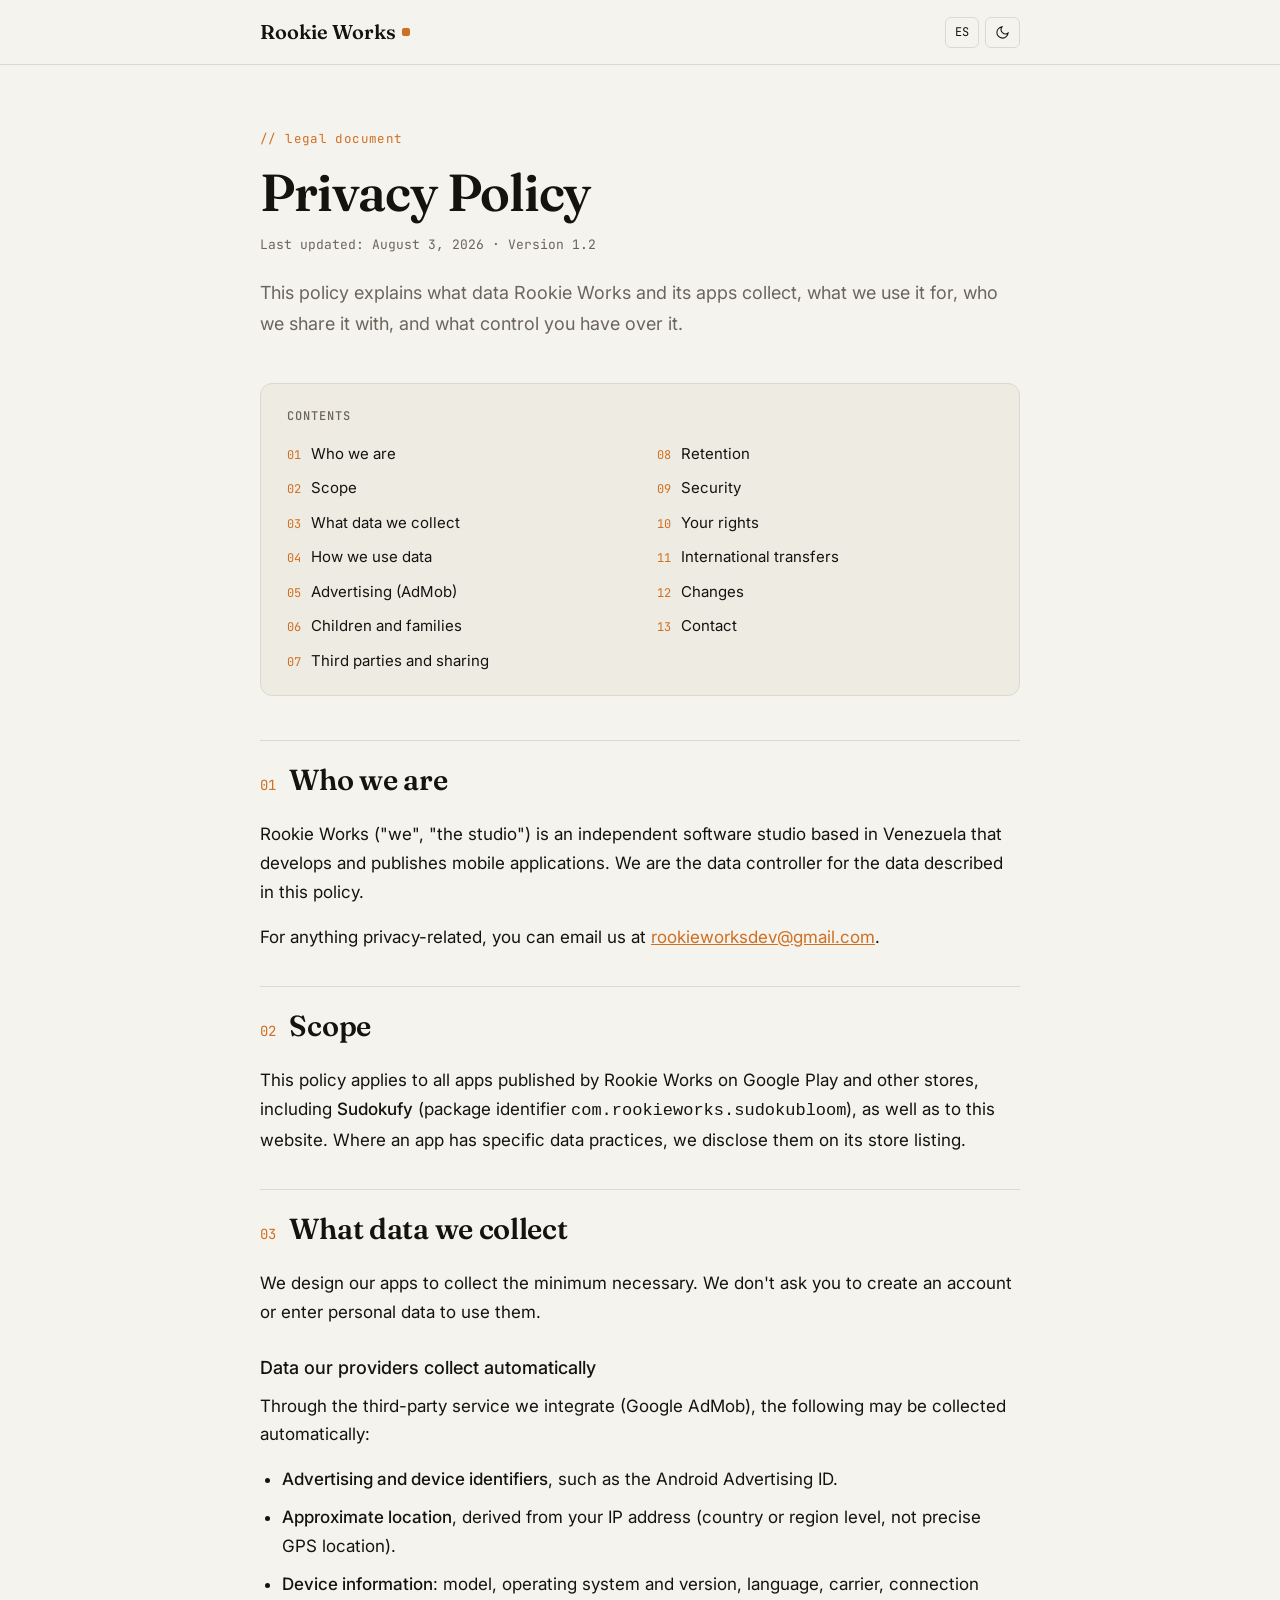
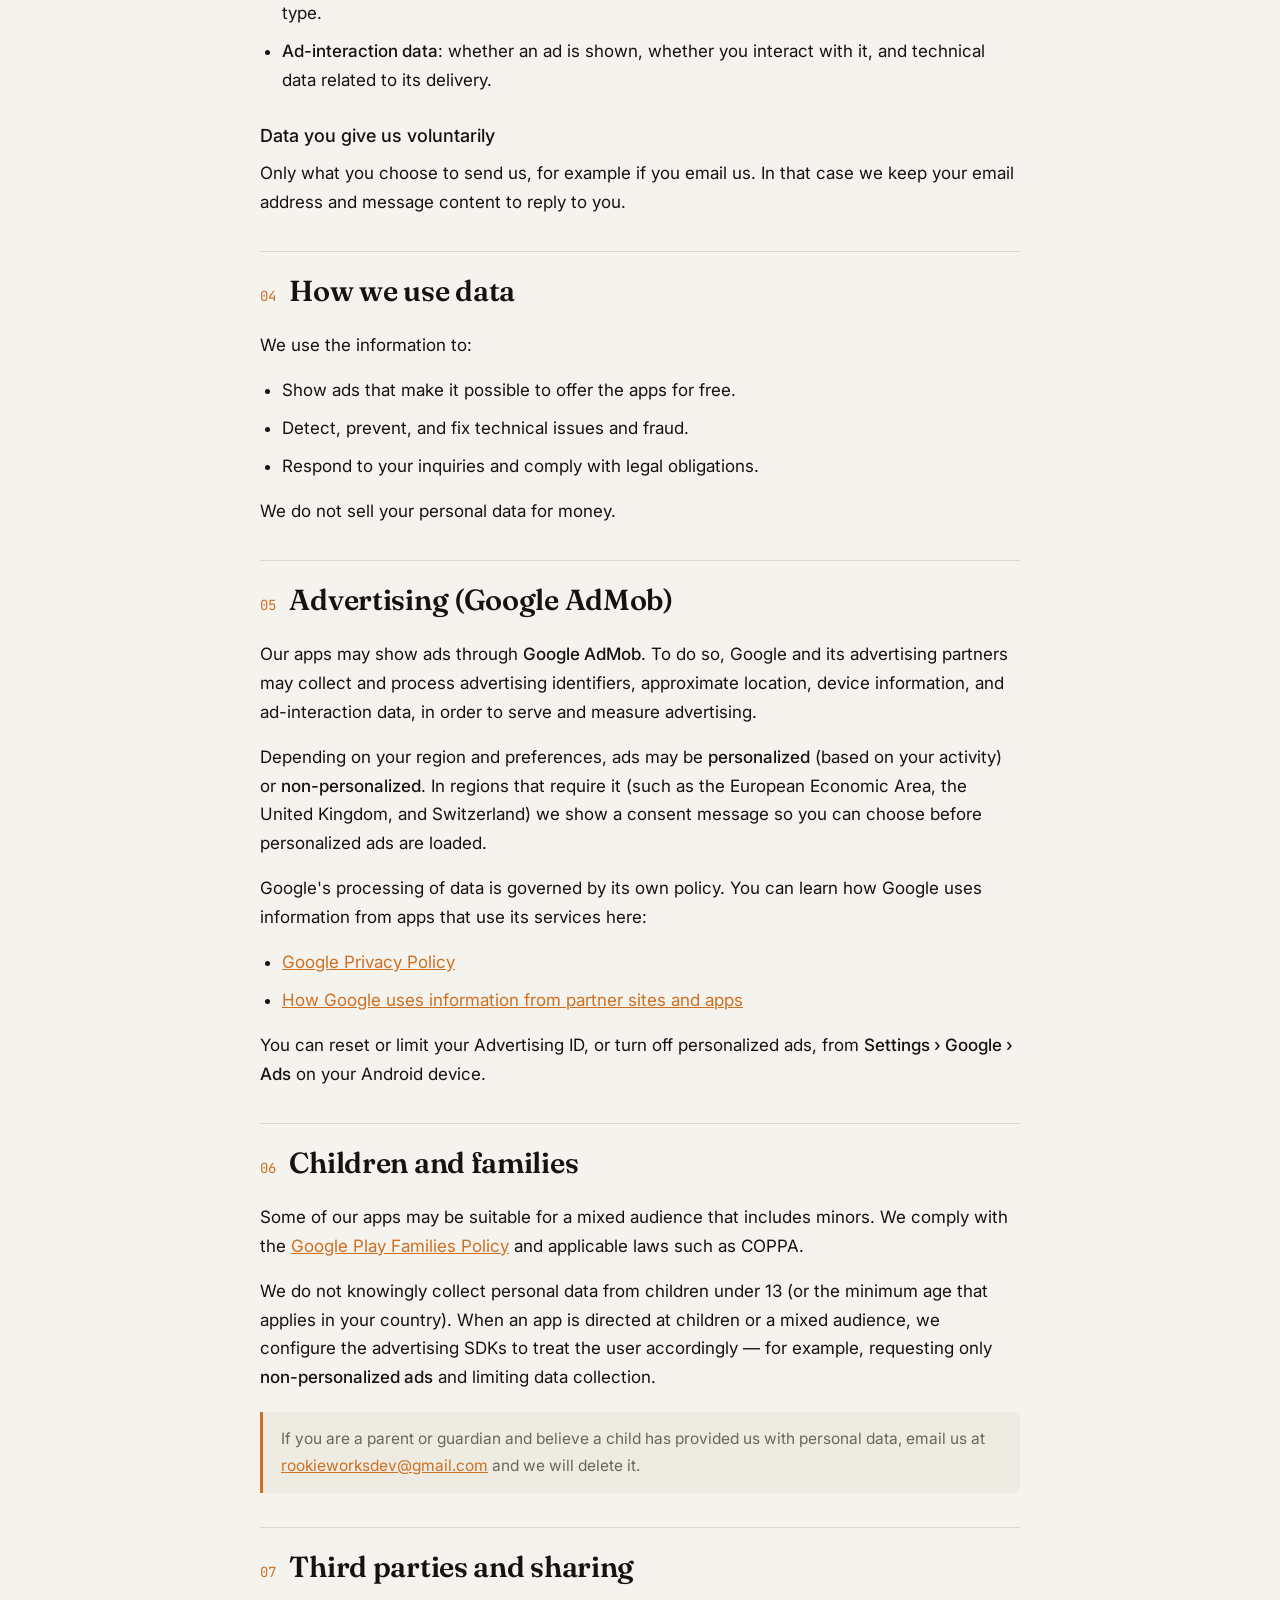
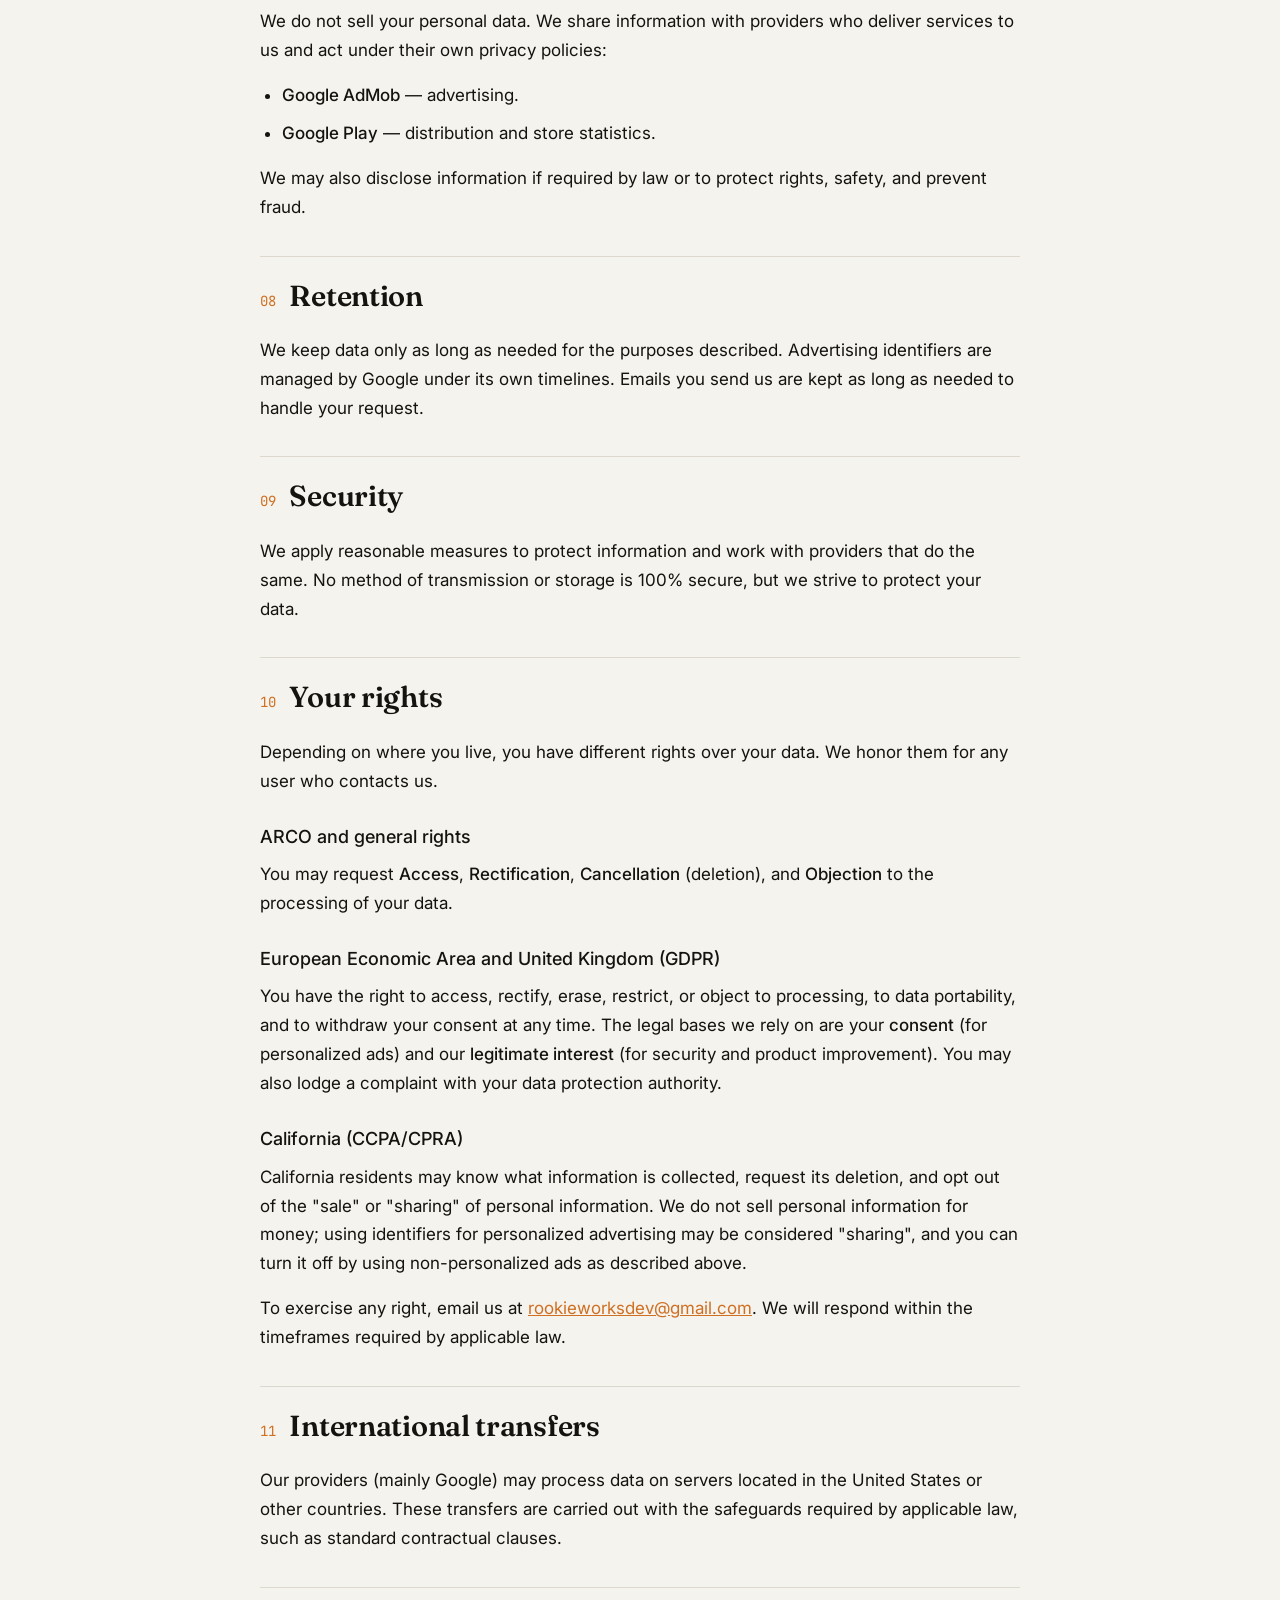
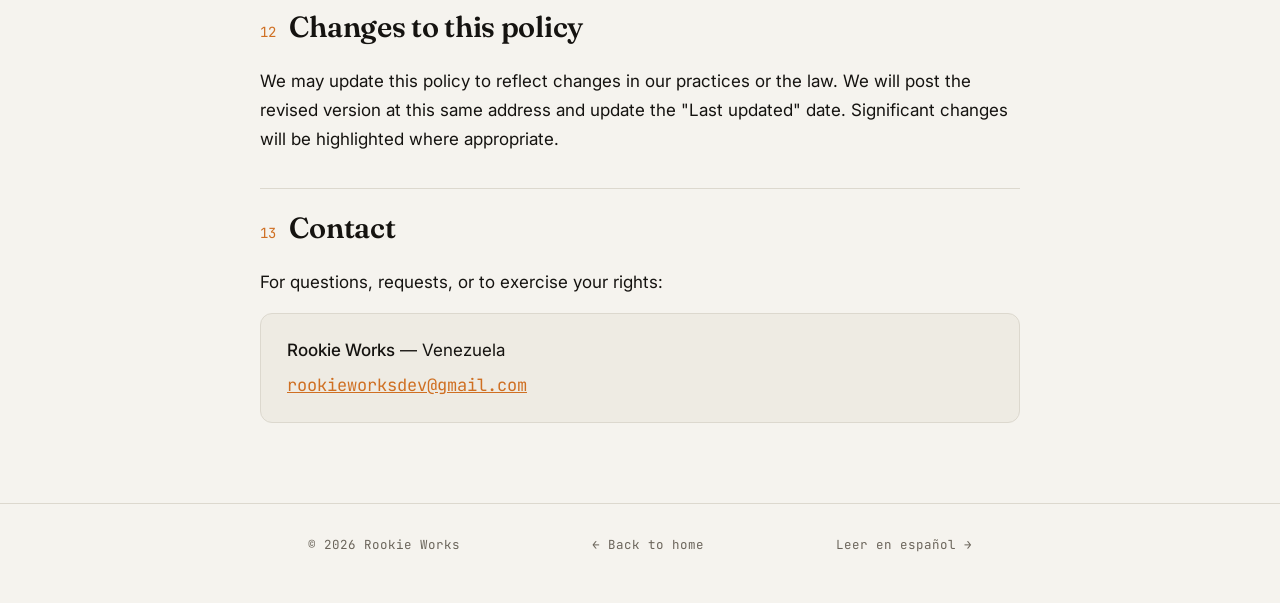
<file: privacy-en.html>
<!DOCTYPE html>
<html lang="en">
<head>
<meta charset="UTF-8">
<meta name="viewport" content="width=device-width, initial-scale=1">
<title>Privacy Policy — Rookie Works</title>
<meta name="description" content="Privacy policy for Rookie Works and its apps, covering the use of AdMob and your rights under GDPR and CCPA.">
<link rel="canonical" href="https://rookieworks.github.io/privacy-en.html">
<link rel="alternate" hreflang="en" href="https://rookieworks.github.io/privacy-en.html">
<link rel="alternate" hreflang="es" href="https://rookieworks.github.io/privacy.html">
<link rel="alternate" hreflang="x-default" href="https://rookieworks.github.io/privacy.html">
<meta property="og:type" content="article">
<meta property="og:site_name" content="Rookie Works">
<meta property="og:locale" content="en_US">
<meta property="og:locale:alternate" content="es_ES">
<meta property="og:title" content="Privacy Policy — Rookie Works">
<meta property="og:description" content="What data our apps collect, how we use it, and your rights (GDPR, CCPA, ARCO).">
<meta property="og:url" content="https://rookieworks.github.io/privacy-en.html">
<meta property="og:image" content="https://rookieworks.github.io/og.png">
<meta name="twitter:card" content="summary_large_image">
<meta name="twitter:image" content="https://rookieworks.github.io/og.png">
<link rel="icon" href="/favicon.svg" type="image/svg+xml">
<link rel="icon" href="/favicon-32.png" sizes="32x32" type="image/png">
<link rel="apple-touch-icon" href="/apple-touch-icon.png">
<link rel="manifest" href="/site.webmanifest">
<meta name="theme-color" content="#F5F3EE" media="(prefers-color-scheme: light)">
<meta name="theme-color" content="#0E0E0C" media="(prefers-color-scheme: dark)">
<link rel="preconnect" href="https://fonts.googleapis.com">
<link rel="preconnect" href="https://fonts.gstatic.com" crossorigin>
<link href="https://fonts.googleapis.com/css2?family=Fraunces:opsz,wght@9..144,400;9..144,600&family=Inter:wght@400;500&family=JetBrains+Mono:wght@400;500&display=swap" rel="stylesheet">
<style>
  :root{
    --bg:#F5F3EE; --bg-soft:#EEEBE3; --ink:#151310; --ink-soft:#6B655B;
    --line:#DCD8CE; --accent:#CF6F22; --accent-ink:#F5F3EE;
    --serif:"Fraunces",Georgia,serif;
    --mono:"JetBrains Mono",ui-monospace,Menlo,monospace;
    --sans:"Inter",system-ui,-apple-system,"Segoe UI",sans-serif;
    --pad:clamp(20px,5vw,48px);
  }
  @media (prefers-color-scheme:dark){
    :root{ --bg:#0E0E0C; --bg-soft:#161513; --ink:#EDE9E1; --ink-soft:#9A948A; --line:#2A2823; --accent:#E8833A; --accent-ink:#0E0E0C; }
  }
  :root[data-theme="light"]{ --bg:#F5F3EE; --bg-soft:#EEEBE3; --ink:#151310; --ink-soft:#6B655B; --line:#DCD8CE; --accent:#CF6F22; --accent-ink:#F5F3EE; }
  :root[data-theme="dark"]{ --bg:#0E0E0C; --bg-soft:#161513; --ink:#EDE9E1; --ink-soft:#9A948A; --line:#2A2823; --accent:#E8833A; --accent-ink:#0E0E0C; }

  *{box-sizing:border-box}
  html{scroll-behavior:smooth}
  body{margin:0;background:var(--bg);color:var(--ink);font-family:var(--sans);font-size:17px;line-height:1.7;
    -webkit-font-smoothing:antialiased}
  ::selection{background:var(--accent);color:var(--accent-ink)}
  a{color:var(--accent)}
  :focus-visible{outline:2px solid var(--accent);outline-offset:3px;border-radius:2px}
  .wrap{max-width:760px;margin:0 auto;padding:0 var(--pad)}

  header{border-bottom:1px solid var(--line);position:sticky;top:0;z-index:10;
    background:color-mix(in srgb,var(--bg) 88%,transparent);backdrop-filter:blur(10px)}
  .bar{display:flex;align-items:center;justify-content:space-between;padding:15px 0}
  .mark{font-family:var(--serif);font-size:20px;font-weight:600;text-decoration:none;color:var(--ink);display:inline-flex;align-items:center}
  .mark .dot{width:8px;height:8px;background:var(--accent);border-radius:2px;margin-left:6px}
  .tools{display:flex;gap:6px}
  .iconbtn{font-family:var(--mono);font-size:12px;background:transparent;color:var(--ink);border:1px solid var(--line);
    border-radius:6px;padding:7px 9px;cursor:pointer;line-height:1;text-decoration:none;display:inline-flex;align-items:center}
  .iconbtn:hover{border-color:var(--accent)}
  .iconbtn svg{width:15px;height:15px;display:block}

  .doc{padding:clamp(40px,7vh,72px) 0 80px}
  .kicker{font-family:var(--mono);font-size:12.5px;letter-spacing:.03em;color:var(--accent);margin:0 0 16px}
  h1{font-family:var(--serif);font-weight:600;font-size:clamp(34px,6vw,52px);line-height:1.05;letter-spacing:-.02em;margin:0 0 14px;text-wrap:balance}
  .updated{font-family:var(--mono);font-size:13px;color:var(--ink-soft);margin:0 0 8px}
  .lead{font-size:18px;color:var(--ink-soft);margin:22px 0 0}

  .toc{background:var(--bg-soft);border:1px solid var(--line);border-radius:12px;padding:22px 26px;margin:44px 0}
  .toc h2{font-family:var(--mono);font-size:12px;text-transform:uppercase;letter-spacing:.08em;color:var(--ink-soft);margin:0 0 14px;font-weight:500}
  .toc ol{margin:0;padding:0;list-style:none;counter-reset:t;columns:2;column-gap:34px}
  .toc li{counter-increment:t;margin:0 0 9px;break-inside:avoid;font-size:15px}
  .toc li::before{content:counter(t,decimal-leading-zero);font-family:var(--mono);font-size:12px;color:var(--accent);margin-right:10px}
  .toc a{color:var(--ink);text-decoration:none}
  .toc a:hover{color:var(--accent)}
  @media(max-width:560px){.toc ol{columns:1}}

  section.s{padding-top:14px;margin-top:34px;border-top:1px solid var(--line)}
  h2.sec{font-family:var(--serif);font-weight:600;font-size:clamp(22px,3.4vw,29px);letter-spacing:-.01em;margin:0 0 16px;scroll-margin-top:80px;display:flex;gap:14px;align-items:baseline}
  h2.sec .num{font-family:var(--mono);font-size:14px;color:var(--accent);font-weight:400}
  h3{font-family:var(--sans);font-weight:500;font-size:18px;margin:26px 0 8px}
  p{margin:0 0 16px}
  ul{margin:0 0 16px;padding-left:22px}
  li{margin:0 0 9px}
  strong{font-weight:500;color:var(--ink)}
  .note{background:var(--bg-soft);border-left:3px solid var(--accent);border-radius:0 8px 8px 0;padding:14px 18px;margin:20px 0;font-size:15.5px;color:var(--ink-soft)}
  .contact-box{background:var(--bg-soft);border:1px solid var(--line);border-radius:12px;padding:22px 26px;margin-top:8px}
  .contact-box a{font-family:var(--mono)}

  footer{border-top:1px solid var(--line);padding:30px 0 50px}
  .foot{display:flex;flex-wrap:wrap;gap:14px 26px;justify-content:space-between;font-family:var(--mono);font-size:12.5px;color:var(--ink-soft)}
  .foot a{color:var(--ink-soft);text-decoration:none}
  .foot a:hover{color:var(--accent)}
</style>
</head>
<body>
<header>
  <div class="wrap bar">
    <a class="mark" href="index.html">Rookie Works<span class="dot" aria-hidden="true"></span></a>
    <div class="tools">
      <a class="iconbtn" href="privacy.html" aria-label="Leer en español">ES</a>
      <button class="iconbtn" id="theme" aria-label="Toggle theme"></button>
    </div>
  </div>
</header>

<main class="wrap doc">
  <p class="kicker">// legal document</p>
  <h1>Privacy Policy</h1>
  <p class="updated">Last updated: August 3, 2026 · Version 1.2</p>
  <p class="lead">This policy explains what data Rookie Works and its apps collect, what we use it for, who we share it with, and what control you have over it.</p>

  <nav class="toc" aria-label="Table of contents">
    <h2>Contents</h2>
    <ol>
      <li><a href="#who">Who we are</a></li>
      <li><a href="#scope">Scope</a></li>
      <li><a href="#collect">What data we collect</a></li>
      <li><a href="#use">How we use data</a></li>
      <li><a href="#ads">Advertising (AdMob)</a></li>
      <li><a href="#children">Children and families</a></li>
      <li><a href="#third">Third parties and sharing</a></li>
      <li><a href="#retention">Retention</a></li>
      <li><a href="#security">Security</a></li>
      <li><a href="#rights">Your rights</a></li>
      <li><a href="#transfers">International transfers</a></li>
      <li><a href="#changes">Changes</a></li>
      <li><a href="#contact">Contact</a></li>
    </ol>
  </nav>

  <section class="s" id="who">
    <h2 class="sec"><span class="num">01</span> Who we are</h2>
    <p>Rookie Works ("we", "the studio") is an independent software studio based in Venezuela that develops and publishes mobile applications. We are the data controller for the data described in this policy.</p>
    <p>For anything privacy-related, you can email us at <a href="mailto:rookieworksdev@gmail.com">rookieworksdev@gmail.com</a>.</p>
  </section>

  <section class="s" id="scope">
    <h2 class="sec"><span class="num">02</span> Scope</h2>
    <p>This policy applies to all apps published by Rookie Works on Google Play and other stores, including <strong>Sudokufy</strong> (package identifier <code>com.rookieworks.sudokubloom</code>), as well as to this website. Where an app has specific data practices, we disclose them on its store listing.</p>
  </section>

  <section class="s" id="collect">
    <h2 class="sec"><span class="num">03</span> What data we collect</h2>
    <p>We design our apps to collect the minimum necessary. We don't ask you to create an account or enter personal data to use them.</p>
    <h3>Data our providers collect automatically</h3>
    <p>Through the third-party service we integrate (Google AdMob), the following may be collected automatically:</p>
    <ul>
      <li><strong>Advertising and device identifiers</strong>, such as the Android Advertising ID.</li>
      <li><strong>Approximate location</strong>, derived from your IP address (country or region level, not precise GPS location).</li>
      <li><strong>Device information</strong>: model, operating system and version, language, carrier, connection type.</li>
      <li><strong>Ad-interaction data</strong>: whether an ad is shown, whether you interact with it, and technical data related to its delivery.</li>
    </ul>
    <h3>Data you give us voluntarily</h3>
    <p>Only what you choose to send us, for example if you email us. In that case we keep your email address and message content to reply to you.</p>
  </section>

  <section class="s" id="use">
    <h2 class="sec"><span class="num">04</span> How we use data</h2>
    <p>We use the information to:</p>
    <ul>
      <li>Show ads that make it possible to offer the apps for free.</li>
      <li>Detect, prevent, and fix technical issues and fraud.</li>
      <li>Respond to your inquiries and comply with legal obligations.</li>
    </ul>
    <p>We do not sell your personal data for money.</p>
  </section>

  <section class="s" id="ads">
    <h2 class="sec"><span class="num">05</span> Advertising (Google AdMob)</h2>
    <p>Our apps may show ads through <strong>Google AdMob</strong>. To do so, Google and its advertising partners may collect and process advertising identifiers, approximate location, device information, and ad-interaction data, in order to serve and measure advertising.</p>
    <p>Depending on your region and preferences, ads may be <strong>personalized</strong> (based on your activity) or <strong>non-personalized</strong>. In regions that require it (such as the European Economic Area, the United Kingdom, and Switzerland) we show a consent message so you can choose before personalized ads are loaded.</p>
    <p>Google's processing of data is governed by its own policy. You can learn how Google uses information from apps that use its services here:</p>
    <ul>
      <li><a href="https://policies.google.com/privacy" target="_blank" rel="noopener">Google Privacy Policy</a></li>
      <li><a href="https://policies.google.com/technologies/partner-sites" target="_blank" rel="noopener">How Google uses information from partner sites and apps</a></li>
    </ul>
    <p>You can reset or limit your Advertising ID, or turn off personalized ads, from <strong>Settings › Google › Ads</strong> on your Android device.</p>
  </section>

  <section class="s" id="children">
    <h2 class="sec"><span class="num">06</span> Children and families</h2>
    <p>Some of our apps may be suitable for a mixed audience that includes minors. We comply with the <a href="https://play.google.com/about/families/" target="_blank" rel="noopener">Google Play Families Policy</a> and applicable laws such as COPPA.</p>
    <p>We do not knowingly collect personal data from children under 13 (or the minimum age that applies in your country). When an app is directed at children or a mixed audience, we configure the advertising SDKs to treat the user accordingly — for example, requesting only <strong>non-personalized ads</strong> and limiting data collection.</p>
    <div class="note">If you are a parent or guardian and believe a child has provided us with personal data, email us at <a href="mailto:rookieworksdev@gmail.com">rookieworksdev@gmail.com</a> and we will delete it.</div>
  </section>

  <section class="s" id="third">
    <h2 class="sec"><span class="num">07</span> Third parties and sharing</h2>
    <p>We do not sell your personal data. We share information with providers who deliver services to us and act under their own privacy policies:</p>
    <ul>
      <li><strong>Google AdMob</strong> — advertising.</li>
      <li><strong>Google Play</strong> — distribution and store statistics.</li>
    </ul>
    <p>We may also disclose information if required by law or to protect rights, safety, and prevent fraud.</p>
  </section>

  <section class="s" id="retention">
    <h2 class="sec"><span class="num">08</span> Retention</h2>
    <p>We keep data only as long as needed for the purposes described. Advertising identifiers are managed by Google under its own timelines. Emails you send us are kept as long as needed to handle your request.</p>
  </section>

  <section class="s" id="security">
    <h2 class="sec"><span class="num">09</span> Security</h2>
    <p>We apply reasonable measures to protect information and work with providers that do the same. No method of transmission or storage is 100% secure, but we strive to protect your data.</p>
  </section>

  <section class="s" id="rights">
    <h2 class="sec"><span class="num">10</span> Your rights</h2>
    <p>Depending on where you live, you have different rights over your data. We honor them for any user who contacts us.</p>
    <h3>ARCO and general rights</h3>
    <p>You may request <strong>Access</strong>, <strong>Rectification</strong>, <strong>Cancellation</strong> (deletion), and <strong>Objection</strong> to the processing of your data.</p>
    <h3>European Economic Area and United Kingdom (GDPR)</h3>
    <p>You have the right to access, rectify, erase, restrict, or object to processing, to data portability, and to withdraw your consent at any time. The legal bases we rely on are your <strong>consent</strong> (for personalized ads) and our <strong>legitimate interest</strong> (for security and product improvement). You may also lodge a complaint with your data protection authority.</p>
    <h3>California (CCPA/CPRA)</h3>
    <p>California residents may know what information is collected, request its deletion, and opt out of the "sale" or "sharing" of personal information. We do not sell personal information for money; using identifiers for personalized advertising may be considered "sharing", and you can turn it off by using non-personalized ads as described above.</p>
    <p>To exercise any right, email us at <a href="mailto:rookieworksdev@gmail.com">rookieworksdev@gmail.com</a>. We will respond within the timeframes required by applicable law.</p>
  </section>

  <section class="s" id="transfers">
    <h2 class="sec"><span class="num">11</span> International transfers</h2>
    <p>Our providers (mainly Google) may process data on servers located in the United States or other countries. These transfers are carried out with the safeguards required by applicable law, such as standard contractual clauses.</p>
  </section>

  <section class="s" id="changes">
    <h2 class="sec"><span class="num">12</span> Changes to this policy</h2>
    <p>We may update this policy to reflect changes in our practices or the law. We will post the revised version at this same address and update the "Last updated" date. Significant changes will be highlighted where appropriate.</p>
  </section>

  <section class="s" id="contact">
    <h2 class="sec"><span class="num">13</span> Contact</h2>
    <p>For questions, requests, or to exercise your rights:</p>
    <div class="contact-box">
      <p style="margin:0 0 6px"><strong>Rookie Works</strong> — Venezuela</p>
      <p style="margin:0"><a href="mailto:rookieworksdev@gmail.com">rookieworksdev@gmail.com</a></p>
    </div>
  </section>
</main>

<footer>
  <div class="wrap foot">
    <span>© <span id="year">2026</span> Rookie Works</span>
    <a href="index.html">← Back to home</a>
    <a href="privacy.html">Leer en español →</a>
  </div>
</footer>

<script>
(function(){
  var root=document.documentElement;
  var moon='<svg viewBox="0 0 24 24" fill="none" stroke="currentColor" stroke-width="1.7"><path d="M21 12.8A9 9 0 1111.2 3a7 7 0 009.8 9.8z"/></svg>';
  var sun='<svg viewBox="0 0 24 24" fill="none" stroke="currentColor" stroke-width="1.7"><circle cx="12" cy="12" r="4"/><path d="M12 2v2M12 20v2M4 12H2M22 12h-2M5 5l1.5 1.5M17.5 17.5L19 19M19 5l-1.5 1.5M6.5 17.5L5 19"/></svg>';
  function ct(){var t=root.getAttribute('data-theme');return t?t:(window.matchMedia('(prefers-color-scheme:dark)').matches?'dark':'light');}
  function paint(){document.getElementById('theme').innerHTML=ct()==='dark'?sun:moon;}
  var s=localStorage.getItem('rw-theme'); if(s) root.setAttribute('data-theme',s); paint();
  document.getElementById('theme').addEventListener('click',function(){var n=ct()==='dark'?'light':'dark';root.setAttribute('data-theme',n);localStorage.setItem('rw-theme',n);paint();});
  document.getElementById('year').textContent=new Date().getFullYear();
})();
</script>
</body>
</html>
</file>
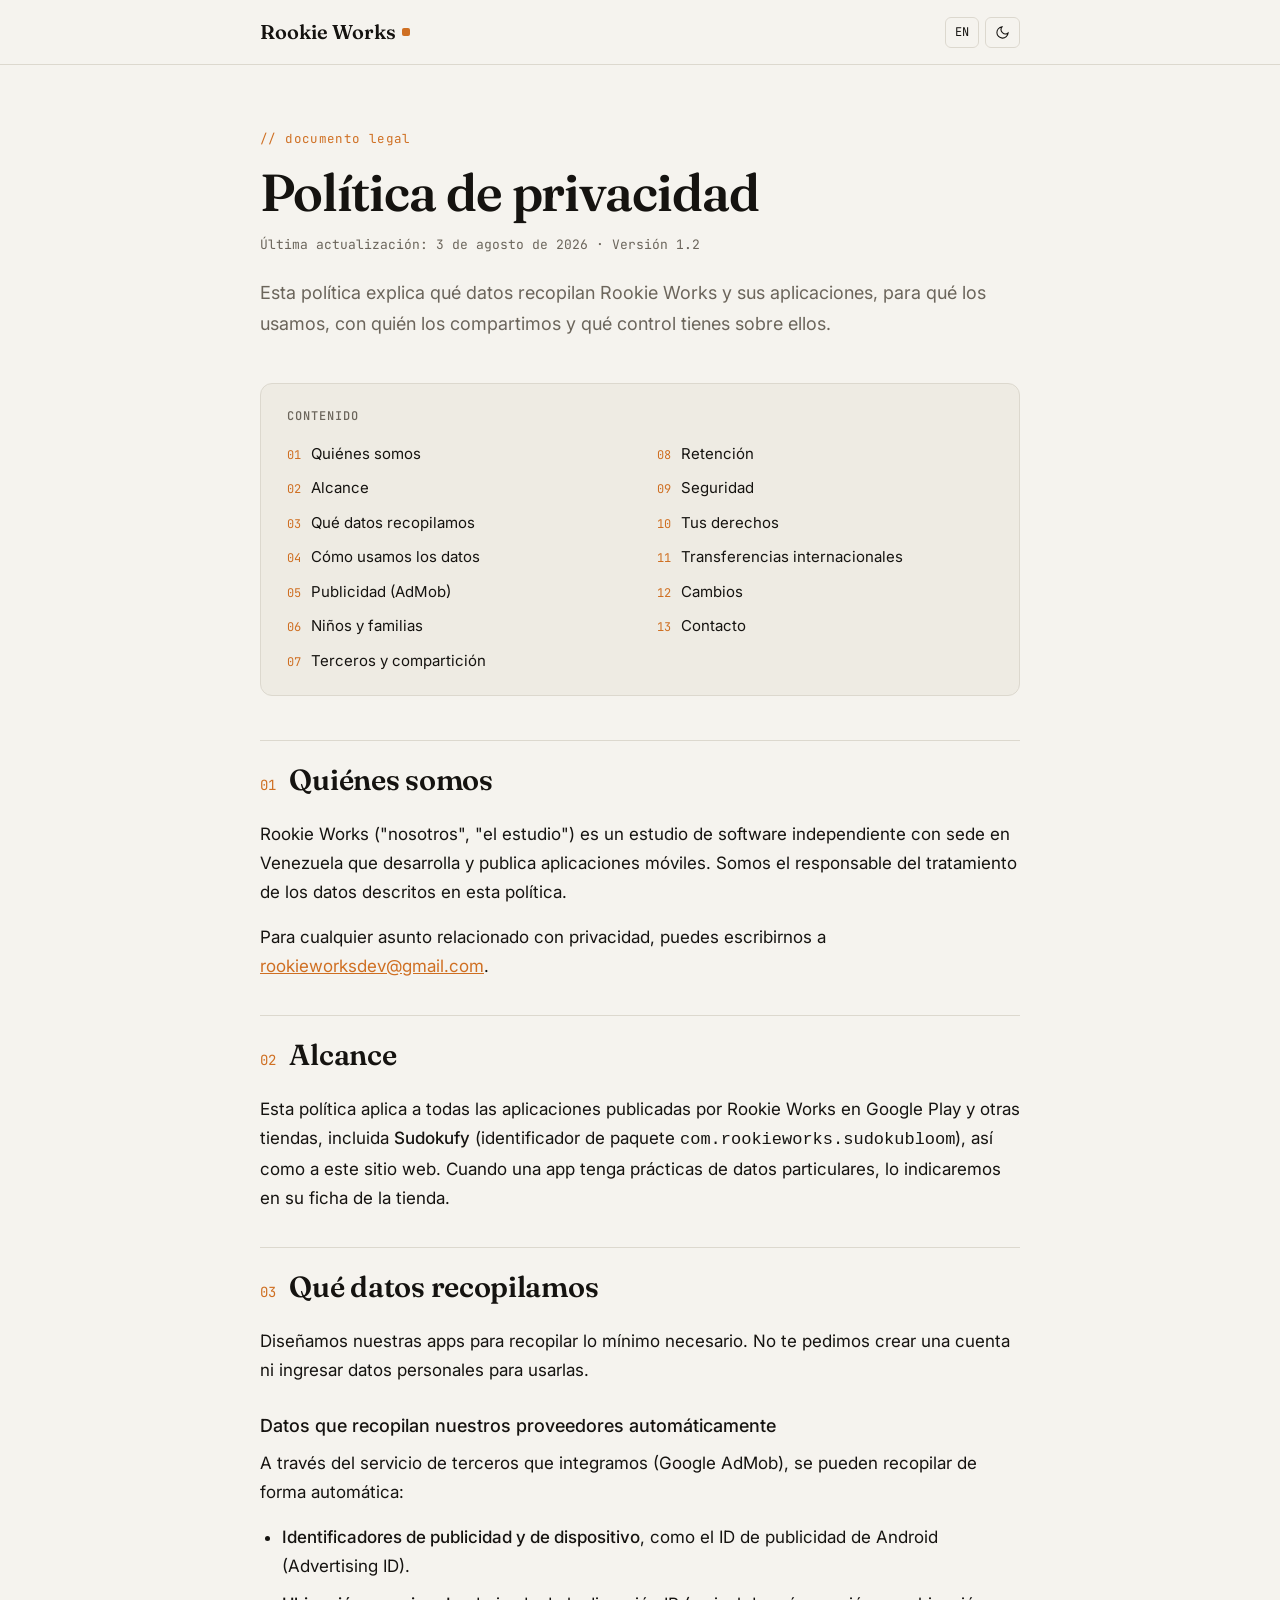
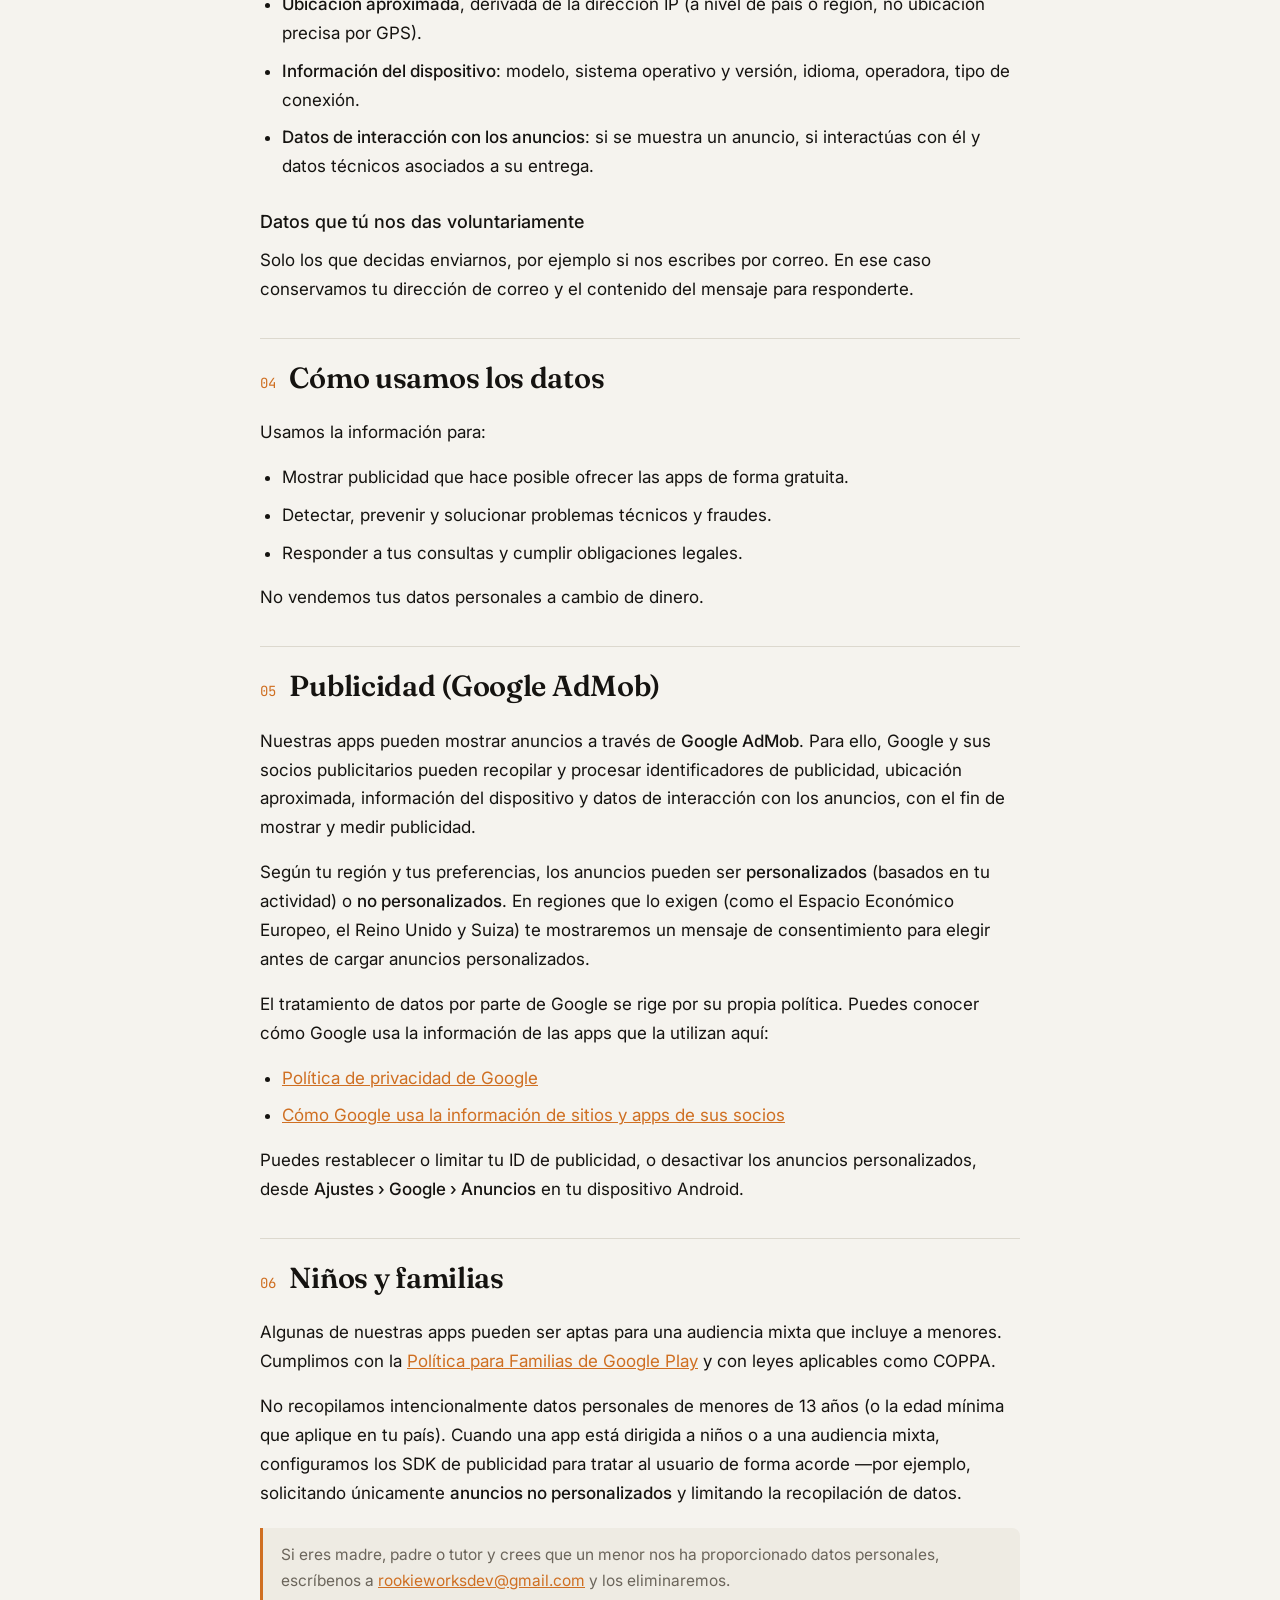
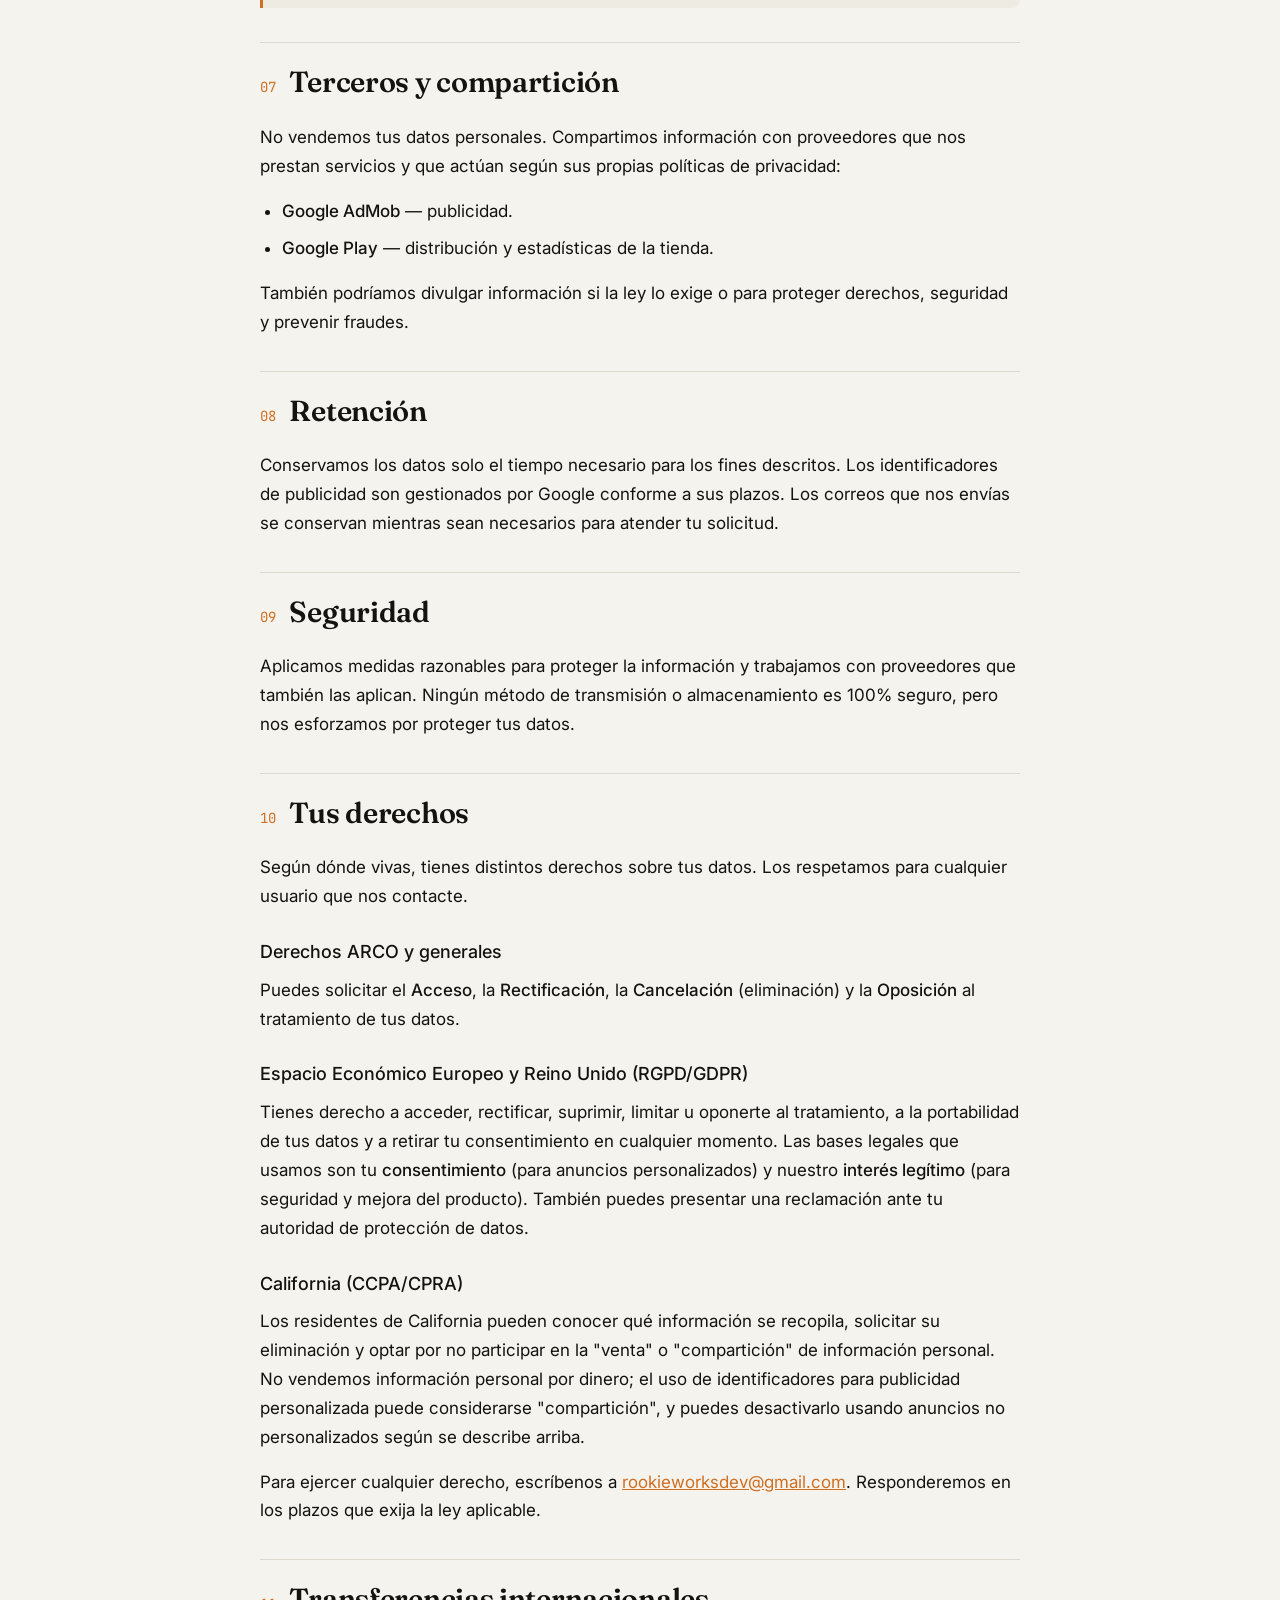
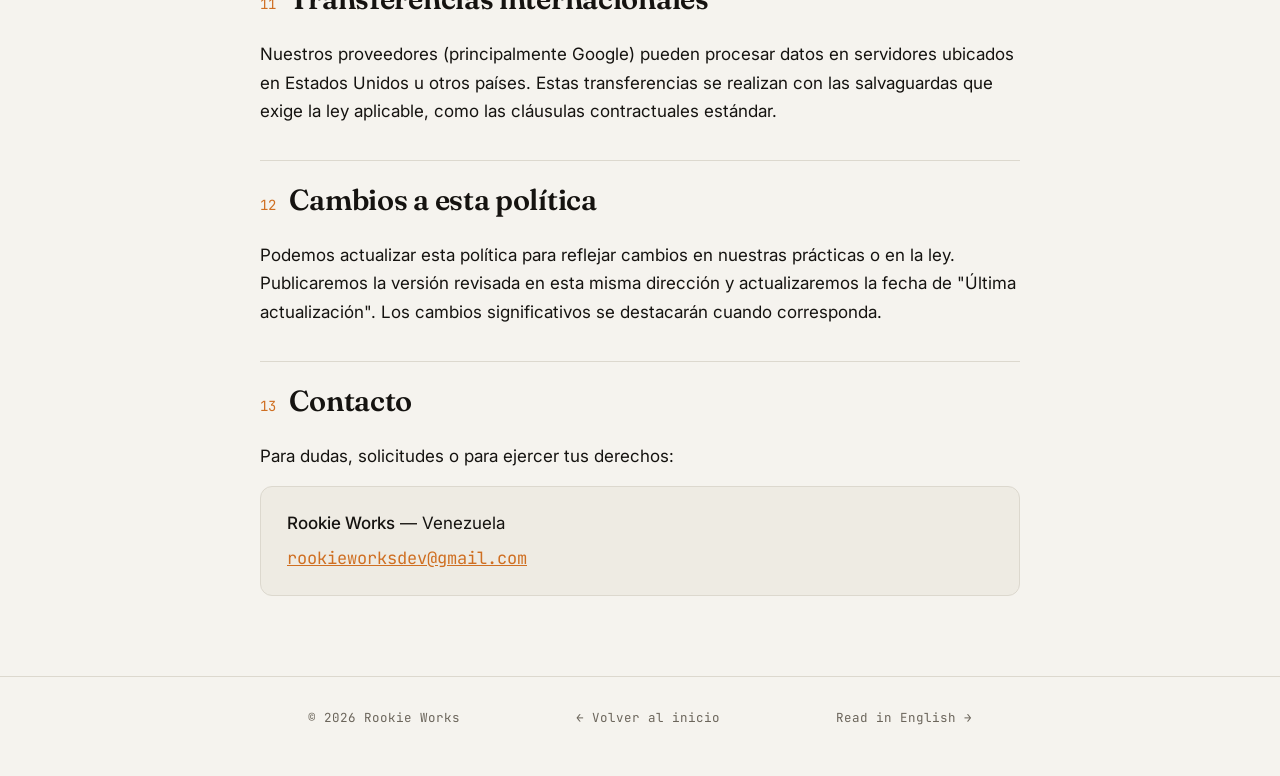
<file: privacy.html>
<!DOCTYPE html>
<html lang="es">
<head>
<meta charset="UTF-8">
<meta name="viewport" content="width=device-width, initial-scale=1">
<title>Política de privacidad — Rookie Works</title>
<meta name="description" content="Política de privacidad de Rookie Works y sus aplicaciones, incluyendo el uso de AdMob y tus derechos bajo GDPR y CCPA.">
<link rel="canonical" href="https://rookieworks.github.io/privacy.html">
<link rel="alternate" hreflang="es" href="https://rookieworks.github.io/privacy.html">
<link rel="alternate" hreflang="en" href="https://rookieworks.github.io/privacy-en.html">
<link rel="alternate" hreflang="x-default" href="https://rookieworks.github.io/privacy.html">
<meta property="og:type" content="article">
<meta property="og:site_name" content="Rookie Works">
<meta property="og:locale" content="es_ES">
<meta property="og:title" content="Política de privacidad — Rookie Works">
<meta property="og:description" content="Qué datos recopilan nuestras apps, cómo los usamos y tus derechos (GDPR, CCPA, ARCO).">
<meta property="og:url" content="https://rookieworks.github.io/privacy.html">
<meta property="og:image" content="https://rookieworks.github.io/og.png">
<meta name="twitter:card" content="summary_large_image">
<meta name="twitter:image" content="https://rookieworks.github.io/og.png">
<link rel="icon" href="/favicon.svg" type="image/svg+xml">
<link rel="icon" href="/favicon-32.png" sizes="32x32" type="image/png">
<link rel="apple-touch-icon" href="/apple-touch-icon.png">
<link rel="manifest" href="/site.webmanifest">
<meta name="theme-color" content="#F5F3EE" media="(prefers-color-scheme: light)">
<meta name="theme-color" content="#0E0E0C" media="(prefers-color-scheme: dark)">
<link rel="preconnect" href="https://fonts.googleapis.com">
<link rel="preconnect" href="https://fonts.gstatic.com" crossorigin>
<link href="https://fonts.googleapis.com/css2?family=Fraunces:opsz,wght@9..144,400;9..144,600&family=Inter:wght@400;500&family=JetBrains+Mono:wght@400;500&display=swap" rel="stylesheet">
<style>
  :root{
    --bg:#F5F3EE; --bg-soft:#EEEBE3; --ink:#151310; --ink-soft:#6B655B;
    --line:#DCD8CE; --accent:#CF6F22; --accent-ink:#F5F3EE;
    --serif:"Fraunces",Georgia,serif;
    --mono:"JetBrains Mono",ui-monospace,Menlo,monospace;
    --sans:"Inter",system-ui,-apple-system,"Segoe UI",sans-serif;
    --pad:clamp(20px,5vw,48px);
  }
  @media (prefers-color-scheme:dark){
    :root{ --bg:#0E0E0C; --bg-soft:#161513; --ink:#EDE9E1; --ink-soft:#9A948A; --line:#2A2823; --accent:#E8833A; --accent-ink:#0E0E0C; }
  }
  :root[data-theme="light"]{ --bg:#F5F3EE; --bg-soft:#EEEBE3; --ink:#151310; --ink-soft:#6B655B; --line:#DCD8CE; --accent:#CF6F22; --accent-ink:#F5F3EE; }
  :root[data-theme="dark"]{ --bg:#0E0E0C; --bg-soft:#161513; --ink:#EDE9E1; --ink-soft:#9A948A; --line:#2A2823; --accent:#E8833A; --accent-ink:#0E0E0C; }

  *{box-sizing:border-box}
  html{scroll-behavior:smooth}
  body{margin:0;background:var(--bg);color:var(--ink);font-family:var(--sans);font-size:17px;line-height:1.7;
    -webkit-font-smoothing:antialiased}
  ::selection{background:var(--accent);color:var(--accent-ink)}
  a{color:var(--accent)}
  :focus-visible{outline:2px solid var(--accent);outline-offset:3px;border-radius:2px}
  .wrap{max-width:760px;margin:0 auto;padding:0 var(--pad)}

  header{border-bottom:1px solid var(--line);position:sticky;top:0;z-index:10;
    background:color-mix(in srgb,var(--bg) 88%,transparent);backdrop-filter:blur(10px)}
  .bar{display:flex;align-items:center;justify-content:space-between;padding:15px 0}
  .mark{font-family:var(--serif);font-size:20px;font-weight:600;text-decoration:none;color:var(--ink);display:inline-flex;align-items:center}
  .mark .dot{width:8px;height:8px;background:var(--accent);border-radius:2px;margin-left:6px}
  .tools{display:flex;gap:6px}
  .iconbtn{font-family:var(--mono);font-size:12px;background:transparent;color:var(--ink);border:1px solid var(--line);
    border-radius:6px;padding:7px 9px;cursor:pointer;line-height:1;text-decoration:none;display:inline-flex;align-items:center}
  .iconbtn:hover{border-color:var(--accent)}
  .iconbtn svg{width:15px;height:15px;display:block}

  .doc{padding:clamp(40px,7vh,72px) 0 80px}
  .kicker{font-family:var(--mono);font-size:12.5px;letter-spacing:.03em;color:var(--accent);margin:0 0 16px}
  h1{font-family:var(--serif);font-weight:600;font-size:clamp(34px,6vw,52px);line-height:1.05;letter-spacing:-.02em;margin:0 0 14px;text-wrap:balance}
  .updated{font-family:var(--mono);font-size:13px;color:var(--ink-soft);margin:0 0 8px}
  .lead{font-size:18px;color:var(--ink-soft);margin:22px 0 0}

  .toc{background:var(--bg-soft);border:1px solid var(--line);border-radius:12px;padding:22px 26px;margin:44px 0}
  .toc h2{font-family:var(--mono);font-size:12px;text-transform:uppercase;letter-spacing:.08em;color:var(--ink-soft);margin:0 0 14px;font-weight:500}
  .toc ol{margin:0;padding:0;list-style:none;counter-reset:t;
    columns:2;column-gap:34px}
  .toc li{counter-increment:t;margin:0 0 9px;break-inside:avoid;font-size:15px}
  .toc li::before{content:counter(t,decimal-leading-zero);font-family:var(--mono);font-size:12px;color:var(--accent);margin-right:10px}
  .toc a{color:var(--ink);text-decoration:none}
  .toc a:hover{color:var(--accent)}
  @media(max-width:560px){.toc ol{columns:1}}

  section.s{padding-top:14px;margin-top:34px;border-top:1px solid var(--line)}
  h2.sec{font-family:var(--serif);font-weight:600;font-size:clamp(22px,3.4vw,29px);letter-spacing:-.01em;margin:0 0 16px;scroll-margin-top:80px;display:flex;gap:14px;align-items:baseline}
  h2.sec .num{font-family:var(--mono);font-size:14px;color:var(--accent);font-weight:400}
  h3{font-family:var(--sans);font-weight:500;font-size:18px;margin:26px 0 8px}
  p{margin:0 0 16px}
  ul{margin:0 0 16px;padding-left:22px}
  li{margin:0 0 9px}
  strong{font-weight:500;color:var(--ink)}
  .note{background:var(--bg-soft);border-left:3px solid var(--accent);border-radius:0 8px 8px 0;padding:14px 18px;margin:20px 0;font-size:15.5px;color:var(--ink-soft)}
  .contact-box{background:var(--bg-soft);border:1px solid var(--line);border-radius:12px;padding:22px 26px;margin-top:8px}
  .contact-box a{font-family:var(--mono)}

  footer{border-top:1px solid var(--line);padding:30px 0 50px}
  .foot{display:flex;flex-wrap:wrap;gap:14px 26px;justify-content:space-between;font-family:var(--mono);font-size:12.5px;color:var(--ink-soft)}
  .foot a{color:var(--ink-soft);text-decoration:none}
  .foot a:hover{color:var(--accent)}
</style>
</head>
<body>
<header>
  <div class="wrap bar">
    <a class="mark" href="index.html">Rookie Works<span class="dot" aria-hidden="true"></span></a>
    <div class="tools">
      <a class="iconbtn" href="privacy-en.html" aria-label="Read in English">EN</a>
      <button class="iconbtn" id="theme" aria-label="Cambiar tema"></button>
    </div>
  </div>
</header>

<main class="wrap doc">
  <p class="kicker">// documento legal</p>
  <h1>Política de privacidad</h1>
  <p class="updated">Última actualización: 3 de agosto de 2026 · Versión 1.2</p>
  <p class="lead">Esta política explica qué datos recopilan Rookie Works y sus aplicaciones, para qué los usamos, con quién los compartimos y qué control tienes sobre ellos.</p>

  <nav class="toc" aria-label="Índice">
    <h2>Contenido</h2>
    <ol>
      <li><a href="#quienes">Quiénes somos</a></li>
      <li><a href="#alcance">Alcance</a></li>
      <li><a href="#recopilamos">Qué datos recopilamos</a></li>
      <li><a href="#uso">Cómo usamos los datos</a></li>
      <li><a href="#publicidad">Publicidad (AdMob)</a></li>
      <li><a href="#ninos">Niños y familias</a></li>
      <li><a href="#terceros">Terceros y compartición</a></li>
      <li><a href="#retencion">Retención</a></li>
      <li><a href="#seguridad">Seguridad</a></li>
      <li><a href="#derechos">Tus derechos</a></li>
      <li><a href="#transferencias">Transferencias internacionales</a></li>
      <li><a href="#cambios">Cambios</a></li>
      <li><a href="#contacto">Contacto</a></li>
    </ol>
  </nav>

  <section class="s" id="quienes">
    <h2 class="sec"><span class="num">01</span> Quiénes somos</h2>
    <p>Rookie Works ("nosotros", "el estudio") es un estudio de software independiente con sede en Venezuela que desarrolla y publica aplicaciones móviles. Somos el responsable del tratamiento de los datos descritos en esta política.</p>
    <p>Para cualquier asunto relacionado con privacidad, puedes escribirnos a <a href="mailto:rookieworksdev@gmail.com">rookieworksdev@gmail.com</a>.</p>
  </section>

  <section class="s" id="alcance">
    <h2 class="sec"><span class="num">02</span> Alcance</h2>
    <p>Esta política aplica a todas las aplicaciones publicadas por Rookie Works en Google Play y otras tiendas, incluida <strong>Sudokufy</strong> (identificador de paquete <code>com.rookieworks.sudokubloom</code>), así como a este sitio web. Cuando una app tenga prácticas de datos particulares, lo indicaremos en su ficha de la tienda.</p>
  </section>

  <section class="s" id="recopilamos">
    <h2 class="sec"><span class="num">03</span> Qué datos recopilamos</h2>
    <p>Diseñamos nuestras apps para recopilar lo mínimo necesario. No te pedimos crear una cuenta ni ingresar datos personales para usarlas.</p>
    <h3>Datos que recopilan nuestros proveedores automáticamente</h3>
    <p>A través del servicio de terceros que integramos (Google AdMob), se pueden recopilar de forma automática:</p>
    <ul>
      <li><strong>Identificadores de publicidad y de dispositivo</strong>, como el ID de publicidad de Android (Advertising ID).</li>
      <li><strong>Ubicación aproximada</strong>, derivada de la dirección IP (a nivel de país o región, no ubicación precisa por GPS).</li>
      <li><strong>Información del dispositivo</strong>: modelo, sistema operativo y versión, idioma, operadora, tipo de conexión.</li>
      <li><strong>Datos de interacción con los anuncios</strong>: si se muestra un anuncio, si interactúas con él y datos técnicos asociados a su entrega.</li>
    </ul>
    <h3>Datos que tú nos das voluntariamente</h3>
    <p>Solo los que decidas enviarnos, por ejemplo si nos escribes por correo. En ese caso conservamos tu dirección de correo y el contenido del mensaje para responderte.</p>
  </section>

  <section class="s" id="uso">
    <h2 class="sec"><span class="num">04</span> Cómo usamos los datos</h2>
    <p>Usamos la información para:</p>
    <ul>
      <li>Mostrar publicidad que hace posible ofrecer las apps de forma gratuita.</li>
      <li>Detectar, prevenir y solucionar problemas técnicos y fraudes.</li>
      <li>Responder a tus consultas y cumplir obligaciones legales.</li>
    </ul>
    <p>No vendemos tus datos personales a cambio de dinero.</p>
  </section>

  <section class="s" id="publicidad">
    <h2 class="sec"><span class="num">05</span> Publicidad (Google AdMob)</h2>
    <p>Nuestras apps pueden mostrar anuncios a través de <strong>Google AdMob</strong>. Para ello, Google y sus socios publicitarios pueden recopilar y procesar identificadores de publicidad, ubicación aproximada, información del dispositivo y datos de interacción con los anuncios, con el fin de mostrar y medir publicidad.</p>
    <p>Según tu región y tus preferencias, los anuncios pueden ser <strong>personalizados</strong> (basados en tu actividad) o <strong>no personalizados</strong>. En regiones que lo exigen (como el Espacio Económico Europeo, el Reino Unido y Suiza) te mostraremos un mensaje de consentimiento para elegir antes de cargar anuncios personalizados.</p>
    <p>El tratamiento de datos por parte de Google se rige por su propia política. Puedes conocer cómo Google usa la información de las apps que la utilizan aquí:</p>
    <ul>
      <li><a href="https://policies.google.com/privacy" target="_blank" rel="noopener">Política de privacidad de Google</a></li>
      <li><a href="https://policies.google.com/technologies/partner-sites" target="_blank" rel="noopener">Cómo Google usa la información de sitios y apps de sus socios</a></li>
    </ul>
    <p>Puedes restablecer o limitar tu ID de publicidad, o desactivar los anuncios personalizados, desde <strong>Ajustes › Google › Anuncios</strong> en tu dispositivo Android.</p>
  </section>

  <section class="s" id="ninos">
    <h2 class="sec"><span class="num">06</span> Niños y familias</h2>
    <p>Algunas de nuestras apps pueden ser aptas para una audiencia mixta que incluye a menores. Cumplimos con la <a href="https://play.google.com/about/families/" target="_blank" rel="noopener">Política para Familias de Google Play</a> y con leyes aplicables como COPPA.</p>
    <p>No recopilamos intencionalmente datos personales de menores de 13 años (o la edad mínima que aplique en tu país). Cuando una app está dirigida a niños o a una audiencia mixta, configuramos los SDK de publicidad para tratar al usuario de forma acorde —por ejemplo, solicitando únicamente <strong>anuncios no personalizados</strong> y limitando la recopilación de datos.</p>
    <div class="note">Si eres madre, padre o tutor y crees que un menor nos ha proporcionado datos personales, escríbenos a <a href="mailto:rookieworksdev@gmail.com">rookieworksdev@gmail.com</a> y los eliminaremos.</div>
  </section>

  <section class="s" id="terceros">
    <h2 class="sec"><span class="num">07</span> Terceros y compartición</h2>
    <p>No vendemos tus datos personales. Compartimos información con proveedores que nos prestan servicios y que actúan según sus propias políticas de privacidad:</p>
    <ul>
      <li><strong>Google AdMob</strong> — publicidad.</li>
      <li><strong>Google Play</strong> — distribución y estadísticas de la tienda.</li>
    </ul>
    <p>También podríamos divulgar información si la ley lo exige o para proteger derechos, seguridad y prevenir fraudes.</p>
  </section>

  <section class="s" id="retencion">
    <h2 class="sec"><span class="num">08</span> Retención</h2>
    <p>Conservamos los datos solo el tiempo necesario para los fines descritos. Los identificadores de publicidad son gestionados por Google conforme a sus plazos. Los correos que nos envías se conservan mientras sean necesarios para atender tu solicitud.</p>
  </section>

  <section class="s" id="seguridad">
    <h2 class="sec"><span class="num">09</span> Seguridad</h2>
    <p>Aplicamos medidas razonables para proteger la información y trabajamos con proveedores que también las aplican. Ningún método de transmisión o almacenamiento es 100% seguro, pero nos esforzamos por proteger tus datos.</p>
  </section>

  <section class="s" id="derechos">
    <h2 class="sec"><span class="num">10</span> Tus derechos</h2>
    <p>Según dónde vivas, tienes distintos derechos sobre tus datos. Los respetamos para cualquier usuario que nos contacte.</p>
    <h3>Derechos ARCO y generales</h3>
    <p>Puedes solicitar el <strong>Acceso</strong>, la <strong>Rectificación</strong>, la <strong>Cancelación</strong> (eliminación) y la <strong>Oposición</strong> al tratamiento de tus datos.</p>
    <h3>Espacio Económico Europeo y Reino Unido (RGPD/GDPR)</h3>
    <p>Tienes derecho a acceder, rectificar, suprimir, limitar u oponerte al tratamiento, a la portabilidad de tus datos y a retirar tu consentimiento en cualquier momento. Las bases legales que usamos son tu <strong>consentimiento</strong> (para anuncios personalizados) y nuestro <strong>interés legítimo</strong> (para seguridad y mejora del producto). También puedes presentar una reclamación ante tu autoridad de protección de datos.</p>
    <h3>California (CCPA/CPRA)</h3>
    <p>Los residentes de California pueden conocer qué información se recopila, solicitar su eliminación y optar por no participar en la "venta" o "compartición" de información personal. No vendemos información personal por dinero; el uso de identificadores para publicidad personalizada puede considerarse "compartición", y puedes desactivarlo usando anuncios no personalizados según se describe arriba.</p>
    <p>Para ejercer cualquier derecho, escríbenos a <a href="mailto:rookieworksdev@gmail.com">rookieworksdev@gmail.com</a>. Responderemos en los plazos que exija la ley aplicable.</p>
  </section>

  <section class="s" id="transferencias">
    <h2 class="sec"><span class="num">11</span> Transferencias internacionales</h2>
    <p>Nuestros proveedores (principalmente Google) pueden procesar datos en servidores ubicados en Estados Unidos u otros países. Estas transferencias se realizan con las salvaguardas que exige la ley aplicable, como las cláusulas contractuales estándar.</p>
  </section>

  <section class="s" id="cambios">
    <h2 class="sec"><span class="num">12</span> Cambios a esta política</h2>
    <p>Podemos actualizar esta política para reflejar cambios en nuestras prácticas o en la ley. Publicaremos la versión revisada en esta misma dirección y actualizaremos la fecha de "Última actualización". Los cambios significativos se destacarán cuando corresponda.</p>
  </section>

  <section class="s" id="contacto">
    <h2 class="sec"><span class="num">13</span> Contacto</h2>
    <p>Para dudas, solicitudes o para ejercer tus derechos:</p>
    <div class="contact-box">
      <p style="margin:0 0 6px"><strong>Rookie Works</strong> — Venezuela</p>
      <p style="margin:0"><a href="mailto:rookieworksdev@gmail.com">rookieworksdev@gmail.com</a></p>
    </div>
  </section>
</main>

<footer>
  <div class="wrap foot">
    <span>© <span id="year">2026</span> Rookie Works</span>
    <a href="index.html">← Volver al inicio</a>
    <a href="privacy-en.html">Read in English →</a>
  </div>
</footer>

<script>
(function(){
  var root=document.documentElement;
  var moon='<svg viewBox="0 0 24 24" fill="none" stroke="currentColor" stroke-width="1.7"><path d="M21 12.8A9 9 0 1111.2 3a7 7 0 009.8 9.8z"/></svg>';
  var sun='<svg viewBox="0 0 24 24" fill="none" stroke="currentColor" stroke-width="1.7"><circle cx="12" cy="12" r="4"/><path d="M12 2v2M12 20v2M4 12H2M22 12h-2M5 5l1.5 1.5M17.5 17.5L19 19M19 5l-1.5 1.5M6.5 17.5L5 19"/></svg>';
  function ct(){var t=root.getAttribute('data-theme');return t?t:(window.matchMedia('(prefers-color-scheme:dark)').matches?'dark':'light');}
  function paint(){document.getElementById('theme').innerHTML=ct()==='dark'?sun:moon;}
  var s=localStorage.getItem('rw-theme'); if(s) root.setAttribute('data-theme',s); paint();
  document.getElementById('theme').addEventListener('click',function(){var n=ct()==='dark'?'light':'dark';root.setAttribute('data-theme',n);localStorage.setItem('rw-theme',n);paint();});
  document.getElementById('year').textContent=new Date().getFullYear();
})();
</script>
</body>
</html>
</file>
<file: cotas/app.css>
/* Cotas — estilos. Identidad Rookie Works: monocromo cálido + acento ámbar. */
:root {
  --bg: #0E0E0C; --surface: #1A1916; --surface2: #24221E; --line: #34312B;
  --text: #EDEAE3; --muted: #9A968C; --accent: #E8833A; --accent-ink: #160C03;
  --ok: #3DDC84; --warn: #FFB020; --bad: #FF5A5F;
  --plan-bg: #12110F; --plan-grid: rgba(237,234,227,.055); --plan-floor: #1E1C18; --plan-wall: #D9D4CA;
  --plan-dim: #A7A296; --plan-chip: rgba(18,17,15,.86);
  --r: 14px; --shadow: 0 10px 30px rgba(0,0,0,.35);
  --safe-t: env(safe-area-inset-top, 0px); --safe-b: env(safe-area-inset-bottom, 0px);
  color-scheme: dark;
}
@media (prefers-color-scheme: light) {
  :root:not([data-theme="dark"]) {
    --bg: #F6F4EF; --surface: #FFFFFF; --surface2: #EFECE6; --line: #DEDAD2;
    --text: #1C1B18; --muted: #6E6A61; --accent: #CF6F22; --accent-ink: #fff;
    --ok: #16A34A; --warn: #C27803; --bad: #D92D20;
    --plan-bg: #FBFAF7; --plan-grid: rgba(28,27,24,.06); --plan-floor: #FFFFFF; --plan-wall: #2B2A27;
    --plan-dim: #5E5A52; --plan-chip: rgba(255,255,255,.9); --shadow: 0 10px 30px rgba(0,0,0,.12);
    color-scheme: light;
  }
}
:root[data-theme="light"] {
  --bg: #F6F4EF; --surface: #FFFFFF; --surface2: #EFECE6; --line: #DEDAD2;
  --text: #1C1B18; --muted: #6E6A61; --accent: #CF6F22; --accent-ink: #fff;
  --ok: #16A34A; --warn: #C27803; --bad: #D92D20;
  --plan-bg: #FBFAF7; --plan-grid: rgba(28,27,24,.06); --plan-floor: #FFFFFF; --plan-wall: #2B2A27;
  --plan-dim: #5E5A52; --plan-chip: rgba(255,255,255,.9); --shadow: 0 10px 30px rgba(0,0,0,.12);
  color-scheme: light;
}
:root[data-theme="dark"] { color-scheme: dark; }

* { box-sizing: border-box; -webkit-tap-highlight-color: transparent; }
html, body { margin: 0; height: 100%; background: var(--bg); color: var(--text); }
body { font: 15px/1.45 Inter, system-ui, -apple-system, "Segoe UI", Roboto, sans-serif; overscroll-behavior: none; }
button, input, select, textarea { font: inherit; color: inherit; }
button { cursor: pointer; }
[hidden] { display: none !important; }
svg { width: 22px; height: 22px; flex: none; }
svg.icon-defs { position: absolute; width: 0; height: 0; overflow: hidden; }
.num, input.num { font-variant-numeric: tabular-nums; }

#app { height: 100dvh; display: flex; flex-direction: column; }
.view { flex: 1; display: flex; flex-direction: column; min-height: 0; }
.scroll { overflow: auto; -webkit-overflow-scrolling: touch; }
.grow { flex: 1; }

/* Barra superior */
.bar { display: flex; align-items: center; gap: 4px; padding: calc(8px + var(--safe-t)) 10px 8px; background: var(--bg); border-bottom: 1px solid var(--line); min-height: 56px; }
.brand { display: flex; align-items: center; gap: 10px; font-weight: 700; font-size: 19px; letter-spacing: -.01em; padding-left: 6px; }
.logo { width: 30px; height: 30px; }
.icon-btn { width: 42px; height: 42px; display: grid; place-items: center; background: none; border: 0; border-radius: 12px; color: var(--text); }
.icon-btn:active { background: var(--surface2); }
.icon-btn:disabled { opacity: .35; }
.title-input { flex: 1; min-width: 0; background: none; border: 1px solid transparent; border-radius: 10px; padding: 8px 10px; font-weight: 650; font-size: 16px; }
.title-input:focus { outline: none; border-color: var(--line); background: var(--surface); }

/* Inicio */
.home { padding: 16px 16px calc(28px + var(--safe-b)); max-width: 760px; width: 100%; margin: 0 auto; }
.lead { color: var(--muted); margin: 4px 2px 16px; }
.hero-actions { display: grid; gap: 10px; grid-template-columns: 1fr; }
@media (min-width: 560px) { .hero-actions { grid-template-columns: 1fr 1fr; } }
.big { display: flex; gap: 14px; align-items: center; text-align: left; padding: 16px; border-radius: var(--r); border: 1px solid var(--line); background: var(--surface); }
.big svg { width: 30px; height: 30px; }
.big span { display: flex; flex-direction: column; }
.big small { color: var(--muted); font-size: 13px; }
.big.primary { background: var(--accent); color: var(--accent-ink); border-color: transparent; }
.big.primary small { color: inherit; opacity: .75; }
.note { margin-top: 12px; padding: 12px 14px; border-radius: 12px; background: var(--surface); border: 1px solid var(--line); color: var(--muted); font-size: 14px; }
.note b { color: var(--text); }
.section-head { display: flex; align-items: baseline; justify-content: space-between; margin: 26px 2px 10px; }
.section-head h2 { margin: 0; font-size: 13px; text-transform: uppercase; letter-spacing: .08em; color: var(--muted); }
.link { background: none; border: 0; color: var(--accent); padding: 4px; }
.project-list { display: grid; gap: 10px; }
.pcard { display: flex; gap: 12px; align-items: center; padding: 12px; border-radius: var(--r); background: var(--surface); border: 1px solid var(--line); text-align: left; width: 100%; }
.pcard .thumb { width: 64px; height: 52px; border-radius: 10px; background: var(--plan-bg); flex: none; display: grid; place-items: center; overflow: hidden; }
.pcard .thumb svg { width: 56px; height: 44px; }
.pcard .meta { flex: 1; min-width: 0; }
.pcard b { display: block; white-space: nowrap; overflow: hidden; text-overflow: ellipsis; }
.pcard small { color: var(--muted); }
.empty { color: var(--muted); padding: 20px; text-align: center; border: 1px dashed var(--line); border-radius: var(--r); }
.help { margin-top: 26px; background: var(--surface); border: 1px solid var(--line); border-radius: var(--r); padding: 12px 14px; }
.help summary { font-weight: 600; cursor: pointer; }
.help ol { padding-left: 18px; color: var(--muted); }
.help li { margin: 8px 0; }
.help b { color: var(--text); }
.foot { color: var(--muted); font-size: 13px; text-align: center; margin-top: 26px; }
.foot a { color: inherit; }

/* Pestañas */
.tabs-body { flex: 1; position: relative; min-height: 0; }
.tab { position: absolute; inset: 0; }
.tabbar { display: grid; grid-template-columns: repeat(4, 1fr); border-top: 1px solid var(--line); background: var(--bg); padding-bottom: var(--safe-b); }
.tabbar button { background: none; border: 0; padding: 8px 0 9px; display: flex; flex-direction: column; align-items: center; gap: 2px; color: var(--muted); font-size: 12px; }
.tabbar button.on { color: var(--accent); }

/* Plano */
.plan-host { position: absolute; inset: 0; background: var(--plan-bg); touch-action: none; user-select: none; -webkit-user-select: none; overflow: hidden; }
.plan-host svg { width: 100%; height: 100%; display: block; }
.plan-svg text { user-select: none; pointer-events: none; }
.plan-svg .grid { stroke: var(--plan-grid); stroke-width: 1; fill: none; }
.plan-svg .floor { fill: var(--plan-floor); }
.plan-svg .wall { fill: var(--plan-wall); }
.plan-svg .gap, .plan-svg .win { fill: var(--plan-floor); }
.plan-svg .jamb, .plan-svg .door, .plan-svg .glass, .plan-svg .win { stroke: var(--plan-wall); stroke-width: 1.3; }
.plan-svg .door { fill: none; }
.plan-svg .door-arc { stroke: var(--plan-wall); stroke-width: 1; fill: none; stroke-dasharray: 4 3; opacity: .7; }
.plan-svg .op.sel .gap { fill: color-mix(in srgb, var(--accent) 35%, var(--plan-floor)); }
.plan-svg .dim { stroke: var(--plan-dim); stroke-width: 1; fill: none; }
.plan-svg .dim.locked { stroke: var(--accent); }
.plan-svg .dim.bad, .plan-svg .diag.bad { stroke: var(--bad); }
.plan-svg .dim.total { stroke: var(--muted); }
.plan-svg .dt { fill: var(--plan-dim); font-variant-numeric: tabular-nums; font-weight: 550; }
.plan-svg .dt.locked { fill: var(--accent); font-weight: 700; }
.plan-svg .dt.bad { fill: var(--bad); font-weight: 700; }
.plan-svg .op-dt { font-weight: 500; opacity: .9; }
.plan-svg .chip { fill: var(--plan-chip); stroke: var(--line); stroke-width: 1; pointer-events: all; }
.plan-svg .cota.sel .chip, .plan-svg .cota.hl .chip { stroke: var(--accent); stroke-width: 2; }
.plan-svg .hitline { stroke: transparent; stroke-width: 22; fill: none; pointer-events: stroke; }
.plan-svg .hitline.sel, .plan-svg .hitline.hl { stroke: color-mix(in srgb, var(--accent) 45%, transparent); stroke-width: 6; }
.plan-svg .diag { stroke: var(--plan-dim); stroke-width: 1; stroke-dasharray: 6 4; }
.plan-svg .diag.locked { stroke: var(--accent); }
.plan-svg .diag.sel { stroke-width: 2.5; }
.plan-svg .cn { fill: var(--muted); font-weight: 700; }
.plan-svg .corner.sel .cn { fill: var(--accent); }
.plan-svg .ang { fill: var(--muted); font-variant-numeric: tabular-nums; }
.plan-svg .ang.locked { fill: var(--accent); }
.plan-svg .rq { stroke: var(--accent); stroke-width: 1.2; fill: none; }
.plan-svg .rl { fill: var(--text); font-weight: 650; }
.plan-svg .rs { fill: var(--muted); font-variant-numeric: tabular-nums; }
.plan-svg .room-sel .floor { fill: color-mix(in srgb, var(--accent) 7%, var(--plan-floor)); }
.plan-svg .vh { fill: transparent; stroke: none; pointer-events: all; }
.plan-svg .vh.on { fill: var(--surface); stroke: var(--accent); stroke-width: 2.2; }
.plan-svg .corner.sel .vh.on { fill: var(--accent); }
.plan-host[data-tool="move"] .floor { cursor: move; }

.plan-top { position: absolute; top: 10px; left: 0; right: 0; display: flex; justify-content: center; pointer-events: none; }
.seg { display: inline-flex; background: var(--surface); border: 1px solid var(--line); border-radius: 12px; padding: 3px; gap: 2px; box-shadow: var(--shadow); pointer-events: auto; }
.seg button { border: 0; background: none; padding: 7px 12px; border-radius: 9px; font-size: 14px; color: var(--muted); font-weight: 550; }
.seg button.on { background: var(--accent); color: var(--accent-ink); }
.seg.dark { background: rgba(14,14,12,.72); border-color: rgba(255,255,255,.15); }
.seg.dark button { color: #ddd; }
.status-chip { position: absolute; top: 62px; left: 50%; transform: translateX(-50%); width: max-content; max-width: calc(100% - 32px); display: flex; gap: 8px; align-items: center; padding: 7px 14px; border-radius: 14px; border: 1px solid var(--line); background: var(--surface); font-size: 13px; line-height: 1.3; color: var(--text); box-shadow: var(--shadow); text-align: left; }
.status-chip svg { width: 16px; height: 16px; }
.status-chip.ok svg { color: var(--ok); } .status-chip.warn svg { color: var(--warn); } .status-chip.bad { border-color: var(--bad); } .status-chip.bad svg { color: var(--bad); }
.plan-fabs { position: absolute; right: 12px; bottom: 14px; display: flex; flex-direction: column; gap: 8px; align-items: flex-end; }
.fab-sm { background: var(--surface); border: 1px solid var(--line); box-shadow: var(--shadow); }
.fab { display: flex; gap: 6px; align-items: center; padding: 0 16px 0 12px; height: 48px; border-radius: 16px; border: 0; background: var(--accent); color: var(--accent-ink); font-weight: 650; box-shadow: var(--shadow); }
.tool-hint { position: absolute; left: 12px; bottom: 14px; right: 140px; color: var(--muted); font-size: 12.5px; pointer-events: none; text-shadow: 0 0 6px var(--plan-bg); }

/* 3D */
.v3d-host { position: absolute; inset: 0; touch-action: none; }
.v3d-host canvas { display: block; }
.v3d-tools { position: absolute; left: 0; right: 0; bottom: 12px; display: flex; gap: 6px; justify-content: center; flex-wrap: wrap; padding: 0 10px; }
.chip-btn { border: 1px solid var(--line); background: var(--surface); padding: 8px 12px; border-radius: 999px; font-size: 13.5px; box-shadow: var(--shadow); }
.chip-btn[aria-pressed="true"] { background: var(--accent); color: var(--accent-ink); border-color: transparent; }

/* Cotas (lista) */
.dims { padding: 12px 12px calc(30px + var(--safe-b)); max-width: 760px; margin: 0 auto; }
.dcard { background: var(--surface); border: 1px solid var(--line); border-radius: var(--r); margin-bottom: 14px; overflow: hidden; }
.dhead { display: flex; align-items: center; gap: 10px; padding: 12px 14px; border-bottom: 1px solid var(--line); }
.dhead b { flex: 1; font-size: 16px; }
.dhead small { color: var(--muted); }
.dstat { padding: 10px 14px; font-size: 13.5px; display: flex; gap: 8px; align-items: flex-start; border-bottom: 1px solid var(--line); }
.dstat svg { width: 18px; height: 18px; margin-top: 1px; }
.dstat.ok svg { color: var(--ok); } .dstat.warn svg { color: var(--warn); } .dstat.bad { color: var(--bad); }
.dgroup { padding: 8px 14px 2px; font-size: 12px; text-transform: uppercase; letter-spacing: .07em; color: var(--muted); }
.drow { display: grid; grid-template-columns: 1fr auto 112px; gap: 10px; align-items: center; padding: 7px 14px; }
.drow + .drow { border-top: 1px solid color-mix(in srgb, var(--line) 55%, transparent); }
.drow .lbl { font-weight: 600; }
.drow .lbl small { display: block; font-weight: 400; color: var(--muted); font-size: 12px; }
.drow .est { color: var(--muted); font-variant-numeric: tabular-nums; font-size: 14px; text-align: right; }
.drow .est.bad { color: var(--bad); font-weight: 600; }
.drow.suggest { background: color-mix(in srgb, var(--warn) 9%, transparent); }
.field { width: 100%; padding: 9px 10px; border-radius: 10px; border: 1px solid var(--line); background: var(--bg); font-variant-numeric: tabular-nums; text-align: right; font-size: 16px; }
.field:focus { outline: 2px solid var(--accent); outline-offset: -1px; }
.field.locked { border-color: var(--accent); color: var(--accent); font-weight: 650; }
.toggle { display: inline-flex; align-items: center; gap: 6px; border: 1px solid var(--line); background: var(--bg); padding: 7px 10px; border-radius: 10px; font-size: 14px; justify-content: center; }
.toggle[aria-pressed="true"] { border-color: var(--accent); color: var(--accent); font-weight: 650; }
.dactions { display: flex; gap: 8px; flex-wrap: wrap; padding: 10px 14px 14px; }

/* Botones genéricos */
.btn { border: 1px solid var(--line); background: var(--surface2); padding: 10px 14px; border-radius: 12px; font-weight: 600; display: inline-flex; gap: 8px; align-items: center; justify-content: center; }
.btn.primary { background: var(--accent); color: var(--accent-ink); border-color: transparent; }
.btn.danger { color: var(--bad); }
.btn.sm { padding: 7px 11px; font-size: 14px; border-radius: 10px; }
.btn:disabled { opacity: .45; }

/* Exportar */
.exp { padding: 14px 14px calc(30px + var(--safe-b)); max-width: 760px; margin: 0 auto; }
.exp h3 { font-size: 13px; text-transform: uppercase; letter-spacing: .08em; color: var(--muted); margin: 20px 2px 10px; }
.exp-grid { display: grid; grid-template-columns: 1fr 1fr; gap: 10px; }
.exp-item { text-align: left; padding: 14px; border-radius: var(--r); border: 1px solid var(--line); background: var(--surface); display: flex; flex-direction: column; gap: 3px; }
.exp-item b { font-size: 15px; }
.exp-item small { color: var(--muted); font-size: 12.5px; }
.exp-summary { background: var(--surface); border: 1px solid var(--line); border-radius: var(--r); padding: 12px 14px; display: grid; grid-template-columns: repeat(3, 1fr); gap: 8px; text-align: center; }
.exp-summary b { display: block; font-size: 18px; font-variant-numeric: tabular-nums; }
.exp-summary small { color: var(--muted); font-size: 12px; }

/* Hoja inferior */
#scrim { position: fixed; inset: 0; background: rgba(0,0,0,.4); z-index: 40; }
#scrim.light { background: transparent; }
.sheet { position: fixed; left: 0; right: 0; bottom: 0; z-index: 41; overflow-x: hidden; background: var(--surface); border-radius: 20px 20px 0 0; box-shadow: 0 -10px 40px rgba(0,0,0,.35); max-height: 86dvh; overflow: auto; padding: 8px 16px calc(16px + var(--safe-b)); max-width: 640px; margin: 0 auto; animation: up .18s ease-out; }
@keyframes up { from { transform: translateY(30px); opacity: .5; } }
.sheet .grab { width: 40px; height: 4px; border-radius: 4px; background: var(--line); margin: 2px auto 10px; }
.sheet h3 { margin: 0 0 2px; font-size: 18px; }
.sheet .sub { color: var(--muted); margin: 0 0 12px; font-size: 14px; }
.sheet label.f { display: block; margin: 10px 0; font-size: 13px; color: var(--muted); }
.sheet label.f input, .sheet label.f select, .sheet textarea { display: block; width: 100%; margin-top: 5px; padding: 11px 12px; border-radius: 12px; border: 1px solid var(--line); background: var(--bg); font-size: 16px; color: var(--text); }
.sheet .row2 { display: grid; grid-template-columns: 1fr 1fr; gap: 10px; }
.sheet .row3 { display: grid; grid-template-columns: 1fr 1fr 1fr; gap: 8px; }
.sheet .acts { display: flex; gap: 8px; margin-top: 14px; flex-wrap: wrap; }
.sheet .acts .btn { flex: 1; }
.measure { display: flex; gap: 8px; align-items: stretch; }
.measure input { flex: 1; min-width: 0; width: 100%; font-size: 26px !important; font-weight: 650; text-align: right; padding: 10px 14px !important; margin: 0 !important; }
.measure .btn { min-width: 64px; }
.opt-list { display: grid; gap: 8px; margin-top: 8px; }
.opt { display: flex; gap: 12px; text-align: left; padding: 13px; border-radius: 14px; border: 1px solid var(--line); background: var(--bg); align-items: flex-start; }
.opt.on { border-color: var(--accent); box-shadow: inset 0 0 0 1px var(--accent); }
.opt b { display: block; }
.opt small { color: var(--muted); }
.walk-row { display: grid; grid-template-columns: 26px 1fr 1fr; gap: 8px; align-items: center; margin: 6px 0; }
.walk-row input, .walk-row select { padding: 10px; border-radius: 10px; border: 1px solid var(--line); background: var(--bg); width: 100%; font-size: 16px; }

#toast { position: fixed; left: 50%; bottom: calc(84px + var(--safe-b)); transform: translateX(-50%); background: var(--text); color: var(--bg); padding: 10px 16px; border-radius: 12px; z-index: 60; max-width: calc(100% - 32px); font-size: 14px; box-shadow: var(--shadow); }

/* ============ AR overlay ============ */
#ar-overlay { position: fixed; inset: 0; z-index: 100; color: #fff; background: transparent; font-size: 15px; pointer-events: none; }
#ar-overlay button { pointer-events: auto; }
body.scanning #app { visibility: hidden; }
.sim-host { position: fixed; inset: 0; z-index: 90; }
.ar-top { position: absolute; top: calc(10px + var(--safe-t)); left: 10px; right: 10px; display: flex; gap: 8px; align-items: center; pointer-events: auto; }
.ar-x { width: 44px; height: 44px; border-radius: 50%; border: 0; background: rgba(14,14,12,.72); color: #fff; display: grid; place-items: center; }
.ar-step { flex: 1; font-weight: 700; text-shadow: 0 1px 4px rgba(0,0,0,.7); }
.ar-msg { position: absolute; top: calc(66px + var(--safe-t)); left: 50%; transform: translateX(-50%); width: max-content; max-width: calc(100% - 28px); background: rgba(14,14,12,.72); padding: 9px 14px; border-radius: 12px; text-align: center; font-size: 14.5px; line-height: 1.35; }
.ar-msg:empty { display: none; }
.ar-cross { position: absolute; left: 50%; top: 50%; width: 0; height: 0; }
.ar-cross i { position: absolute; left: -22px; top: -22px; width: 44px; height: 44px; border-radius: 50%; border: 2px solid currentColor; }
.ar-cross i::before, .ar-cross i::after { content: ""; position: absolute; background: currentColor; }
.ar-cross i::before { left: 50%; top: -10px; bottom: -10px; width: 2px; margin-left: -1px; }
.ar-cross i::after { top: 50%; left: -10px; right: -10px; height: 2px; margin-top: -1px; }
.ar-cross[data-state="ok"] { color: var(--ok, #3DDC84); }
.ar-cross[data-state="warn"] { color: #FFB020; }
.ar-cross[data-state="bad"] { color: rgba(255,255,255,.55); }
.ar-live { position: absolute; top: 34px; left: 50%; transform: translateX(-50%); white-space: nowrap; font-size: 22px; font-weight: 750; font-variant-numeric: tabular-nums; text-shadow: 0 1px 6px rgba(0,0,0,.85); color: #fff; }
.ar-bottom { position: absolute; left: 0; right: 0; bottom: 0; padding: 0 14px calc(18px + var(--safe-b)); display: flex; flex-direction: column; gap: 10px; align-items: center; pointer-events: auto; }
.ar-count { font-size: 13px; opacity: .85; text-shadow: 0 1px 4px rgba(0,0,0,.8); }
.ar-actions { display: flex; gap: 8px; flex-wrap: wrap; justify-content: center; }
.ar-actions button, .ar-dialog button { border: 0; background: rgba(14,14,12,.78); color: #fff; padding: 11px 15px; border-radius: 12px; font-weight: 650; }
.ar-actions button.primary, .ar-dialog button.primary { background: #E8833A; color: #160C03; }
.ar-actions button:disabled { opacity: .4; }
.ar-main { display: grid; grid-template-columns: 56px auto 56px; gap: 22px; align-items: center; }
.ar-round { width: 56px; height: 56px; border-radius: 50%; border: 0; background: rgba(14,14,12,.72); color: #fff; display: grid; place-items: center; }
.ar-round.ghost { background: none; }
.ar-add { width: 78px; height: 78px; border-radius: 50%; border: 4px solid #fff; background: #E8833A; color: #160C03; font-size: 38px; font-weight: 400; line-height: 1; box-shadow: 0 6px 20px rgba(0,0,0,.4); }
.ar-add.wide { width: auto; padding: 0 26px; border-radius: 40px; font-size: 18px; font-weight: 750; height: 64px; }
.ar-add:disabled { background: #6b6b6b; color: #ddd; border-color: rgba(255,255,255,.5); }
.ar-toast { position: absolute; left: 50%; top: 36%; transform: translateX(-50%); background: rgba(255,90,95,.95); padding: 10px 14px; border-radius: 12px; max-width: calc(100% - 40px); text-align: center; font-weight: 600; }
.ar-dialog { position: absolute; left: 16px; right: 16px; top: 30%; background: rgba(20,19,16,.94); border-radius: 18px; padding: 18px; pointer-events: auto; text-align: center; line-height: 1.5; }
.ar-dialog-btns { display: flex; gap: 10px; justify-content: center; margin-top: 14px; flex-wrap: wrap; }

/* ============ Impresión ============ */
#print-root { display: none; }
@media print {
  body.printing #app, body.printing #sheet, body.printing #scrim, body.printing #toast, body.printing #ar-overlay, body.printing svg.icon-defs { display: none !important; }
  body.printing #print-root { display: block; }
  html, body { background: #fff !important; margin: 0 !important; height: auto !important; }
  body.printing #print-root .psheet { overflow: hidden; break-after: avoid; page-break-after: avoid; }
}
.psheet-draw { overflow: hidden; }
.psheet-draw svg { display: block; width: 100%; height: 100%; }
#print-root .psheet { position: static; background: #fff; color: #111; box-shadow: none; border-radius: 0; max-height: none; max-width: none; animation: none; display: flex; flex-direction: column; gap: 0; font-family: Inter, system-ui, sans-serif; }
#print-root .psheet-block { display: grid; grid-template-columns: 1.4fr 1.6fr .8fr; gap: 4mm; border-top: .4mm solid #111; padding-top: 2.5mm; font-size: 2.6mm; }
#print-root .tb-title { font-size: 5mm; font-weight: 700; }
#print-root .tb-sub { color: #555; font-size: 2.5mm; margin-top: .8mm; }
#print-root .tb-big { font-size: 6mm; font-weight: 700; }
#print-root .tb-table { border-collapse: collapse; width: 100%; font-size: 2.4mm; }
#print-root .tb-table th, #print-root .tb-table td { border-bottom: .15mm solid #ccc; padding: .6mm 1mm; text-align: right; }
#print-root .tb-table th:first-child, #print-root .tb-table td:first-child { text-align: left; }
#print-root .tb-total td { font-weight: 700; border-bottom: 0; }
#print-root .tb-scale { text-align: right; }
#print-root .tb-scale svg { width: auto; height: 7mm; margin-top: 1mm; }
</file>
